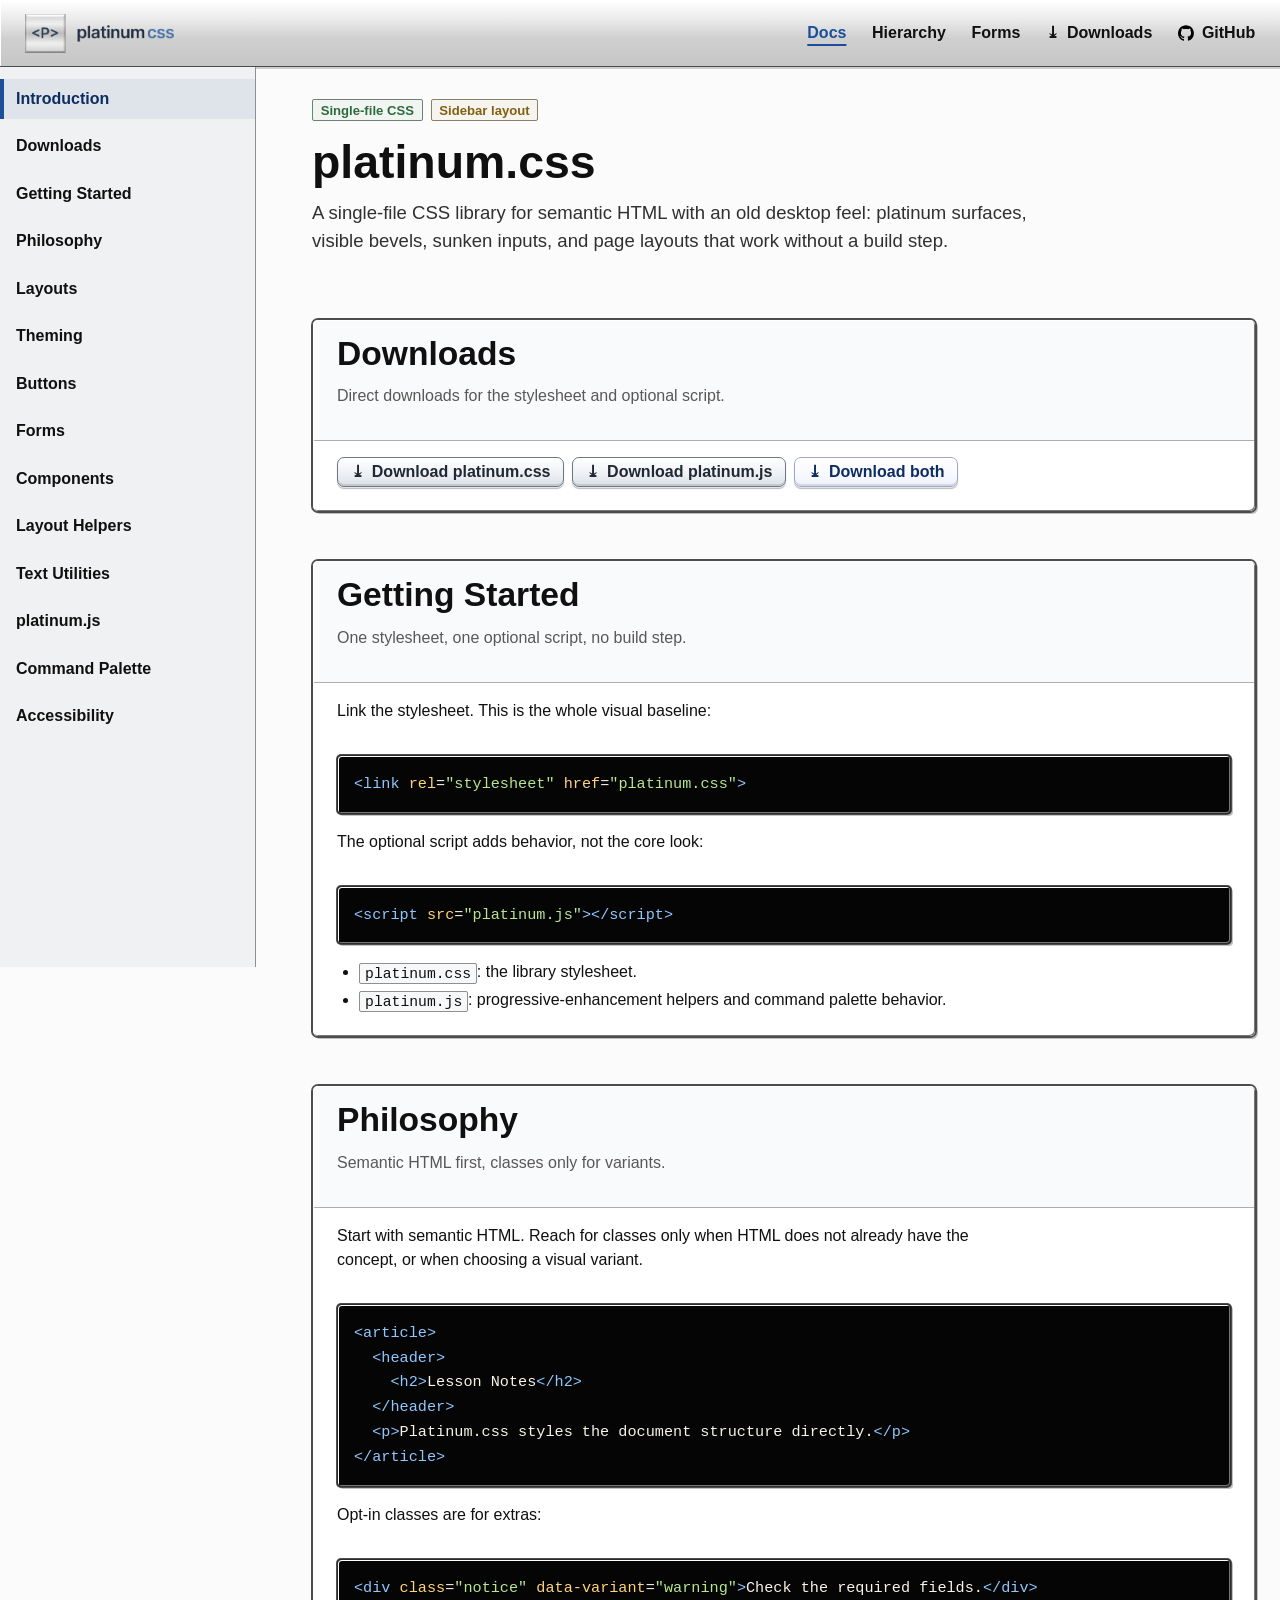
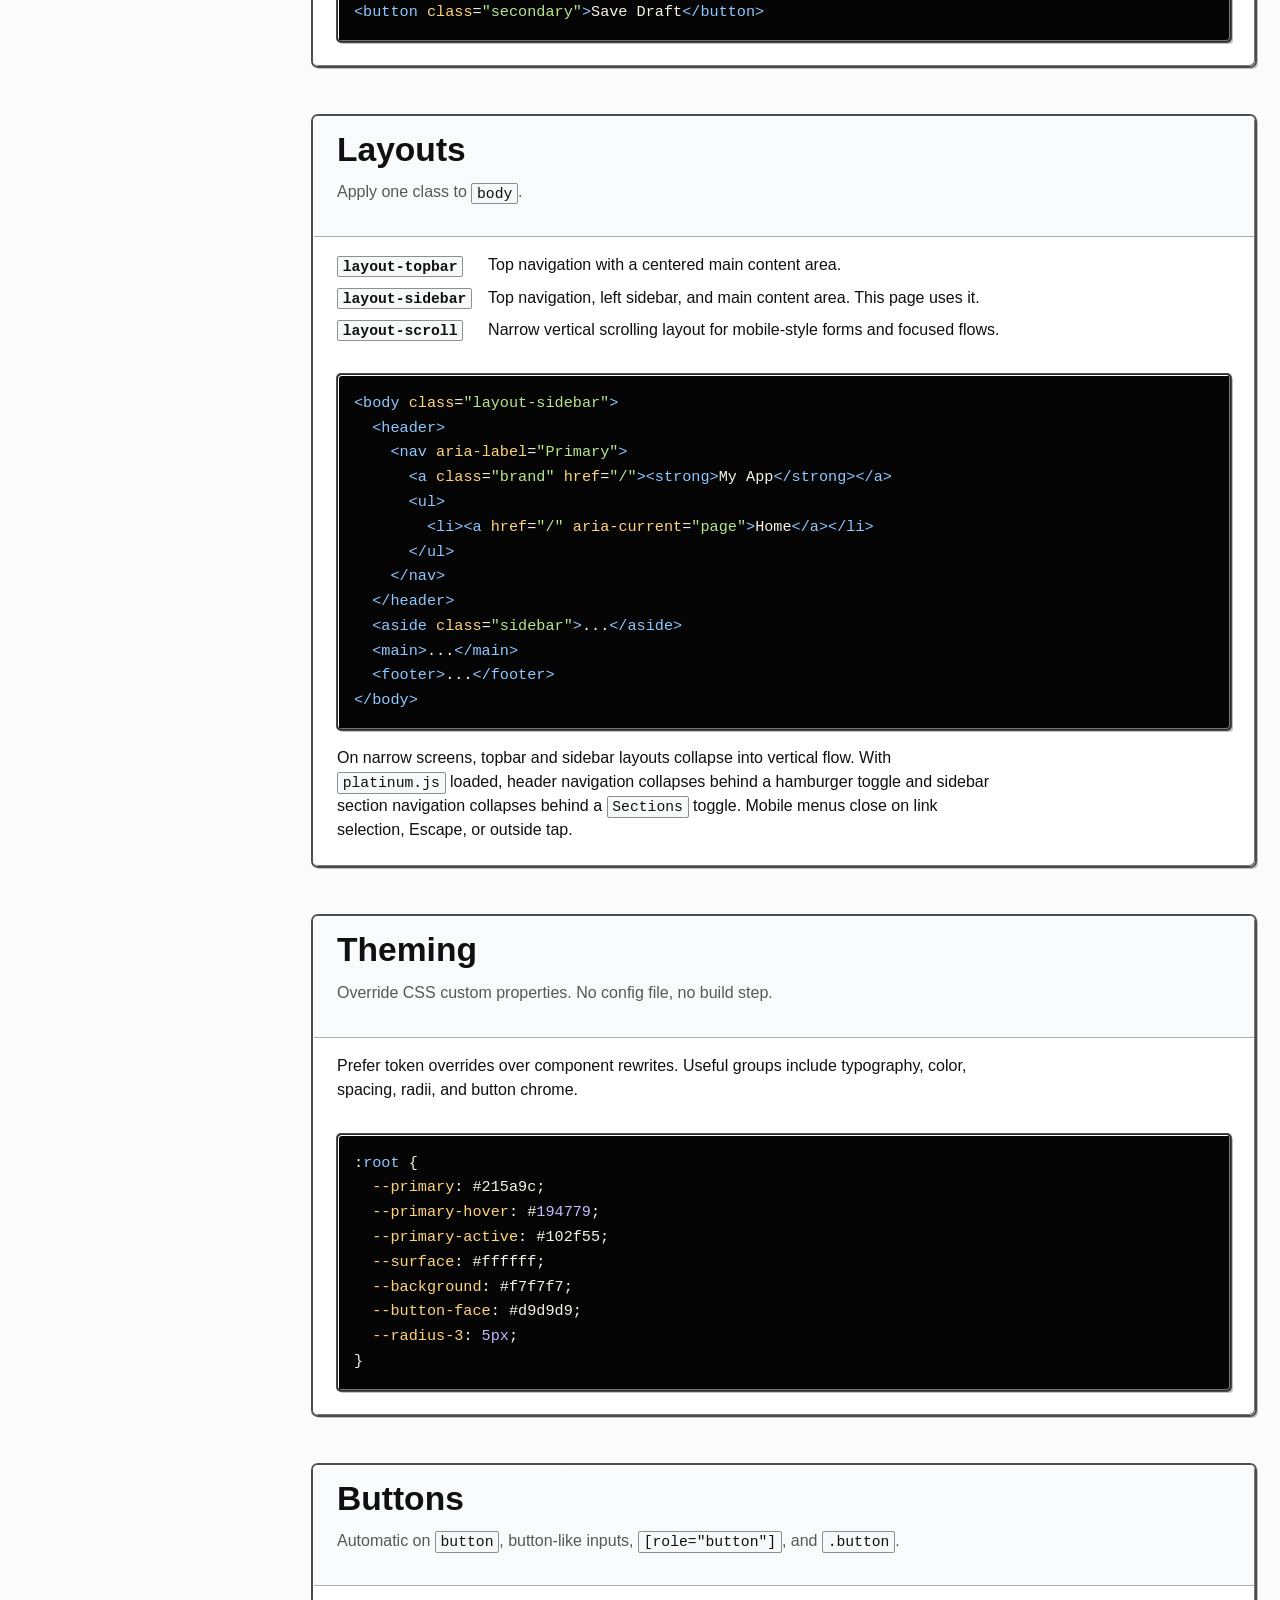
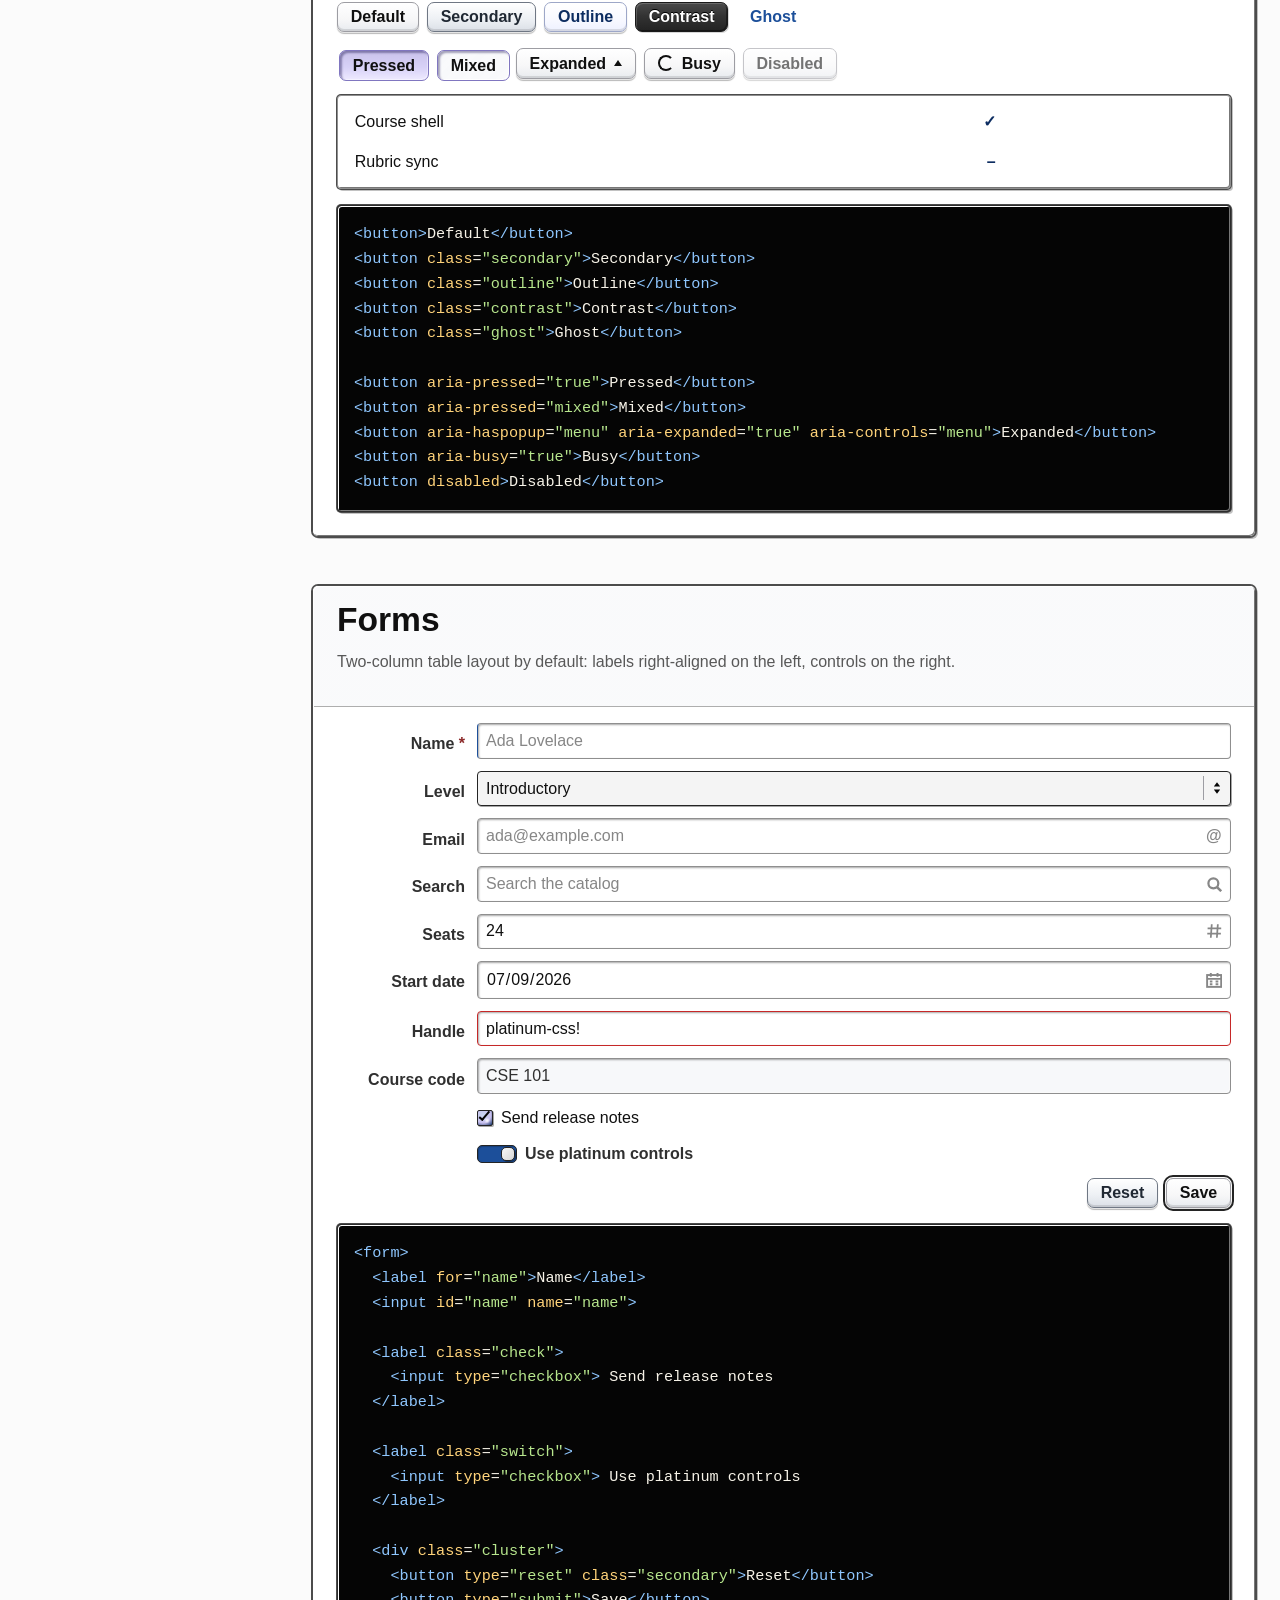
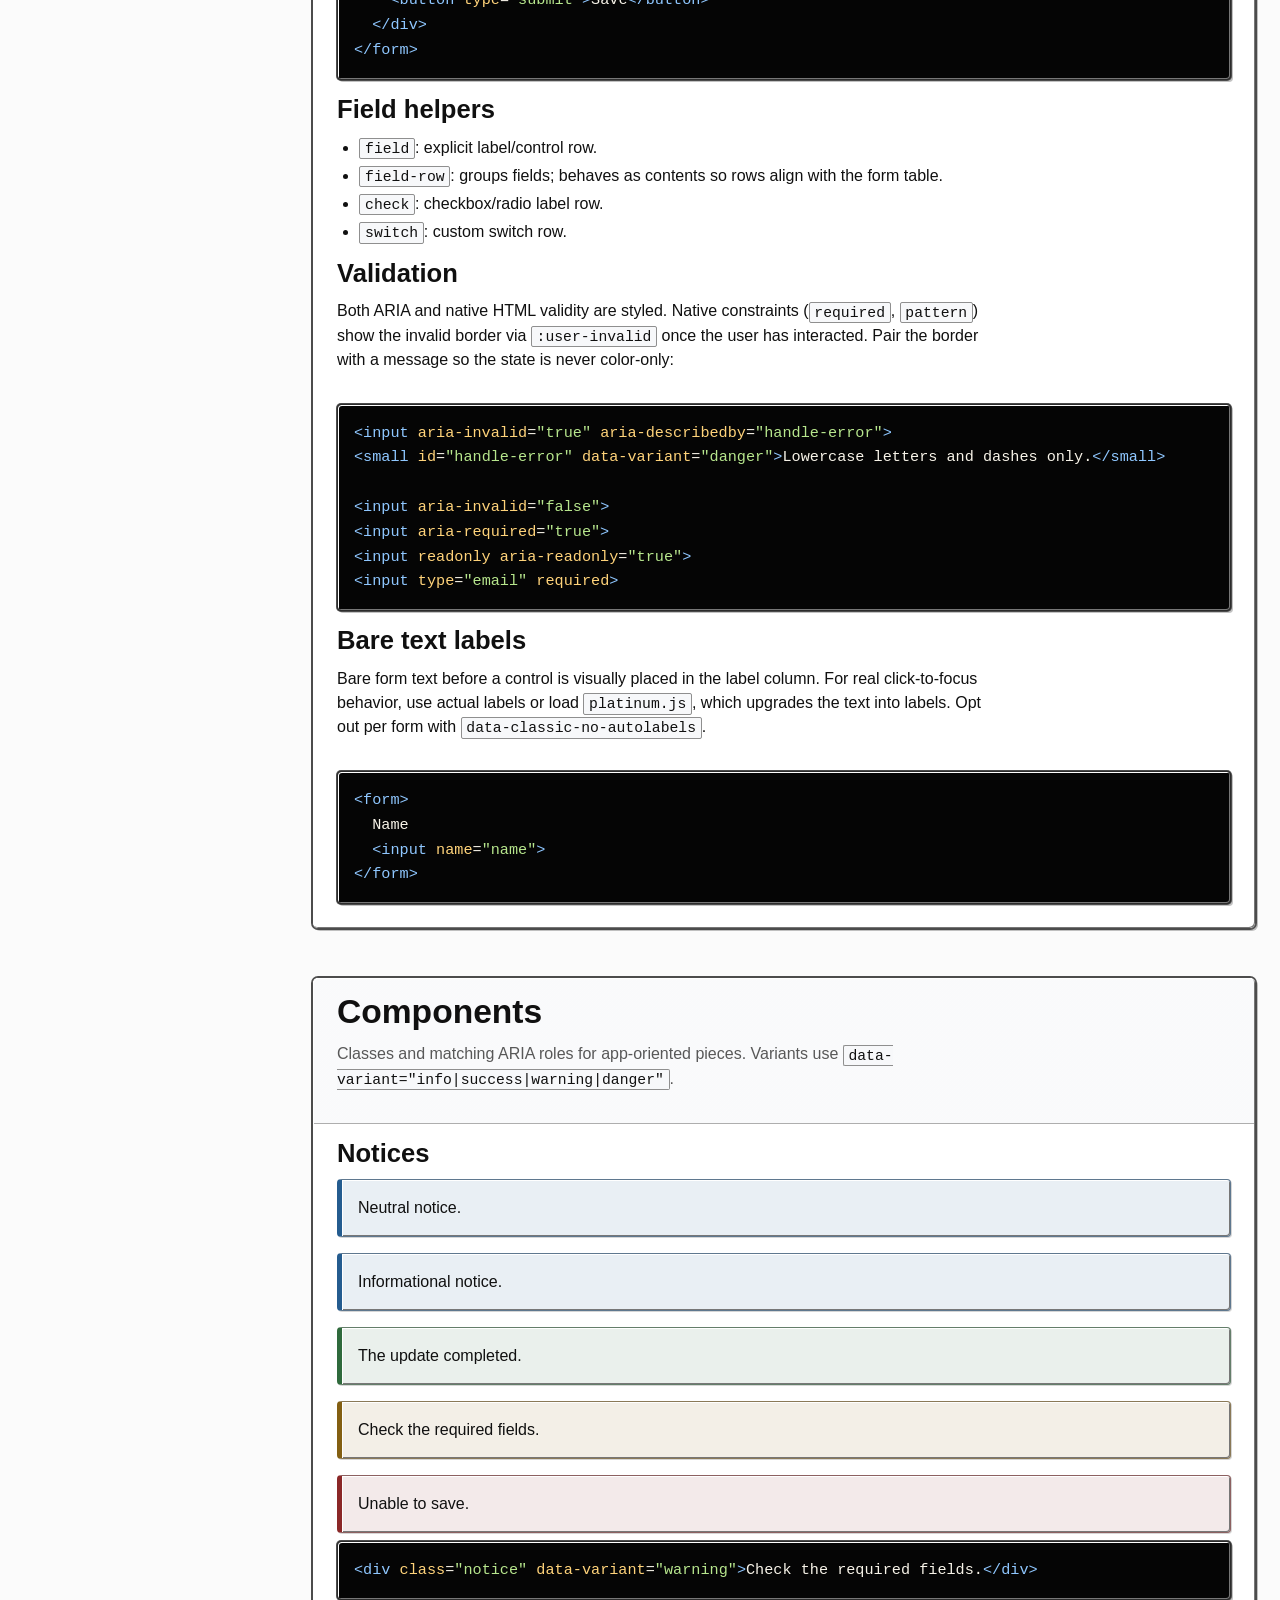
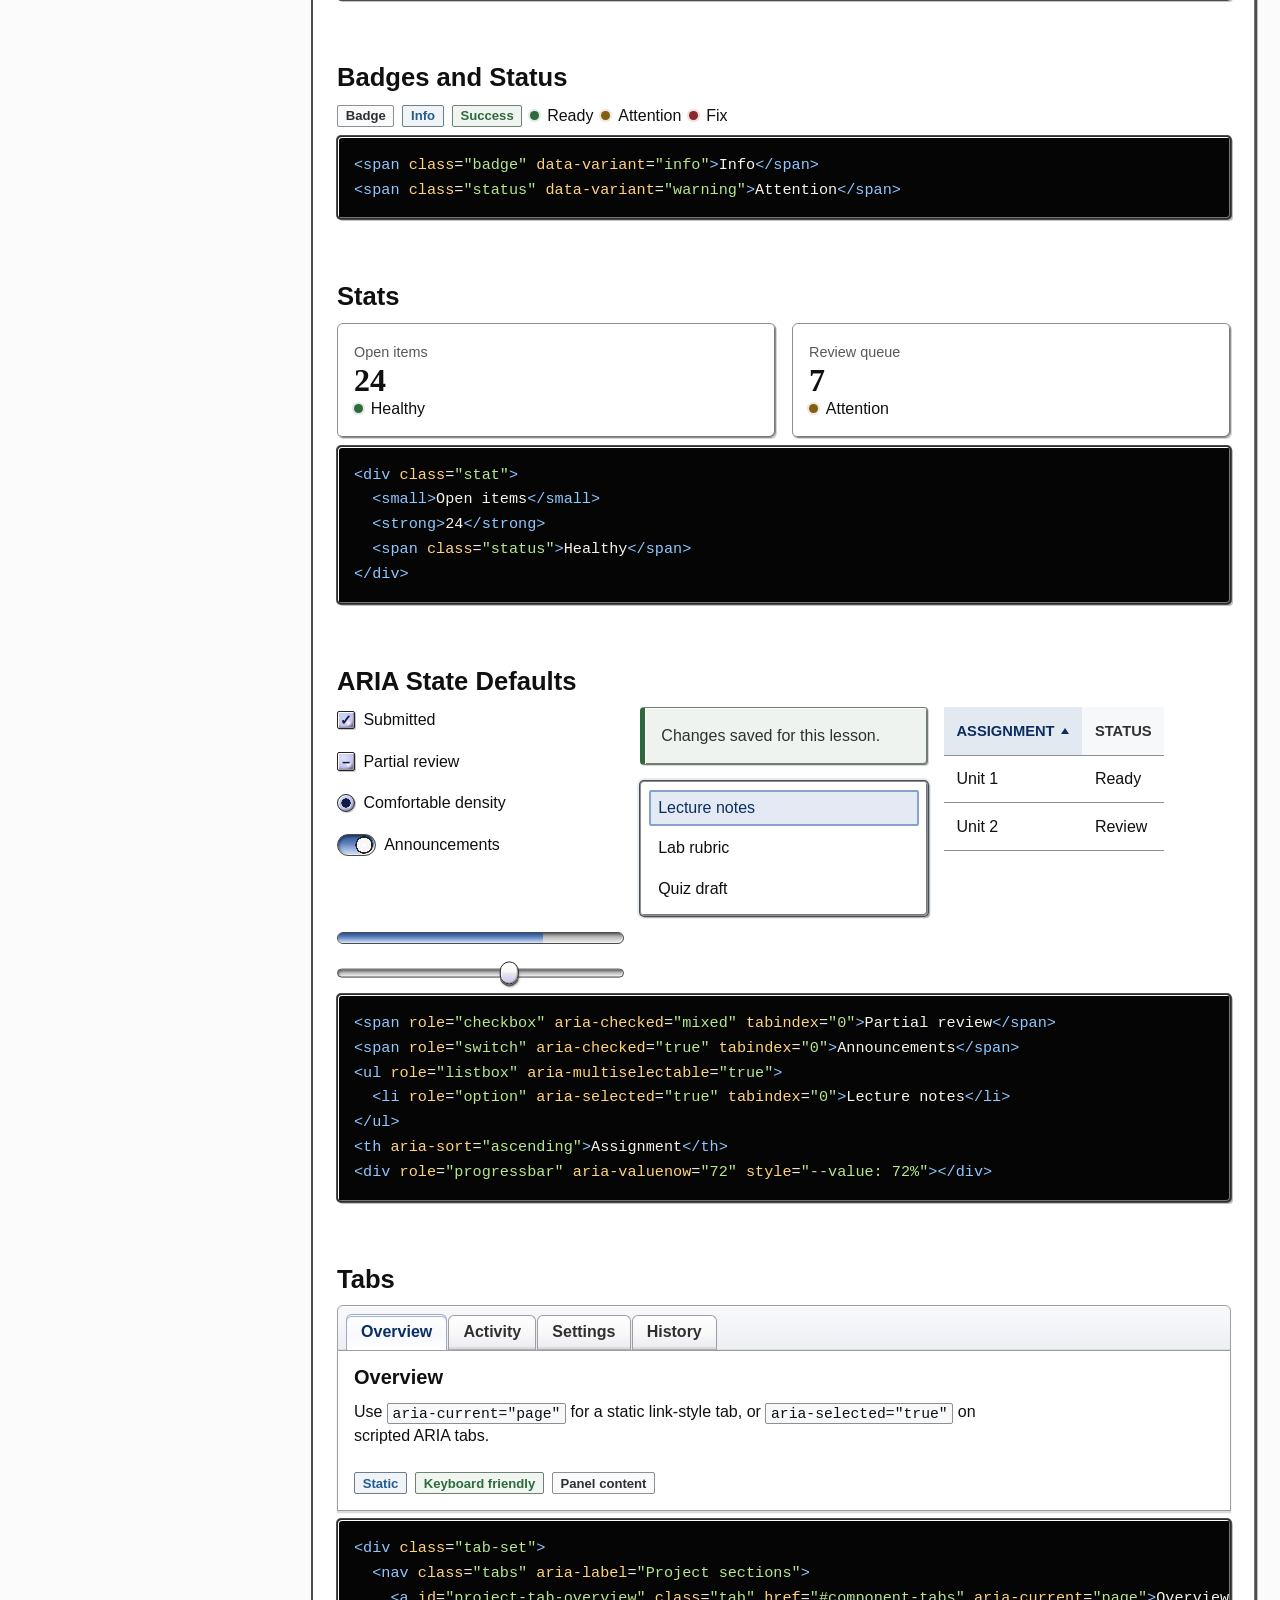
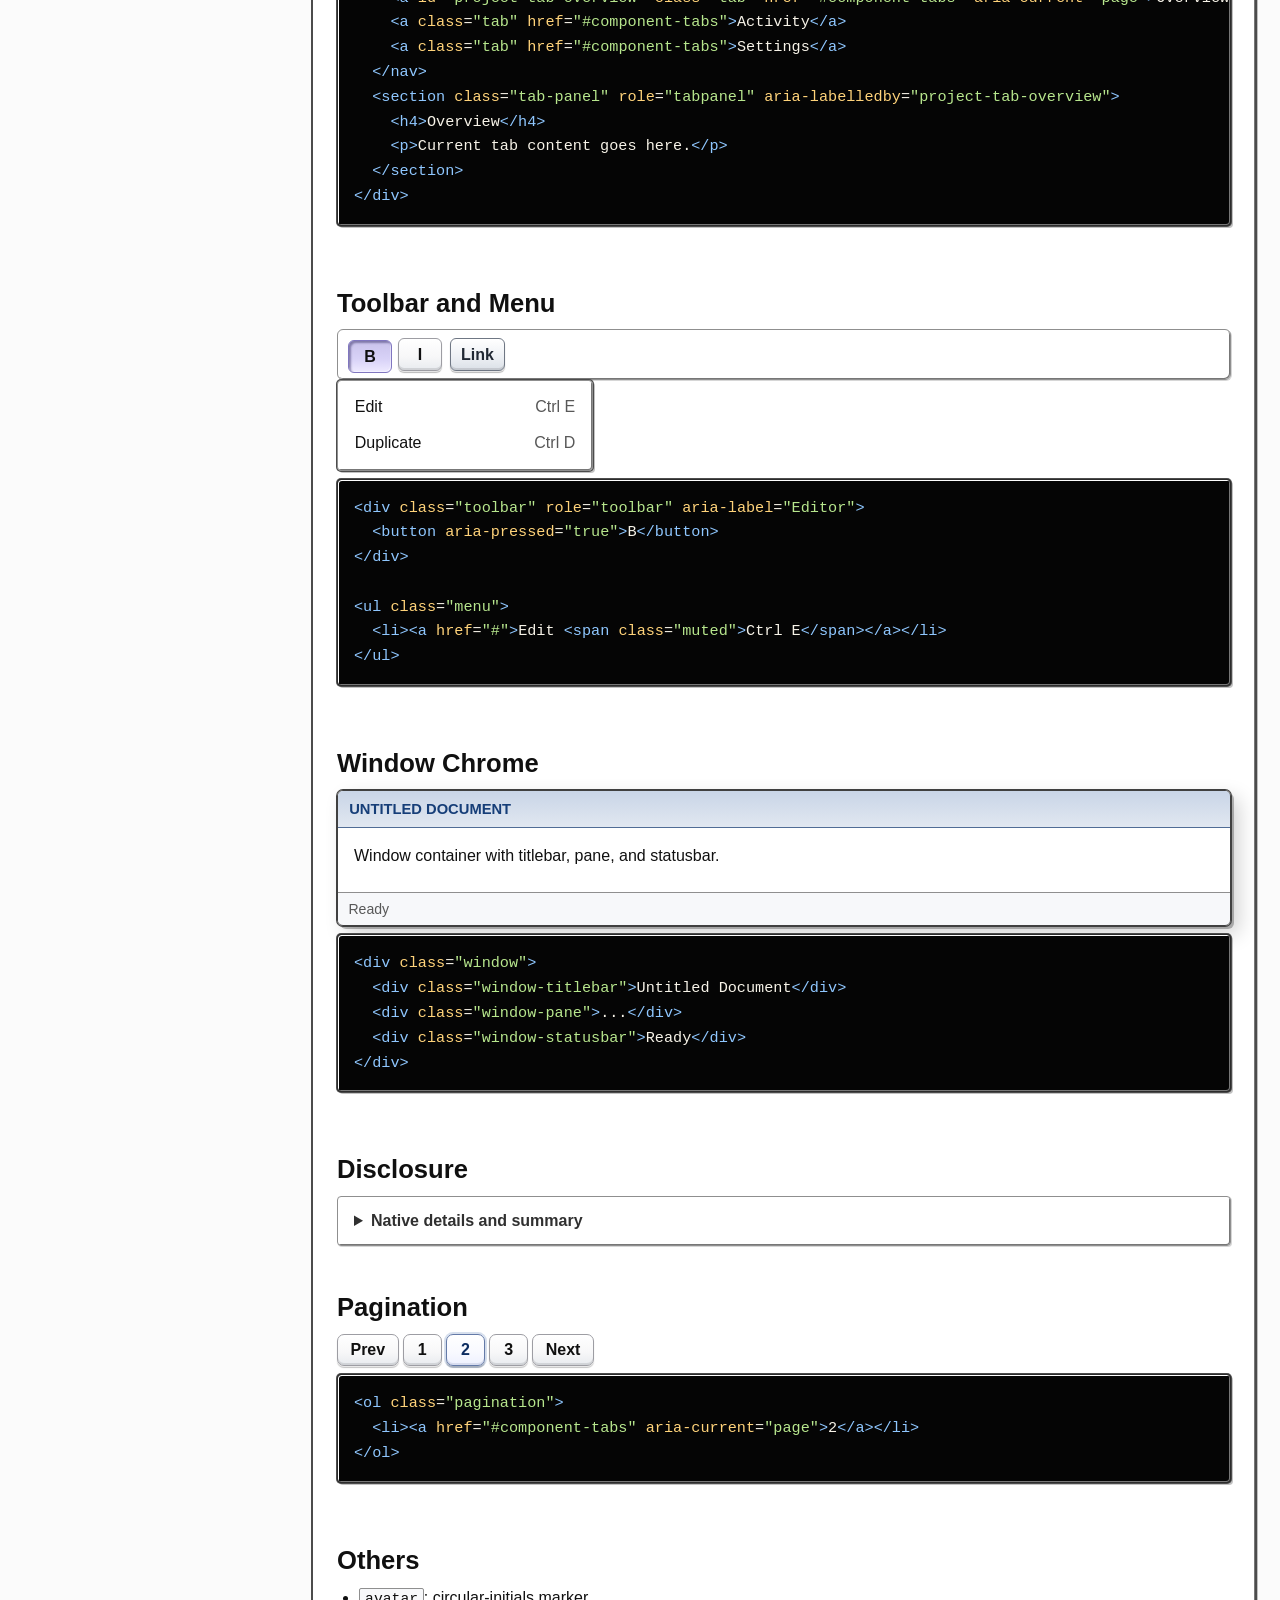
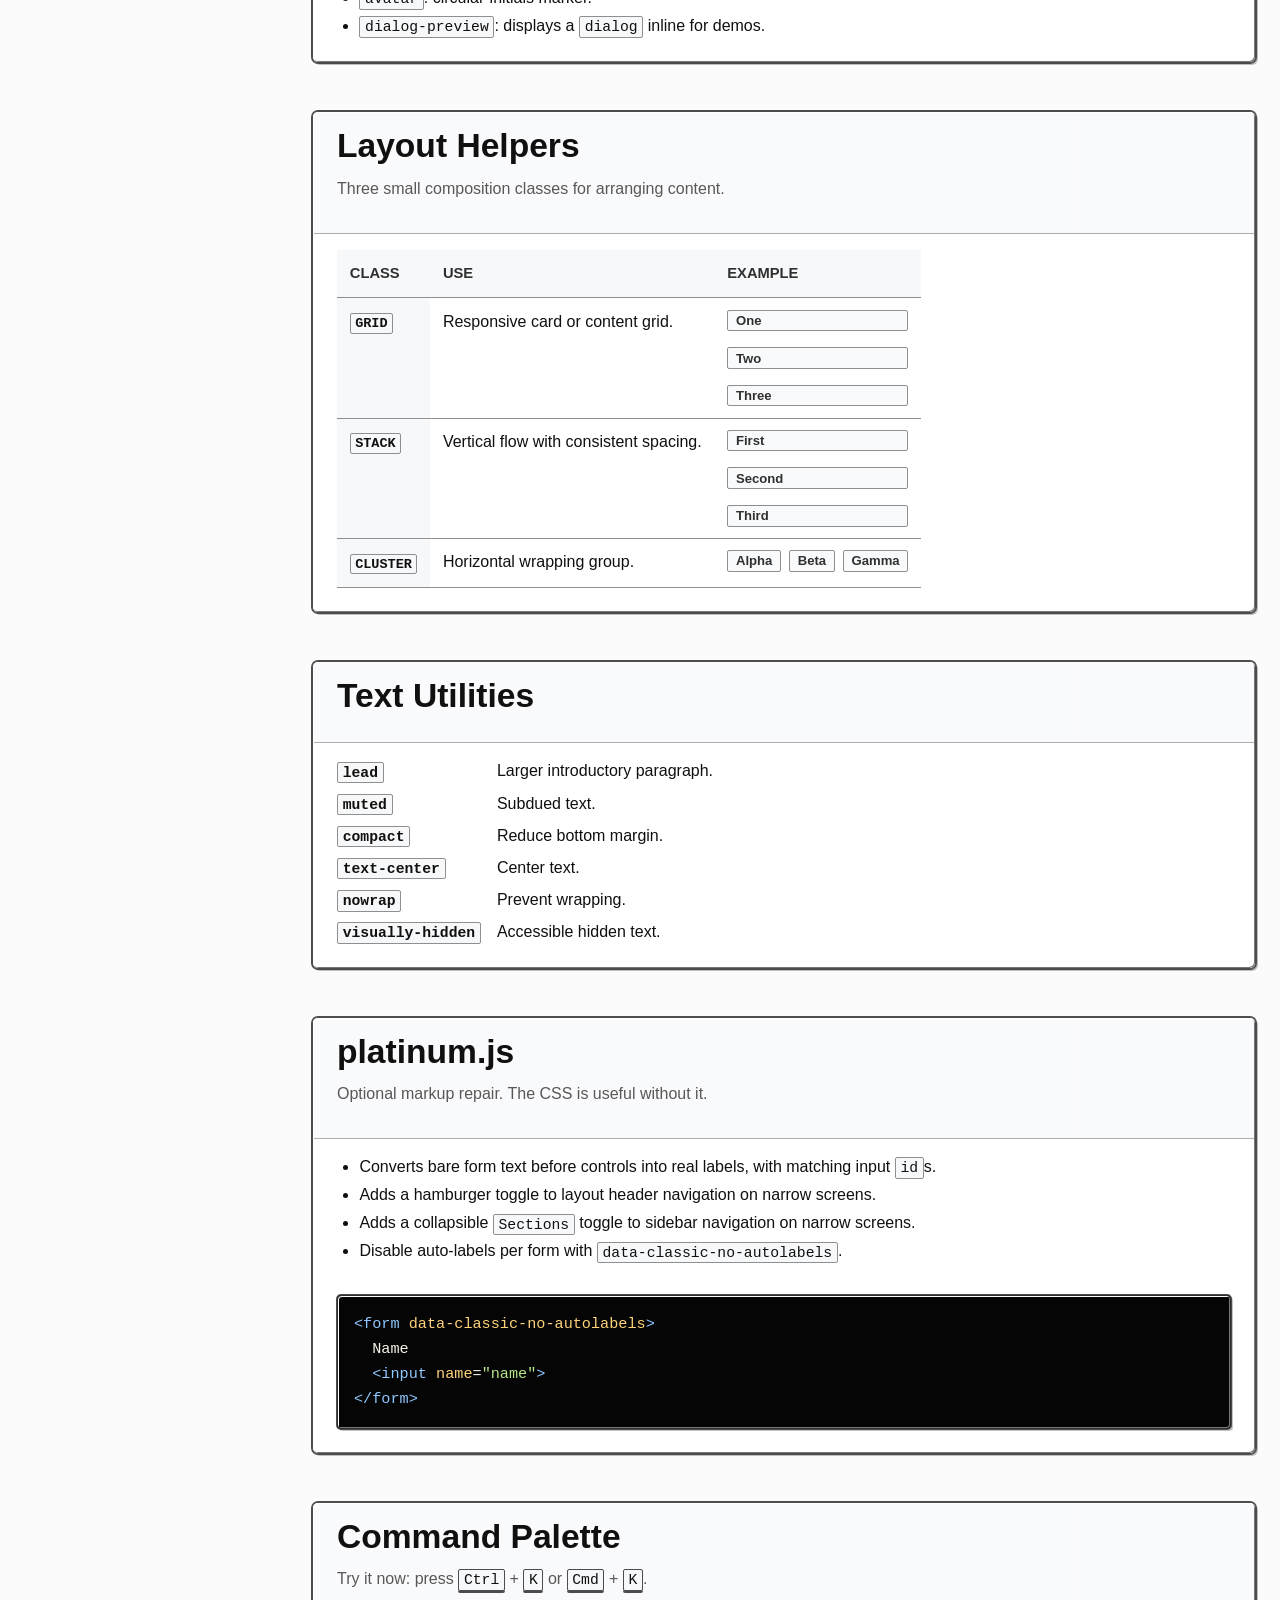
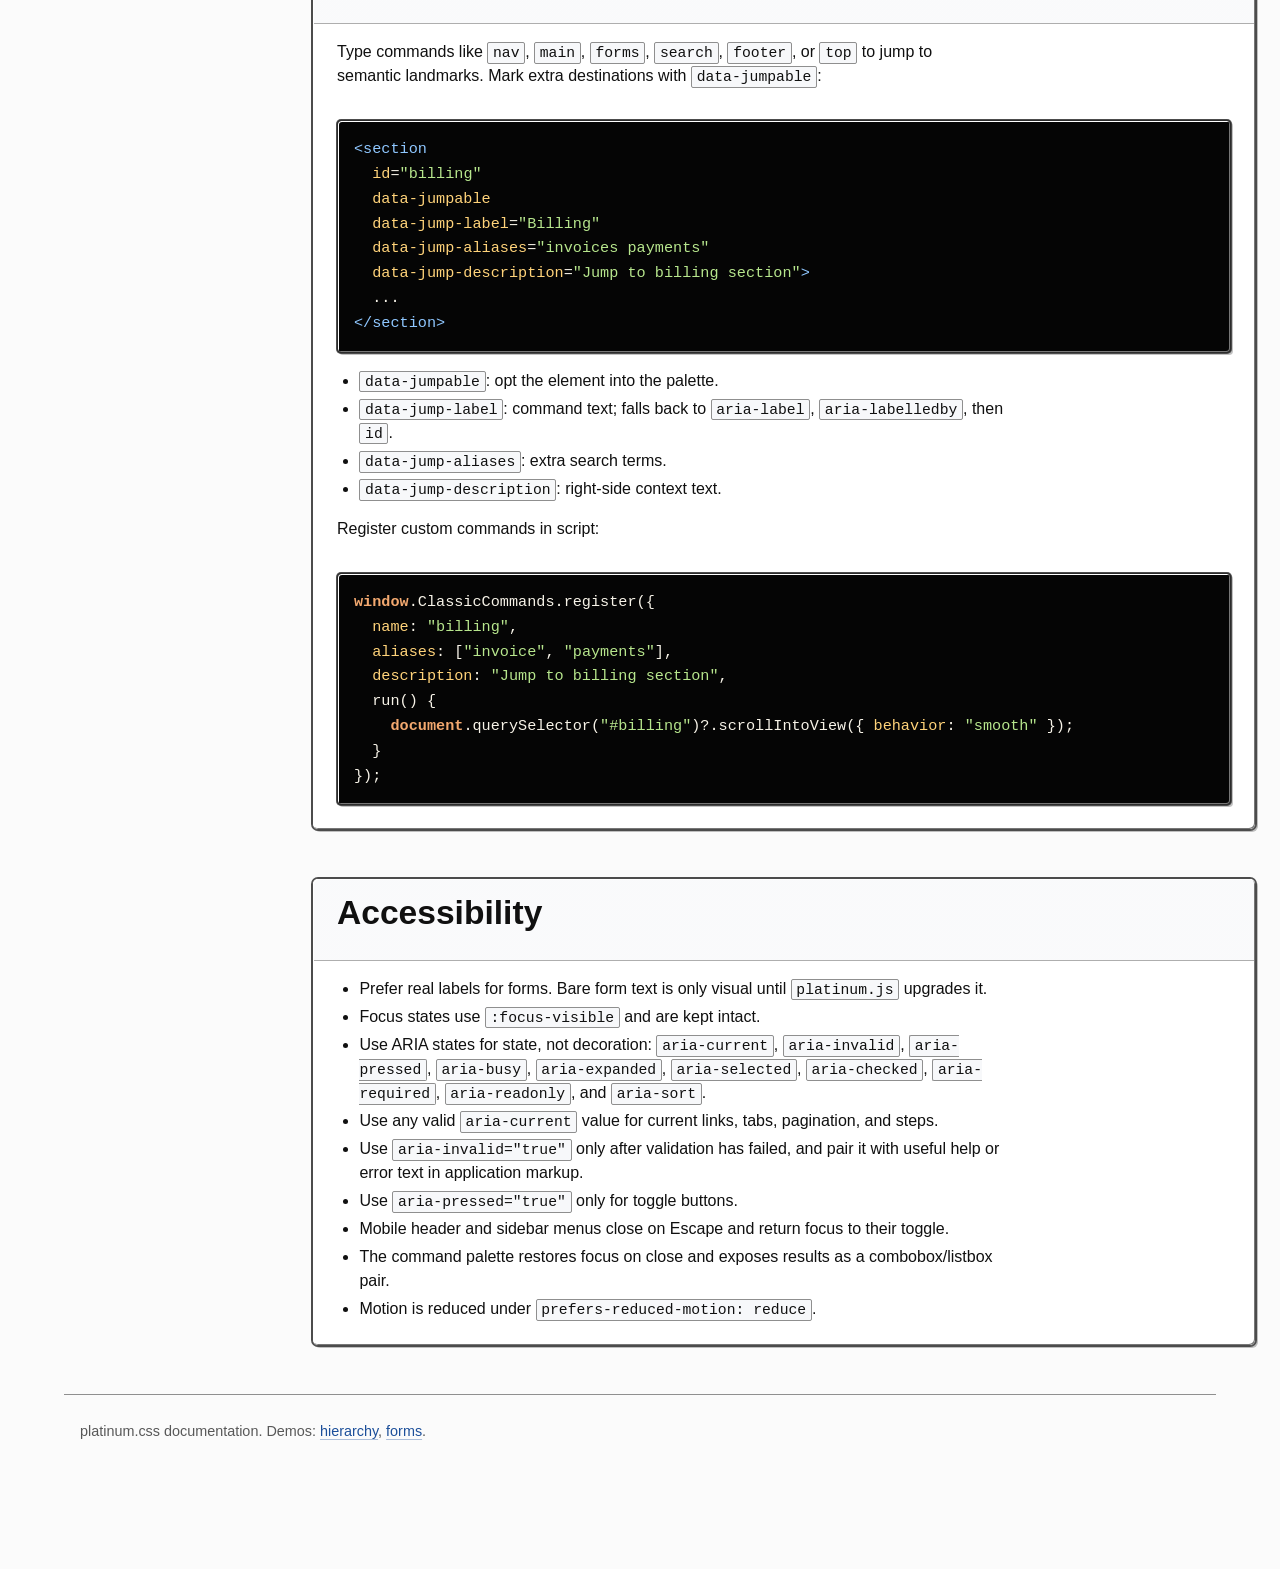
<file: index.html>
<!DOCTYPE html>
<html lang="en">
  <head>
    <meta charset="utf-8">
    <meta name="viewport" content="width=device-width, initial-scale=1">
    <title>platinum.css - Documentation</title>
    <link rel="icon" href="data:image/svg+xml,<svg xmlns=%22http://www.w3.org/2000/svg%22 viewBox=%220 0 100 100%22><text y=%22.9em%22 font-size=%2290%22>🏛️</text></svg>">
    <link rel="stylesheet" href="platinum.css">
  </head>
  <body class="layout-sidebar">
    <header>
      <nav aria-label="Primary">
        <a class="brand" href="index.html"><img class="brand-logo" src="assets/logo.svg" width="1432" height="391" alt="platinum.css"></a>
        <ul>
          <li><a href="index.html" aria-current="page">Docs</a></li>
          <li><a href="demo/base.html">Hierarchy</a></li>
          <li><a href="demo/forms.html">Forms</a></li>
          <li><a class="cluster" href="#downloads"><span aria-hidden="true">&#x2913;</span><span>Downloads</span></a></li>
          <li>
            <a class="cluster" href="https://github.com/msu/classic-css" aria-label="GitHub repository">
              <img src="assets/github-mark.svg" width="16" height="16" alt="">
              <span>GitHub</span>
            </a>
          </li>
        </ul>
      </nav>
    </header>

    <aside class="sidebar">
      <nav aria-label="Documentation sections">
        <ul>
          <li><a href="#intro-title" aria-current="page">Introduction</a></li>
          <li><a href="#downloads">Downloads</a></li>
          <li><a href="#getting-started">Getting Started</a></li>
          <li><a href="#philosophy">Philosophy</a></li>
          <li><a href="#layouts">Layouts</a></li>
          <li><a href="#theming">Theming</a></li>
          <li><a href="#buttons">Buttons</a></li>
          <li><a href="#forms">Forms</a></li>
          <li><a href="#components">Components</a></li>
          <li><a href="#helpers">Layout Helpers</a></li>
          <li><a href="#utilities">Text Utilities</a></li>
          <li><a href="#enhance">platinum.js</a></li>
          <li><a href="#commands">Command Palette</a></li>
          <li><a href="#accessibility">Accessibility</a></li>
        </ul>
      </nav>
    </aside>

    <main>
      <section class="cluster" aria-labelledby="intro-title" data-jumpable data-jump-label="Introduction" data-jump-aliases="intro overview">
        <div>
          <p class="cluster">
            <span class="badge" data-variant="success">Single-file CSS</span>
            <span class="badge" data-variant="warning">Sidebar layout</span>
          </p>
          <h1 id="intro-title">platinum.css</h1>
          <p class="lead">A single-file CSS library for semantic HTML with an old desktop feel: platinum surfaces, visible bevels, sunken inputs, and page layouts that work without a build step.</p>
        </div>
      </section>

      <article id="downloads" data-jumpable data-jump-label="Downloads" data-jump-aliases="download css js scripts files">
        <header>
          <h2>Downloads</h2>
          <p class="muted">Direct downloads for the stylesheet and optional script.</p>
        </header>
        <div class="cluster" role="group" aria-label="Download files">
          <a href="platinum.css" class="button secondary" download><span aria-hidden="true">&#x2913;</span><span>Download platinum.css</span></a>
          <a href="platinum.js" class="button secondary" download><span aria-hidden="true">&#x2913;</span><span>Download platinum.js</span></a>
          <button type="button" class="outline" data-download-all><span aria-hidden="true">&#x2913;</span><span>Download both</span></button>
        </div>
      </article>

      <article id="getting-started" data-jumpable data-jump-label="Getting started" data-jump-aliases="install usage setup">
        <header>
          <h2>Getting Started</h2>
          <p class="muted">One stylesheet, one optional script, no build step.</p>
        </header>
        <p>Link the stylesheet. This is the whole visual baseline:</p>
        <pre><code>&lt;link rel="stylesheet" href="platinum.css"&gt;</code></pre>
        <p>The optional script adds behavior, not the core look:</p>
        <pre><code>&lt;script src="platinum.js"&gt;&lt;/script&gt;</code></pre>
        <ul>
          <li><code>platinum.css</code>: the library stylesheet.</li>
          <li><code>platinum.js</code>: progressive-enhancement helpers and command palette behavior.</li>
        </ul>
      </article>

      <article id="philosophy" data-jumpable data-jump-label="Philosophy" data-jump-aliases="semantic markup goals">
        <header>
          <h2>Philosophy</h2>
          <p class="muted">Semantic HTML first, classes only for variants.</p>
        </header>
        <p>Start with semantic HTML. Reach for classes only when HTML does not already have the concept, or when choosing a visual variant.</p>
        <pre><code>&lt;article&gt;
  &lt;header&gt;
    &lt;h2&gt;Lesson Notes&lt;/h2&gt;
  &lt;/header&gt;
  &lt;p&gt;Platinum.css styles the document structure directly.&lt;/p&gt;
&lt;/article&gt;</code></pre>
        <p>Opt-in classes are for extras:</p>
        <pre><code>&lt;div class="notice" data-variant="warning"&gt;Check the required fields.&lt;/div&gt;
&lt;button class="secondary"&gt;Save Draft&lt;/button&gt;</code></pre>
      </article>

      <article id="layouts" data-jumpable data-jump-label="Layouts" data-jump-aliases="topbar sidebar scroll shells">
        <header>
          <h2>Layouts</h2>
          <p class="muted">Apply one class to <code>body</code>.</p>
        </header>
        <dl>
          <dt><code>layout-topbar</code></dt>
          <dd>Top navigation with a centered main content area.</dd>
          <dt><code>layout-sidebar</code></dt>
          <dd>Top navigation, left sidebar, and main content area. This page uses it.</dd>
          <dt><code>layout-scroll</code></dt>
          <dd>Narrow vertical scrolling layout for mobile-style forms and focused flows.</dd>
        </dl>
        <pre><code>&lt;body class="layout-sidebar"&gt;
  &lt;header&gt;
    &lt;nav aria-label="Primary"&gt;
      &lt;a class="brand" href="/"&gt;&lt;strong&gt;My App&lt;/strong&gt;&lt;/a&gt;
      &lt;ul&gt;
        &lt;li&gt;&lt;a href="/" aria-current="page"&gt;Home&lt;/a&gt;&lt;/li&gt;
      &lt;/ul&gt;
    &lt;/nav&gt;
  &lt;/header&gt;
  &lt;aside class="sidebar"&gt;...&lt;/aside&gt;
  &lt;main&gt;...&lt;/main&gt;
  &lt;footer&gt;...&lt;/footer&gt;
&lt;/body&gt;</code></pre>
        <p>On narrow screens, topbar and sidebar layouts collapse into vertical flow. With <code>platinum.js</code> loaded, header navigation collapses behind a hamburger toggle and sidebar section navigation collapses behind a <code>Sections</code> toggle. Mobile menus close on link selection, Escape, or outside tap.</p>
      </article>

      <article id="theming" data-jumpable data-jump-label="Theming" data-jump-aliases="variables custom properties tokens colors">
        <header>
          <h2>Theming</h2>
          <p class="muted">Override CSS custom properties. No config file, no build step.</p>
        </header>
        <p>Prefer token overrides over component rewrites. Useful groups include typography, color, spacing, radii, and button chrome.</p>
        <pre><code>:root {
  --primary: #215a9c;
  --primary-hover: #194779;
  --primary-active: #102f55;
  --surface: #ffffff;
  --background: #f7f7f7;
  --button-face: #d9d9d9;
  --radius-3: 5px;
}</code></pre>
      </article>

      <article id="buttons" data-jumpable data-jump-label="Buttons" data-jump-aliases="button variants states">
        <header>
          <h2>Buttons</h2>
          <p class="muted">Automatic on <code>button</code>, button-like inputs, <code>[role="button"]</code>, and <code>.button</code>.</p>
        </header>
        <div class="stack">
          <div class="cluster">
            <button type="button">Default</button>
            <button type="button" class="secondary">Secondary</button>
            <button type="button" class="outline">Outline</button>
            <button type="button" class="contrast">Contrast</button>
            <button type="button" class="ghost">Ghost</button>
          </div>
          <div class="cluster">
            <button type="button" aria-pressed="true">Pressed</button>
            <button type="button" aria-pressed="mixed">Mixed</button>
            <button type="button" aria-haspopup="menu" aria-expanded="true" aria-controls="button-menu-example">Expanded</button>
            <button type="button" aria-busy="true">Busy</button>
            <button type="button" disabled>Disabled</button>
          </div>
          <ul id="button-menu-example" role="menu" aria-label="Button menu example">
            <li role="menuitemcheckbox" aria-checked="true">Course shell</li>
            <li role="menuitemcheckbox" aria-checked="mixed">Rubric sync</li>
          </ul>
        </div>
        <pre><code>&lt;button&gt;Default&lt;/button&gt;
&lt;button class="secondary"&gt;Secondary&lt;/button&gt;
&lt;button class="outline"&gt;Outline&lt;/button&gt;
&lt;button class="contrast"&gt;Contrast&lt;/button&gt;
&lt;button class="ghost"&gt;Ghost&lt;/button&gt;

&lt;button aria-pressed="true"&gt;Pressed&lt;/button&gt;
&lt;button aria-pressed="mixed"&gt;Mixed&lt;/button&gt;
&lt;button aria-haspopup="menu" aria-expanded="true" aria-controls="menu"&gt;Expanded&lt;/button&gt;
&lt;button aria-busy="true"&gt;Busy&lt;/button&gt;
&lt;button disabled&gt;Disabled&lt;/button&gt;</code></pre>
      </article>

      <article id="forms" data-jumpable data-jump-label="Forms" data-jump-aliases="inputs labels validation">
        <header>
          <h2>Forms</h2>
          <p class="muted">Two-column table layout by default: labels right-aligned on the left, controls on the right.</p>
        </header>
        <form action="#" method="get">
          <label for="doc-name">Name</label>
          <input id="doc-name" name="doc-name" type="text" placeholder="Ada Lovelace" aria-required="true">

          <label for="doc-level">Level</label>
          <select id="doc-level" name="doc-level">
            <option>Introductory</option>
            <option>Advanced</option>
          </select>

          <label for="doc-email">Email</label>
          <input id="doc-email" name="doc-email" type="email" placeholder="ada@example.com">

          <label for="doc-search">Search</label>
          <input id="doc-search" name="doc-search" type="search" placeholder="Search the catalog">

          <label for="doc-seats">Seats</label>
          <input id="doc-seats" name="doc-seats" type="number" min="1" max="120" value="24">

          <label for="doc-start">Start date</label>
          <input id="doc-start" name="doc-start" type="date" value="2026-07-09">

          <label for="doc-handle">Handle</label>
          <input id="doc-handle" name="doc-handle" type="text" value="platinum-css!" aria-invalid="true">

          <label for="doc-code">Course code</label>
          <input id="doc-code" name="doc-code" type="text" value="CSE 101" readonly aria-readonly="true">

          <label class="check">
            <input type="checkbox" checked>
            Send release notes
          </label>

          <label class="switch">
            <input type="checkbox" checked>
            Use platinum controls
          </label>

          <div class="cluster">
            <button type="reset" class="secondary">Reset</button>
            <button type="submit">Save</button>
          </div>
        </form>
        <pre><code>&lt;form&gt;
  &lt;label for="name"&gt;Name&lt;/label&gt;
  &lt;input id="name" name="name"&gt;

  &lt;label class="check"&gt;
    &lt;input type="checkbox"&gt; Send release notes
  &lt;/label&gt;

  &lt;label class="switch"&gt;
    &lt;input type="checkbox"&gt; Use platinum controls
  &lt;/label&gt;

  &lt;div class="cluster"&gt;
    &lt;button type="reset" class="secondary"&gt;Reset&lt;/button&gt;
    &lt;button type="submit"&gt;Save&lt;/button&gt;
  &lt;/div&gt;
&lt;/form&gt;</code></pre>
        <h3>Field helpers</h3>
        <ul>
          <li><code>field</code>: explicit label/control row.</li>
          <li><code>field-row</code>: groups fields; behaves as contents so rows align with the form table.</li>
          <li><code>check</code>: checkbox/radio label row.</li>
          <li><code>switch</code>: custom switch row.</li>
        </ul>
        <h3>Validation</h3>
        <p>Both ARIA and native HTML validity are styled. Native constraints (<code>required</code>, <code>pattern</code>) show the invalid border via <code>:user-invalid</code> once the user has interacted. Pair the border with a message so the state is never color-only:</p>
        <pre><code>&lt;input aria-invalid="true" aria-describedby="handle-error"&gt;
&lt;small id="handle-error" data-variant="danger"&gt;Lowercase letters and dashes only.&lt;/small&gt;

&lt;input aria-invalid="false"&gt;
&lt;input aria-required="true"&gt;
&lt;input readonly aria-readonly="true"&gt;
&lt;input type="email" required&gt;</code></pre>
        <h3>Bare text labels</h3>
        <p>Bare form text before a control is visually placed in the label column. For real click-to-focus behavior, use actual labels or load <code>platinum.js</code>, which upgrades the text into labels. Opt out per form with <code>data-classic-no-autolabels</code>.</p>
        <pre><code>&lt;form&gt;
  Name
  &lt;input name="name"&gt;
&lt;/form&gt;</code></pre>
      </article>

      <article id="components" class="docs-sectioned" data-jumpable data-jump-label="Components" data-jump-aliases="notices badges tabs menus windows">
        <header>
          <h2>Components</h2>
          <p class="muted">Classes and matching ARIA roles for app-oriented pieces. Variants use <code>data-variant="info|success|warning|danger"</code>.</p>
        </header>

        <h3>Notices</h3>
        <div class="stack">
          <div class="notice">Neutral notice.</div>
          <div class="notice" data-variant="info">Informational notice.</div>
          <div class="notice" data-variant="success">The update completed.</div>
          <div class="notice" data-variant="warning">Check the required fields.</div>
          <div class="notice" data-variant="danger">Unable to save.</div>
        </div>
        <pre><code>&lt;div class="notice" data-variant="warning"&gt;Check the required fields.&lt;/div&gt;</code></pre>

        <h3>Badges and Status</h3>
        <div class="cluster">
          <span class="badge">Badge</span>
          <span class="badge" data-variant="info">Info</span>
          <span class="badge" data-variant="success">Success</span>
          <span class="status">Ready</span>
          <span class="status" data-variant="warning">Attention</span>
          <span class="status" data-variant="danger">Fix</span>
        </div>
        <pre><code>&lt;span class="badge" data-variant="info"&gt;Info&lt;/span&gt;
&lt;span class="status" data-variant="warning"&gt;Attention&lt;/span&gt;</code></pre>

        <h3>Stats</h3>
        <div class="grid">
          <div class="stat">
            <small>Open items</small>
            <strong>24</strong>
            <span class="status">Healthy</span>
          </div>
          <div class="stat">
            <small>Review queue</small>
            <strong>7</strong>
            <span class="status" data-variant="warning">Attention</span>
          </div>
        </div>
        <pre><code>&lt;div class="stat"&gt;
  &lt;small&gt;Open items&lt;/small&gt;
  &lt;strong&gt;24&lt;/strong&gt;
  &lt;span class="status"&gt;Healthy&lt;/span&gt;
&lt;/div&gt;</code></pre>

        <h3>ARIA State Defaults</h3>
        <div class="grid">
          <div class="stack">
            <span role="checkbox" aria-checked="true" tabindex="0">Submitted</span>
            <span role="checkbox" aria-checked="mixed" tabindex="0">Partial review</span>
            <span role="radio" aria-checked="true" tabindex="0">Comfortable density</span>
            <span role="switch" aria-checked="true" tabindex="0">Announcements</span>
          </div>
          <div class="stack">
            <div role="status">Changes saved for this lesson.</div>
            <ul role="listbox" aria-label="Review queue" aria-multiselectable="true">
              <li role="option" aria-selected="true" tabindex="0">Lecture notes</li>
              <li role="option" tabindex="-1">Lab rubric</li>
              <li role="option" tabindex="-1">Quiz draft</li>
            </ul>
          </div>
          <table>
            <thead>
              <tr>
                <th scope="col" aria-sort="ascending">Assignment</th>
                <th scope="col">Status</th>
              </tr>
            </thead>
            <tbody>
              <tr>
                <td>Unit 1</td>
                <td>Ready</td>
              </tr>
              <tr>
                <td>Unit 2</td>
                <td>Review</td>
              </tr>
            </tbody>
          </table>
          <div class="stack">
            <div role="progressbar" aria-valuemin="0" aria-valuemax="100" aria-valuenow="72" style="--value: 72%"></div>
            <div role="slider" aria-valuemin="0" aria-valuemax="10" aria-valuenow="6" style="--value: 60%" tabindex="0"></div>
          </div>
        </div>
        <pre><code>&lt;span role="checkbox" aria-checked="mixed" tabindex="0"&gt;Partial review&lt;/span&gt;
&lt;span role="switch" aria-checked="true" tabindex="0"&gt;Announcements&lt;/span&gt;
&lt;ul role="listbox" aria-multiselectable="true"&gt;
  &lt;li role="option" aria-selected="true" tabindex="0"&gt;Lecture notes&lt;/li&gt;
&lt;/ul&gt;
&lt;th aria-sort="ascending"&gt;Assignment&lt;/th&gt;
&lt;div role="progressbar" aria-valuenow="72" style="--value: 72%"&gt;&lt;/div&gt;</code></pre>

        <h3 id="component-tabs">Tabs</h3>
        <div class="tab-set">
          <nav class="tabs" aria-label="Project sections">
            <a id="project-tab-overview" class="tab" href="#component-tabs" aria-current="page">Overview</a>
            <a class="tab" href="#component-tabs">Activity</a>
            <a class="tab" href="#component-tabs">Settings</a>
            <a class="tab" href="#component-tabs">History</a>
          </nav>
          <section class="tab-panel stack" role="tabpanel" aria-labelledby="project-tab-overview">
            <div>
              <h4>Overview</h4>
              <p class="compact">Use <code>aria-current="page"</code> for a static link-style tab, or <code>aria-selected="true"</code> on scripted ARIA tabs.</p>
            </div>
            <div class="cluster">
              <span class="badge" data-variant="info">Static</span>
              <span class="badge" data-variant="success">Keyboard friendly</span>
              <span class="badge">Panel content</span>
            </div>
          </section>
        </div>
        <pre><code>&lt;div class="tab-set"&gt;
  &lt;nav class="tabs" aria-label="Project sections"&gt;
    &lt;a id="project-tab-overview" class="tab" href="#component-tabs" aria-current="page"&gt;Overview&lt;/a&gt;
    &lt;a class="tab" href="#component-tabs"&gt;Activity&lt;/a&gt;
    &lt;a class="tab" href="#component-tabs"&gt;Settings&lt;/a&gt;
  &lt;/nav&gt;
  &lt;section class="tab-panel" role="tabpanel" aria-labelledby="project-tab-overview"&gt;
    &lt;h4&gt;Overview&lt;/h4&gt;
    &lt;p&gt;Current tab content goes here.&lt;/p&gt;
  &lt;/section&gt;
&lt;/div&gt;</code></pre>

        <h3>Toolbar and Menu</h3>
        <div class="toolbar" role="toolbar" aria-label="Example toolbar">
          <button type="button" aria-pressed="true">B</button>
          <button type="button">I</button>
          <button type="button" class="secondary">Link</button>
        </div>
        <ul class="menu docs-menu-example">
          <li><a href="#components">Edit <span class="muted">Ctrl E</span></a></li>
          <li><a href="#components">Duplicate <span class="muted">Ctrl D</span></a></li>
        </ul>
        <pre><code>&lt;div class="toolbar" role="toolbar" aria-label="Editor"&gt;
  &lt;button aria-pressed="true"&gt;B&lt;/button&gt;
&lt;/div&gt;

&lt;ul class="menu"&gt;
  &lt;li&gt;&lt;a href="#"&gt;Edit &lt;span class="muted"&gt;Ctrl E&lt;/span&gt;&lt;/a&gt;&lt;/li&gt;
&lt;/ul&gt;</code></pre>

        <h3>Window Chrome</h3>
        <div class="window">
          <div class="window-titlebar">Untitled Document</div>
          <div class="window-pane">
            <p class="compact">Window container with titlebar, pane, and statusbar.</p>
          </div>
          <div class="window-statusbar">Ready</div>
        </div>
        <pre><code>&lt;div class="window"&gt;
  &lt;div class="window-titlebar"&gt;Untitled Document&lt;/div&gt;
  &lt;div class="window-pane"&gt;...&lt;/div&gt;
  &lt;div class="window-statusbar"&gt;Ready&lt;/div&gt;
&lt;/div&gt;</code></pre>

        <h3>Disclosure</h3>
        <details>
          <summary>Native details and summary</summary>
          <p>No classes needed.</p>
        </details>

        <h3>Pagination</h3>
        <nav aria-label="Pagination example">
          <ol class="pagination">
            <li><a href="#component-tabs" aria-label="Previous page">Prev</a></li>
            <li><a href="#component-tabs">1</a></li>
            <li><a href="#component-tabs" aria-current="page">2</a></li>
            <li><a href="#component-tabs">3</a></li>
            <li><a href="#component-tabs" aria-label="Next page">Next</a></li>
          </ol>
        </nav>
        <pre><code>&lt;ol class="pagination"&gt;
  &lt;li&gt;&lt;a href="#component-tabs" aria-current="page"&gt;2&lt;/a&gt;&lt;/li&gt;
&lt;/ol&gt;</code></pre>

        <h3>Others</h3>
        <ul>
          <li><code>avatar</code>: circular-initials marker.</li>
          <li><code>dialog-preview</code>: displays a <code>dialog</code> inline for demos.</li>
        </ul>
      </article>

      <article id="helpers" data-jumpable data-jump-label="Layout helpers" data-jump-aliases="grid stack cluster">
        <header>
          <h2>Layout Helpers</h2>
          <p class="muted">Three small composition classes for arranging content.</p>
        </header>
        <table>
          <thead>
            <tr>
              <th scope="col">Class</th>
              <th scope="col">Use</th>
              <th scope="col">Example</th>
            </tr>
          </thead>
          <tbody>
            <tr>
              <th scope="row"><code>grid</code></th>
              <td>Responsive card or content grid.</td>
              <td>
                <div class="grid" aria-label="Grid helper example">
                  <span class="badge">One</span>
                  <span class="badge">Two</span>
                  <span class="badge">Three</span>
                </div>
              </td>
            </tr>
            <tr>
              <th scope="row"><code>stack</code></th>
              <td>Vertical flow with consistent spacing.</td>
              <td>
                <div class="stack" aria-label="Stack helper example">
                  <span class="badge">First</span>
                  <span class="badge">Second</span>
                  <span class="badge">Third</span>
                </div>
              </td>
            </tr>
            <tr>
              <th scope="row"><code>cluster</code></th>
              <td>Horizontal wrapping group.</td>
              <td>
                <div class="cluster" aria-label="Cluster helper example">
                  <span class="badge">Alpha</span>
                  <span class="badge">Beta</span>
                  <span class="badge">Gamma</span>
                </div>
              </td>
            </tr>
          </tbody>
        </table>
      </article>

      <article id="utilities" data-jumpable data-jump-label="Text utilities" data-jump-aliases="lead muted compact hidden">
        <header>
          <h2>Text Utilities</h2>
        </header>
        <dl>
          <dt><code>lead</code></dt>
          <dd>Larger introductory paragraph.</dd>
          <dt><code>muted</code></dt>
          <dd>Subdued text.</dd>
          <dt><code>compact</code></dt>
          <dd>Reduce bottom margin.</dd>
          <dt><code>text-center</code></dt>
          <dd>Center text.</dd>
          <dt><code>nowrap</code></dt>
          <dd>Prevent wrapping.</dd>
          <dt><code>visually-hidden</code></dt>
          <dd>Accessible hidden text.</dd>
        </dl>
      </article>

      <article id="enhance" data-jumpable data-jump-label="Enhance script" data-jump-aliases="autolabels hamburger enhance">
        <header>
          <h2>platinum.js</h2>
          <p class="muted">Optional markup repair. The CSS is useful without it.</p>
        </header>
        <ul>
          <li>Converts bare form text before controls into real labels, with matching input <code>id</code>s.</li>
          <li>Adds a hamburger toggle to layout header navigation on narrow screens.</li>
          <li>Adds a collapsible <code>Sections</code> toggle to sidebar navigation on narrow screens.</li>
          <li>Disable auto-labels per form with <code>data-classic-no-autolabels</code>.</li>
        </ul>
        <pre><code>&lt;form data-classic-no-autolabels&gt;
  Name
  &lt;input name="name"&gt;
&lt;/form&gt;</code></pre>
      </article>

      <article id="commands" data-jumpable data-jump-label="Command palette" data-jump-aliases="ctrl+k jump commands">
        <header>
          <h2>Command Palette</h2>
          <p class="muted">Try it now: press <kbd>Ctrl</kbd> + <kbd>K</kbd> or <kbd>Cmd</kbd> + <kbd>K</kbd>.</p>
        </header>
        <p>Type commands like <code>nav</code>, <code>main</code>, <code>forms</code>, <code>search</code>, <code>footer</code>, or <code>top</code> to jump to semantic landmarks. Mark extra destinations with <code>data-jumpable</code>:</p>
        <pre><code>&lt;section
  id="billing"
  data-jumpable
  data-jump-label="Billing"
  data-jump-aliases="invoices payments"
  data-jump-description="Jump to billing section"&gt;
  ...
&lt;/section&gt;</code></pre>
        <ul>
          <li><code>data-jumpable</code>: opt the element into the palette.</li>
          <li><code>data-jump-label</code>: command text; falls back to <code>aria-label</code>, <code>aria-labelledby</code>, then <code>id</code>.</li>
          <li><code>data-jump-aliases</code>: extra search terms.</li>
          <li><code>data-jump-description</code>: right-side context text.</li>
        </ul>
        <p>Register custom commands in script:</p>
        <pre><code>window.ClassicCommands.register({
  name: "billing",
  aliases: ["invoice", "payments"],
  description: "Jump to billing section",
  run() {
    document.querySelector("#billing")?.scrollIntoView({ behavior: "smooth" });
  }
});</code></pre>
      </article>

      <article id="accessibility" data-jumpable data-jump-label="Accessibility" data-jump-aliases="aria focus motion">
        <header>
          <h2>Accessibility</h2>
        </header>
        <ul>
          <li>Prefer real labels for forms. Bare form text is only visual until <code>platinum.js</code> upgrades it.</li>
          <li>Focus states use <code>:focus-visible</code> and are kept intact.</li>
          <li>Use ARIA states for state, not decoration: <code>aria-current</code>, <code>aria-invalid</code>, <code>aria-pressed</code>, <code>aria-busy</code>, <code>aria-expanded</code>, <code>aria-selected</code>, <code>aria-checked</code>, <code>aria-required</code>, <code>aria-readonly</code>, and <code>aria-sort</code>.</li>
          <li>Use any valid <code>aria-current</code> value for current links, tabs, pagination, and steps.</li>
          <li>Use <code>aria-invalid="true"</code> only after validation has failed, and pair it with useful help or error text in application markup.</li>
          <li>Use <code>aria-pressed="true"</code> only for toggle buttons.</li>
          <li>Mobile header and sidebar menus close on Escape and return focus to their toggle.</li>
          <li>The command palette restores focus on close and exposes results as a combobox/listbox pair.</li>
          <li>Motion is reduced under <code>prefers-reduced-motion: reduce</code>.</li>
        </ul>
      </article>
    </main>

    <footer>
      <small>platinum.css documentation. Demos: <a href="demo/base.html">hierarchy</a>, <a href="demo/forms.html">forms</a>.</small>
    </footer>

    <script>
      (function () {
        const button = document.querySelector('[data-download-all]');
        const files = ['platinum.css', 'platinum.js'];

        if (!button) return;

        button.addEventListener('click', function () {
          files.forEach(function (file) {
            const link = document.createElement('a');
            link.href = file;
            link.download = file;
            link.hidden = true;
            document.body.appendChild(link);
            link.click();
            link.remove();
          });
        });
      }());
    </script>
    <script src="platinum.js"></script>
  </body>
</html>
</file>
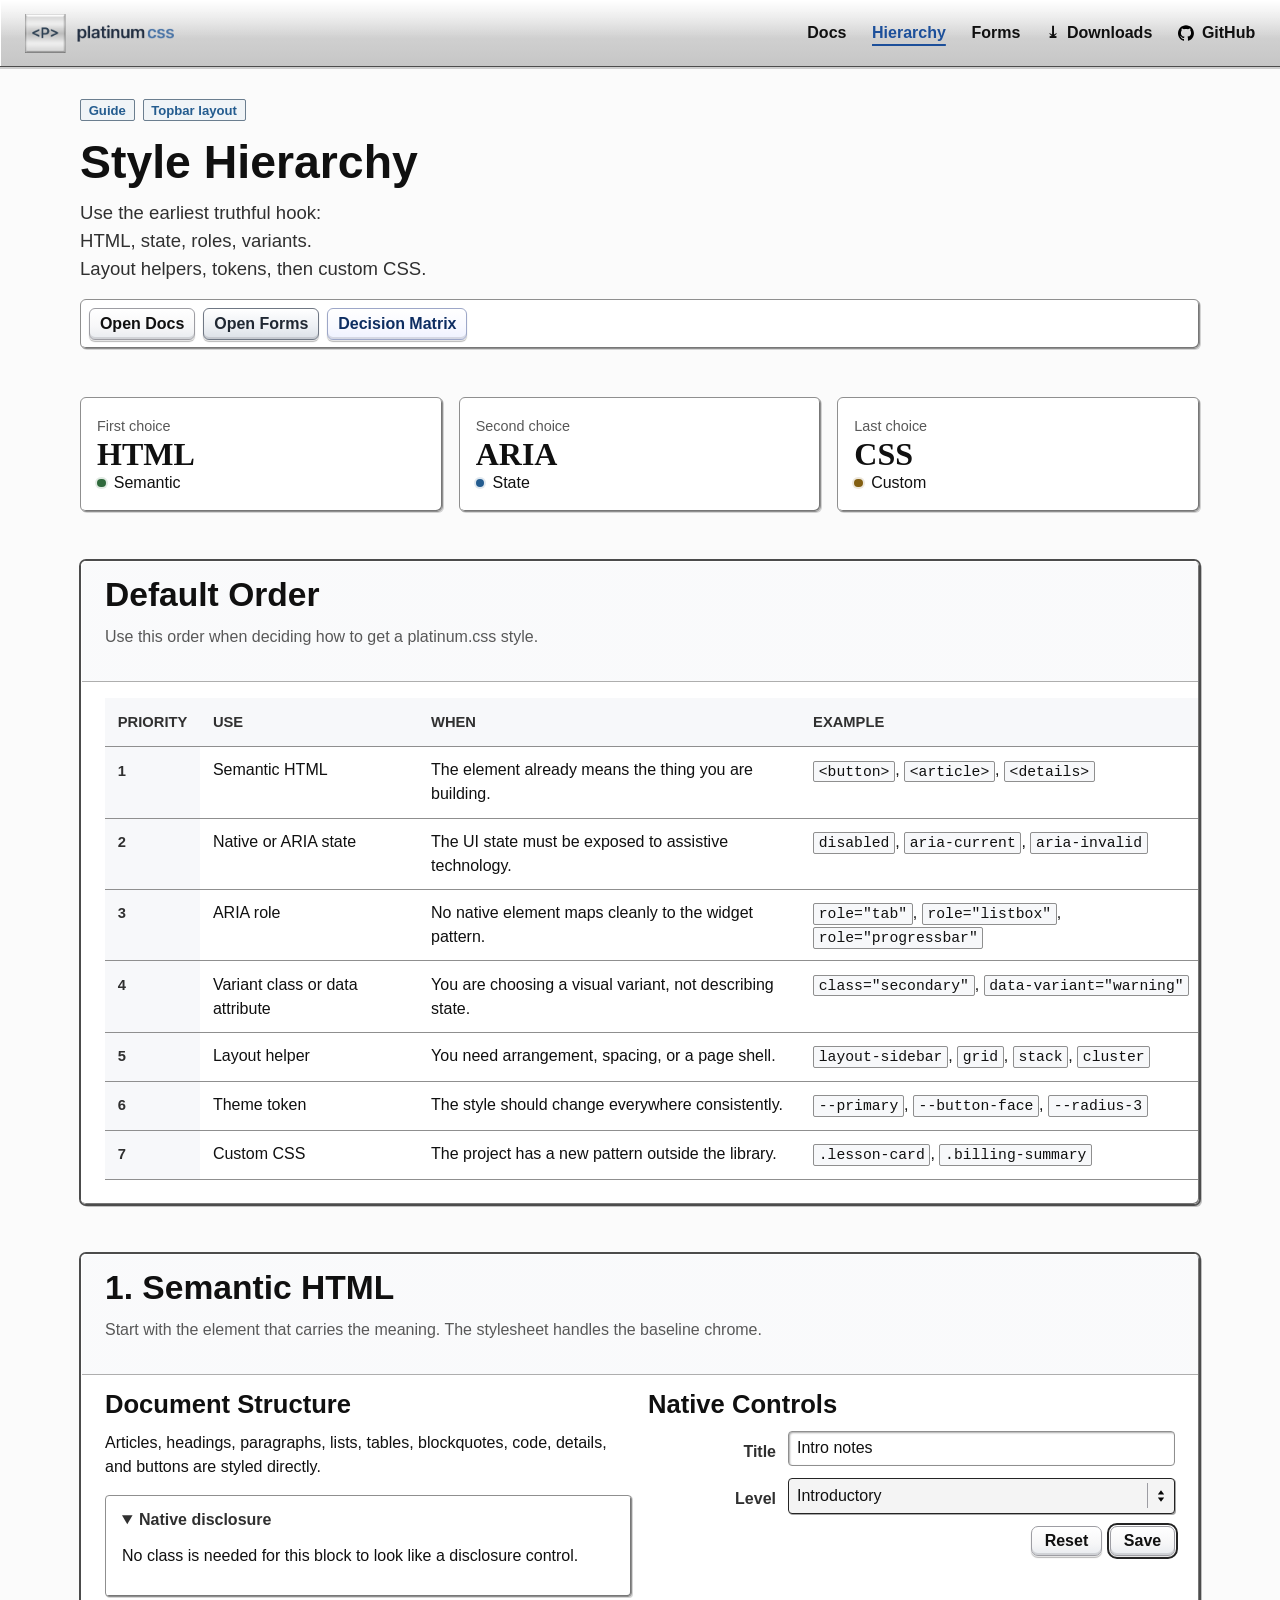
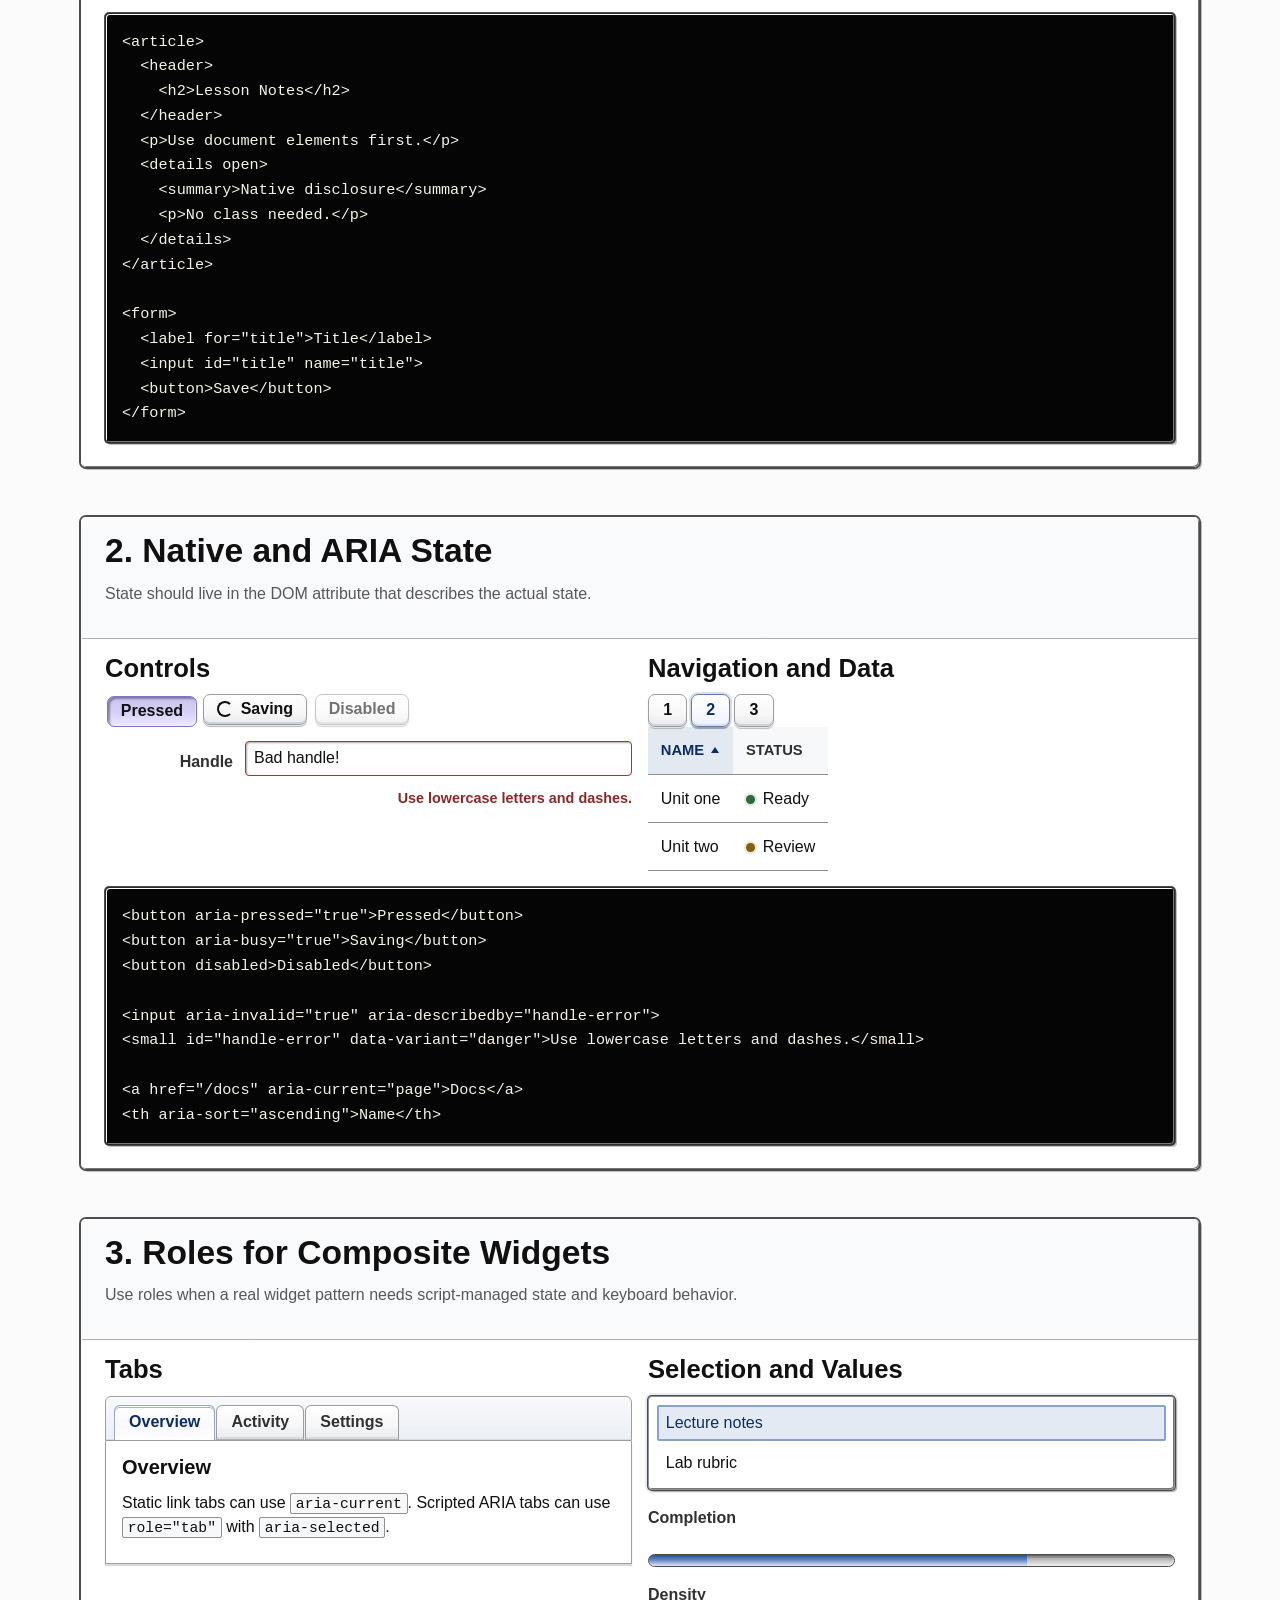
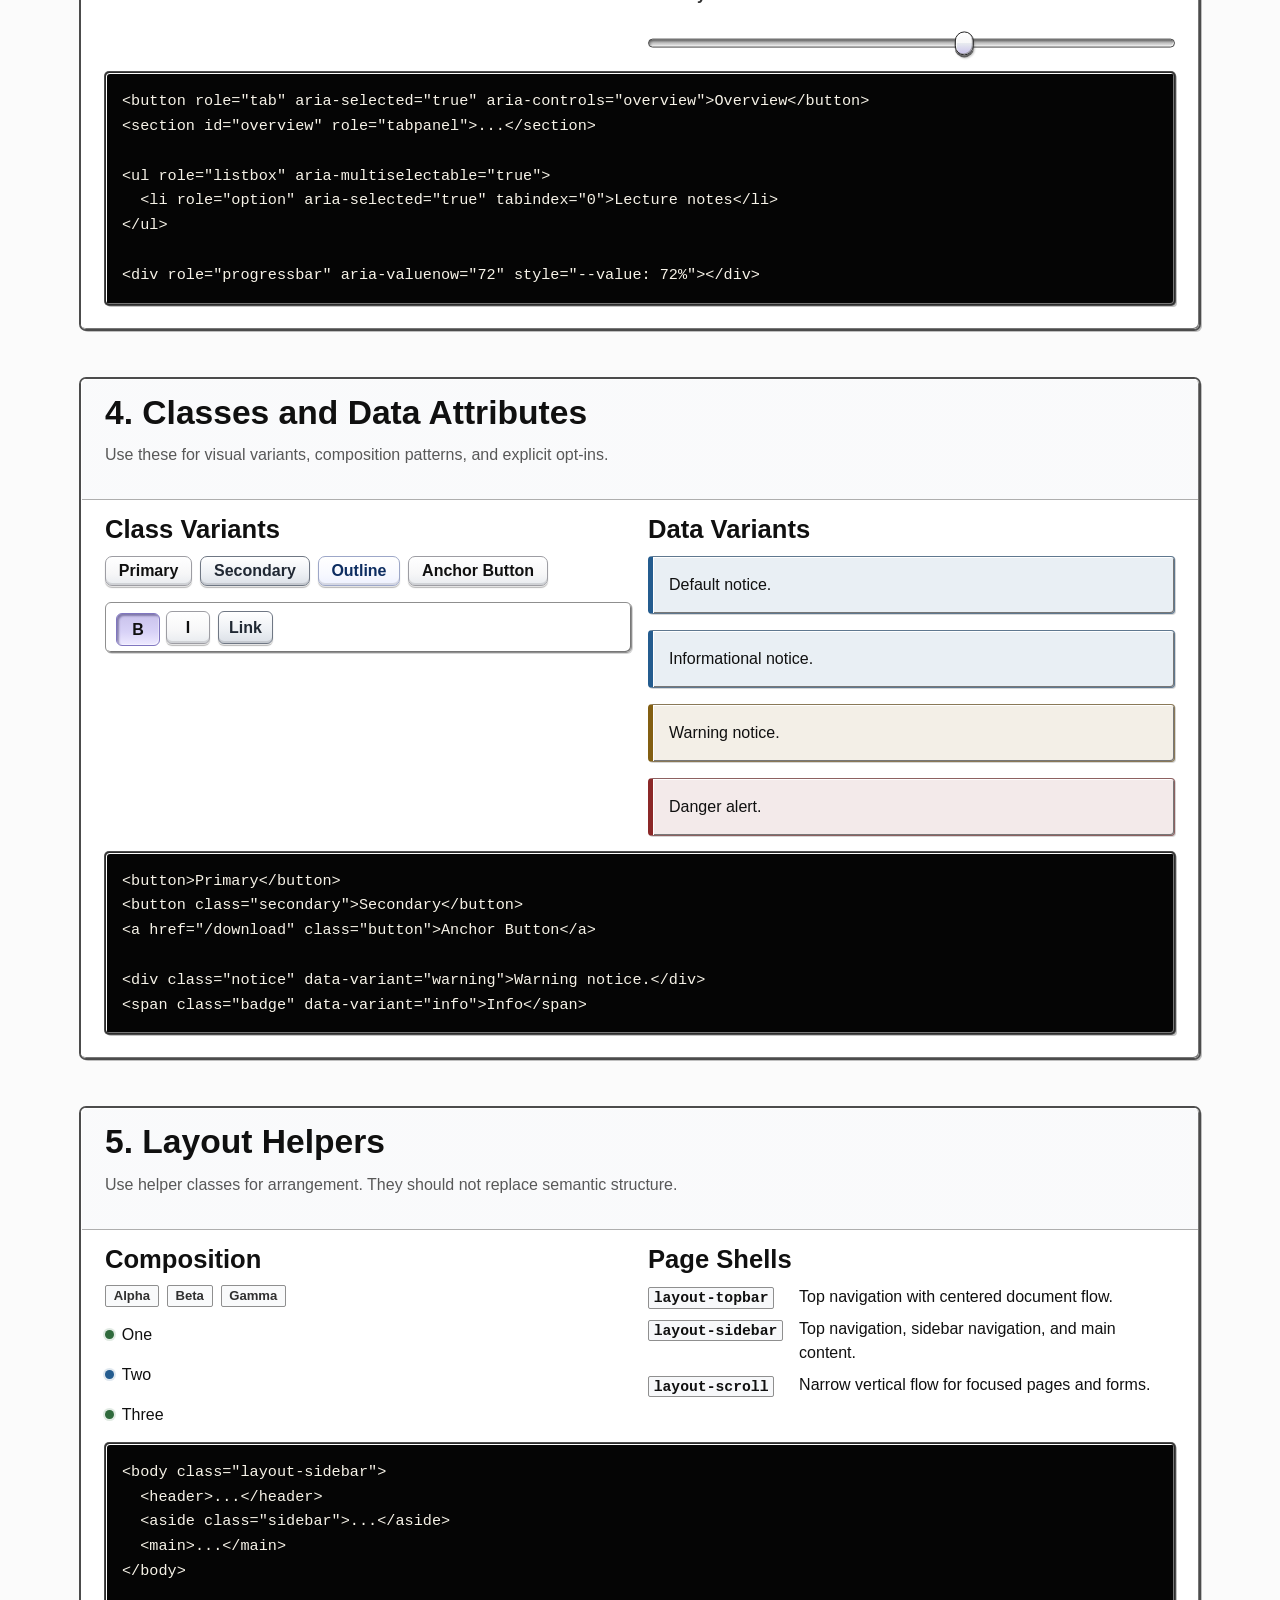
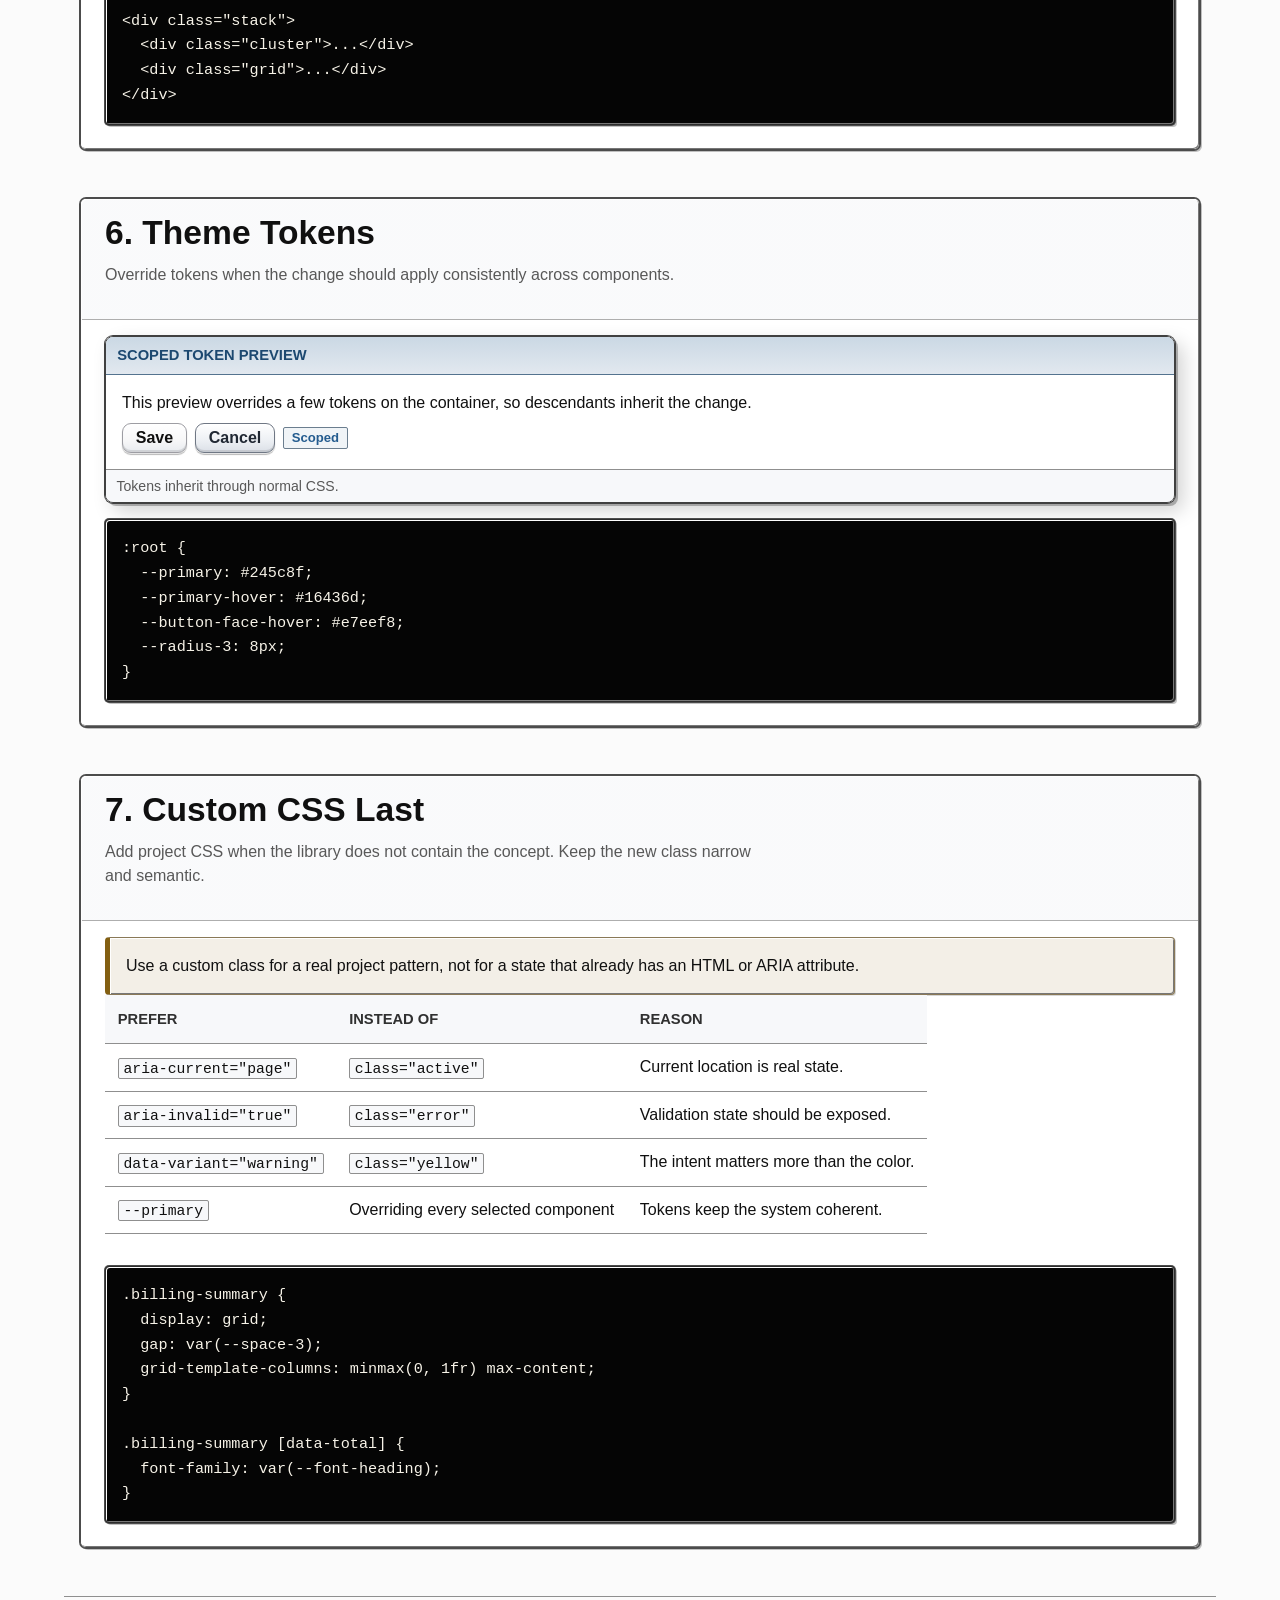
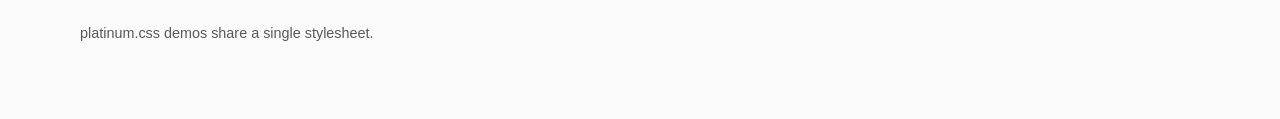
<file: demo/base.html>
<!DOCTYPE html>
<html lang="en">
  <head>
    <meta charset="utf-8">
    <meta name="viewport" content="width=device-width, initial-scale=1">
    <title>platinum.css - Style Hierarchy</title>
    <link rel="stylesheet" href="../platinum.css">
  </head>
  <body class="layout-topbar">
    <header>
      <nav aria-label="Primary">
        <a class="brand" href="../index.html"><img class="brand-logo" src="../assets/logo.svg" width="1432" height="391" alt="platinum.css"></a>
        <ul>
          <li><a href="../index.html">Docs</a></li>
          <li><a href="base.html" aria-current="page">Hierarchy</a></li>
          <li><a href="forms.html">Forms</a></li>
          <li><a class="cluster" href="../index.html#downloads"><span aria-hidden="true">&#x2913;</span><span>Downloads</span></a></li>
          <li>
            <a class="cluster" href="https://github.com/msu/classic-css" aria-label="GitHub repository">
              <img src="../assets/github-mark.svg" width="16" height="16" alt="">
              <span>GitHub</span>
            </a>
          </li>
        </ul>
      </nav>
    </header>

    <main>
      <section aria-labelledby="intro-title" data-jumpable data-jump-label="Style hierarchy" data-jump-aliases="intro overview base">
        <div>
          <p class="cluster">
            <span class="badge" data-variant="info">Guide</span>
            <span class="badge" data-variant="info">Topbar layout</span>
          </p>
          <h1 id="intro-title">Style Hierarchy</h1>
          <p class="lead">Use the earliest truthful hook:<br>HTML, state, roles, variants.<br>Layout helpers, tokens, then custom CSS.</p>
        </div>
        <div class="toolbar" role="group" aria-label="Style hierarchy actions">
          <a href="../index.html" class="button">Open Docs</a>
          <a href="forms.html" class="button secondary">Open Forms</a>
          <a href="#decision-matrix" class="button outline">Decision Matrix</a>
        </div>
      </section>

      <section class="grid" aria-label="Hierarchy summary">
        <div class="stat">
          <small>First choice</small>
          <strong>HTML</strong>
          <span class="status" data-variant="success">Semantic</span>
        </div>
        <div class="stat">
          <small>Second choice</small>
          <strong>ARIA</strong>
          <span class="status" data-variant="info">State</span>
        </div>
        <div class="stat">
          <small>Last choice</small>
          <strong>CSS</strong>
          <span class="status" data-variant="warning">Custom</span>
        </div>
      </section>

      <article id="decision-matrix" data-jumpable data-jump-label="Decision matrix" data-jump-aliases="order rules priority">
        <header>
          <h2>Default Order</h2>
          <p class="muted">Use this order when deciding how to get a platinum.css style.</p>
        </header>
        <table>
          <thead>
            <tr>
              <th scope="col">Priority</th>
              <th scope="col">Use</th>
              <th scope="col">When</th>
              <th scope="col">Example</th>
            </tr>
          </thead>
          <tbody>
            <tr>
              <th scope="row">1</th>
              <td>Semantic HTML</td>
              <td>The element already means the thing you are building.</td>
              <td><code>&lt;button&gt;</code>, <code>&lt;article&gt;</code>, <code>&lt;details&gt;</code></td>
            </tr>
            <tr>
              <th scope="row">2</th>
              <td>Native or ARIA state</td>
              <td>The UI state must be exposed to assistive technology.</td>
              <td><code>disabled</code>, <code>aria-current</code>, <code>aria-invalid</code></td>
            </tr>
            <tr>
              <th scope="row">3</th>
              <td>ARIA role</td>
              <td>No native element maps cleanly to the widget pattern.</td>
              <td><code>role="tab"</code>, <code>role="listbox"</code>, <code>role="progressbar"</code></td>
            </tr>
            <tr>
              <th scope="row">4</th>
              <td>Variant class or data attribute</td>
              <td>You are choosing a visual variant, not describing state.</td>
              <td><code>class="secondary"</code>, <code>data-variant="warning"</code></td>
            </tr>
            <tr>
              <th scope="row">5</th>
              <td>Layout helper</td>
              <td>You need arrangement, spacing, or a page shell.</td>
              <td><code>layout-sidebar</code>, <code>grid</code>, <code>stack</code>, <code>cluster</code></td>
            </tr>
            <tr>
              <th scope="row">6</th>
              <td>Theme token</td>
              <td>The style should change everywhere consistently.</td>
              <td><code>--primary</code>, <code>--button-face</code>, <code>--radius-3</code></td>
            </tr>
            <tr>
              <th scope="row">7</th>
              <td>Custom CSS</td>
              <td>The project has a new pattern outside the library.</td>
              <td><code>.lesson-card</code>, <code>.billing-summary</code></td>
            </tr>
          </tbody>
        </table>
      </article>

      <article id="semantic-html" data-jumpable data-jump-label="Semantic HTML" data-jump-aliases="elements native defaults">
        <header>
          <h2>1. Semantic HTML</h2>
          <p class="muted">Start with the element that carries the meaning. The stylesheet handles the baseline chrome.</p>
        </header>
        <div class="grid">
          <section>
            <h3>Document Structure</h3>
            <p>Articles, headings, paragraphs, lists, tables, blockquotes, code, details, and buttons are styled directly.</p>
            <details open>
              <summary>Native disclosure</summary>
              <p>No class is needed for this block to look like a disclosure control.</p>
            </details>
          </section>
          <section>
            <h3>Native Controls</h3>
            <form action="#" method="get">
              <label for="semantic-title">Title</label>
              <input id="semantic-title" name="semantic-title" value="Intro notes">

              <label for="semantic-level">Level</label>
              <select id="semantic-level" name="semantic-level">
                <option>Introductory</option>
                <option>Advanced</option>
              </select>

              <div class="cluster">
                <button type="reset">Reset</button>
                <button type="submit">Save</button>
              </div>
            </form>
          </section>
        </div>
        <pre><code>&lt;article&gt;
  &lt;header&gt;
    &lt;h2&gt;Lesson Notes&lt;/h2&gt;
  &lt;/header&gt;
  &lt;p&gt;Use document elements first.&lt;/p&gt;
  &lt;details open&gt;
    &lt;summary&gt;Native disclosure&lt;/summary&gt;
    &lt;p&gt;No class needed.&lt;/p&gt;
  &lt;/details&gt;
&lt;/article&gt;

&lt;form&gt;
  &lt;label for="title"&gt;Title&lt;/label&gt;
  &lt;input id="title" name="title"&gt;
  &lt;button&gt;Save&lt;/button&gt;
&lt;/form&gt;</code></pre>
      </article>

      <article id="state-hooks" data-jumpable data-jump-label="State hooks" data-jump-aliases="aria state attributes current invalid disabled">
        <header>
          <h2>2. Native and ARIA State</h2>
          <p class="muted">State should live in the DOM attribute that describes the actual state.</p>
        </header>
        <div class="grid">
          <section>
            <h3>Controls</h3>
            <div class="stack">
              <div class="cluster">
                <button type="button" aria-pressed="true">Pressed</button>
                <button type="button" aria-busy="true">Saving</button>
                <button type="button" disabled>Disabled</button>
              </div>
              <form action="#" method="get">
                <label for="state-handle">Handle</label>
                <input id="state-handle" name="state-handle" value="Bad handle!" aria-invalid="true" aria-describedby="state-handle-error">
                <small id="state-handle-error" data-variant="danger">Use lowercase letters and dashes.</small>
              </form>
            </div>
          </section>
          <section>
            <h3>Navigation and Data</h3>
            <nav aria-label="Page state example">
              <ol class="pagination">
                <li><a href="#state-hooks">1</a></li>
                <li><a href="#state-hooks" aria-current="page">2</a></li>
                <li><a href="#state-hooks">3</a></li>
              </ol>
            </nav>
            <table>
              <thead>
                <tr>
                  <th scope="col" aria-sort="ascending">Name</th>
                  <th scope="col">Status</th>
                </tr>
              </thead>
              <tbody>
                <tr>
                  <td>Unit one</td>
                  <td><span class="status" data-variant="success">Ready</span></td>
                </tr>
                <tr>
                  <td>Unit two</td>
                  <td><span class="status" data-variant="warning">Review</span></td>
                </tr>
              </tbody>
            </table>
          </section>
        </div>
        <pre><code>&lt;button aria-pressed="true"&gt;Pressed&lt;/button&gt;
&lt;button aria-busy="true"&gt;Saving&lt;/button&gt;
&lt;button disabled&gt;Disabled&lt;/button&gt;

&lt;input aria-invalid="true" aria-describedby="handle-error"&gt;
&lt;small id="handle-error" data-variant="danger"&gt;Use lowercase letters and dashes.&lt;/small&gt;

&lt;a href="/docs" aria-current="page"&gt;Docs&lt;/a&gt;
&lt;th aria-sort="ascending"&gt;Name&lt;/th&gt;</code></pre>
      </article>

      <article id="roles" data-jumpable data-jump-label="ARIA roles" data-jump-aliases="roles widgets tab listbox progressbar">
        <header>
          <h2>3. Roles for Composite Widgets</h2>
          <p class="muted">Use roles when a real widget pattern needs script-managed state and keyboard behavior.</p>
        </header>
        <div class="grid">
          <section>
            <h3>Tabs</h3>
            <div class="tab-set">
              <nav class="tabs" aria-label="Project sections">
                <a id="role-tab-overview" class="tab" href="#roles" aria-current="page">Overview</a>
                <a class="tab" href="#roles">Activity</a>
                <a class="tab" href="#roles">Settings</a>
              </nav>
              <section class="tab-panel" role="tabpanel" aria-labelledby="role-tab-overview">
                <h4>Overview</h4>
                <p class="compact">Static link tabs can use <code>aria-current</code>. Scripted ARIA tabs can use <code>role="tab"</code> with <code>aria-selected</code>.</p>
              </section>
            </div>
          </section>
          <section>
            <h3>Selection and Values</h3>
            <div class="stack">
              <ul role="listbox" aria-label="Review queue" aria-multiselectable="true">
                <li role="option" aria-selected="true" tabindex="0">Lecture notes</li>
                <li role="option" tabindex="-1">Lab rubric</li>
              </ul>
              <label id="role-progress-label">Completion</label>
              <div role="progressbar" aria-labelledby="role-progress-label" aria-valuemin="0" aria-valuemax="100" aria-valuenow="72" style="--value: 72%"></div>
              <label id="role-slider-label">Density</label>
              <div role="slider" aria-labelledby="role-slider-label" aria-valuemin="0" aria-valuemax="10" aria-valuenow="6" style="--value: 60%" tabindex="0"></div>
            </div>
          </section>
        </div>
        <pre><code>&lt;button role="tab" aria-selected="true" aria-controls="overview"&gt;Overview&lt;/button&gt;
&lt;section id="overview" role="tabpanel"&gt;...&lt;/section&gt;

&lt;ul role="listbox" aria-multiselectable="true"&gt;
  &lt;li role="option" aria-selected="true" tabindex="0"&gt;Lecture notes&lt;/li&gt;
&lt;/ul&gt;

&lt;div role="progressbar" aria-valuenow="72" style="--value: 72%"&gt;&lt;/div&gt;</code></pre>
      </article>

      <article id="variant-hooks" data-jumpable data-jump-label="Variant hooks" data-jump-aliases="classes variants data">
        <header>
          <h2>4. Classes and Data Attributes</h2>
          <p class="muted">Use these for visual variants, composition patterns, and explicit opt-ins.</p>
        </header>
        <div class="grid">
          <section>
            <h3>Class Variants</h3>
            <div class="stack">
              <div class="cluster">
                <button type="button">Primary</button>
                <button type="button" class="secondary">Secondary</button>
                <button type="button" class="outline">Outline</button>
                <a href="#variant-hooks" class="button">Anchor Button</a>
              </div>
              <div class="toolbar" role="toolbar" aria-label="Example toolbar">
                <button type="button" aria-label="Bold" aria-pressed="true">B</button>
                <button type="button" aria-label="Italic">I</button>
                <button type="button" class="secondary">Link</button>
              </div>
            </div>
          </section>
          <section>
            <h3>Data Variants</h3>
            <div class="stack">
              <div class="notice">Default notice.</div>
              <div class="notice" data-variant="info">Informational notice.</div>
              <div class="notice" data-variant="warning">Warning notice.</div>
              <div role="alert" data-variant="danger">Danger alert.</div>
            </div>
          </section>
        </div>
        <pre><code>&lt;button&gt;Primary&lt;/button&gt;
&lt;button class="secondary"&gt;Secondary&lt;/button&gt;
&lt;a href="/download" class="button"&gt;Anchor Button&lt;/a&gt;

&lt;div class="notice" data-variant="warning"&gt;Warning notice.&lt;/div&gt;
&lt;span class="badge" data-variant="info"&gt;Info&lt;/span&gt;</code></pre>
      </article>

      <article id="layout-helpers" data-jumpable data-jump-label="Layout helpers" data-jump-aliases="layout grid stack cluster shells">
        <header>
          <h2>5. Layout Helpers</h2>
          <p class="muted">Use helper classes for arrangement. They should not replace semantic structure.</p>
        </header>
        <div class="grid">
          <section>
            <h3>Composition</h3>
            <div class="stack">
              <div class="cluster" aria-label="Cluster example">
                <span class="badge">Alpha</span>
                <span class="badge">Beta</span>
                <span class="badge">Gamma</span>
              </div>
              <div class="grid" aria-label="Grid example">
                <span class="status">One</span>
                <span class="status" data-variant="info">Two</span>
                <span class="status" data-variant="success">Three</span>
              </div>
            </div>
          </section>
          <section>
            <h3>Page Shells</h3>
            <dl>
              <dt><code>layout-topbar</code></dt>
              <dd>Top navigation with centered document flow.</dd>
              <dt><code>layout-sidebar</code></dt>
              <dd>Top navigation, sidebar navigation, and main content.</dd>
              <dt><code>layout-scroll</code></dt>
              <dd>Narrow vertical flow for focused pages and forms.</dd>
            </dl>
          </section>
        </div>
        <pre><code>&lt;body class="layout-sidebar"&gt;
  &lt;header&gt;...&lt;/header&gt;
  &lt;aside class="sidebar"&gt;...&lt;/aside&gt;
  &lt;main&gt;...&lt;/main&gt;
&lt;/body&gt;

&lt;div class="stack"&gt;
  &lt;div class="cluster"&gt;...&lt;/div&gt;
  &lt;div class="grid"&gt;...&lt;/div&gt;
&lt;/div&gt;</code></pre>
      </article>

      <article id="tokens" data-jumpable data-jump-label="Theme tokens" data-jump-aliases="css variables custom properties theming">
        <header>
          <h2>6. Theme Tokens</h2>
          <p class="muted">Override tokens when the change should apply consistently across components.</p>
        </header>
        <div class="window" style="--primary: #245c8f; --button-face-hover: #e7eef8; --radius-3: 8px;">
          <div class="window-titlebar">Scoped Token Preview</div>
          <div class="window-pane">
            <p class="compact">This preview overrides a few tokens on the container, so descendants inherit the change.</p>
            <div class="cluster">
              <button type="button">Save</button>
              <button type="button" class="secondary">Cancel</button>
              <span class="badge" data-variant="info">Scoped</span>
            </div>
          </div>
          <div class="window-statusbar">Tokens inherit through normal CSS.</div>
        </div>
        <pre><code>:root {
  --primary: #245c8f;
  --primary-hover: #16436d;
  --button-face-hover: #e7eef8;
  --radius-3: 8px;
}</code></pre>
      </article>

      <article id="custom-css" data-jumpable data-jump-label="Custom CSS" data-jump-aliases="escape hatch project css">
        <header>
          <h2>7. Custom CSS Last</h2>
          <p class="muted">Add project CSS when the library does not contain the concept. Keep the new class narrow and semantic.</p>
        </header>
        <div class="notice" data-variant="warning">
          Use a custom class for a real project pattern, not for a state that already has an HTML or ARIA attribute.
        </div>
        <table>
          <thead>
            <tr>
              <th scope="col">Prefer</th>
              <th scope="col">Instead of</th>
              <th scope="col">Reason</th>
            </tr>
          </thead>
          <tbody>
            <tr>
              <td><code>aria-current="page"</code></td>
              <td><code>class="active"</code></td>
              <td>Current location is real state.</td>
            </tr>
            <tr>
              <td><code>aria-invalid="true"</code></td>
              <td><code>class="error"</code></td>
              <td>Validation state should be exposed.</td>
            </tr>
            <tr>
              <td><code>data-variant="warning"</code></td>
              <td><code>class="yellow"</code></td>
              <td>The intent matters more than the color.</td>
            </tr>
            <tr>
              <td><code>--primary</code></td>
              <td>Overriding every selected component</td>
              <td>Tokens keep the system coherent.</td>
            </tr>
          </tbody>
        </table>
        <pre><code>.billing-summary {
  display: grid;
  gap: var(--space-3);
  grid-template-columns: minmax(0, 1fr) max-content;
}

.billing-summary [data-total] {
  font-family: var(--font-heading);
}</code></pre>
      </article>
    </main>

    <footer>
      <small>platinum.css demos share a single stylesheet.</small>
    </footer>

    <script src="../platinum.js"></script>
  </body>
</html>
</file>
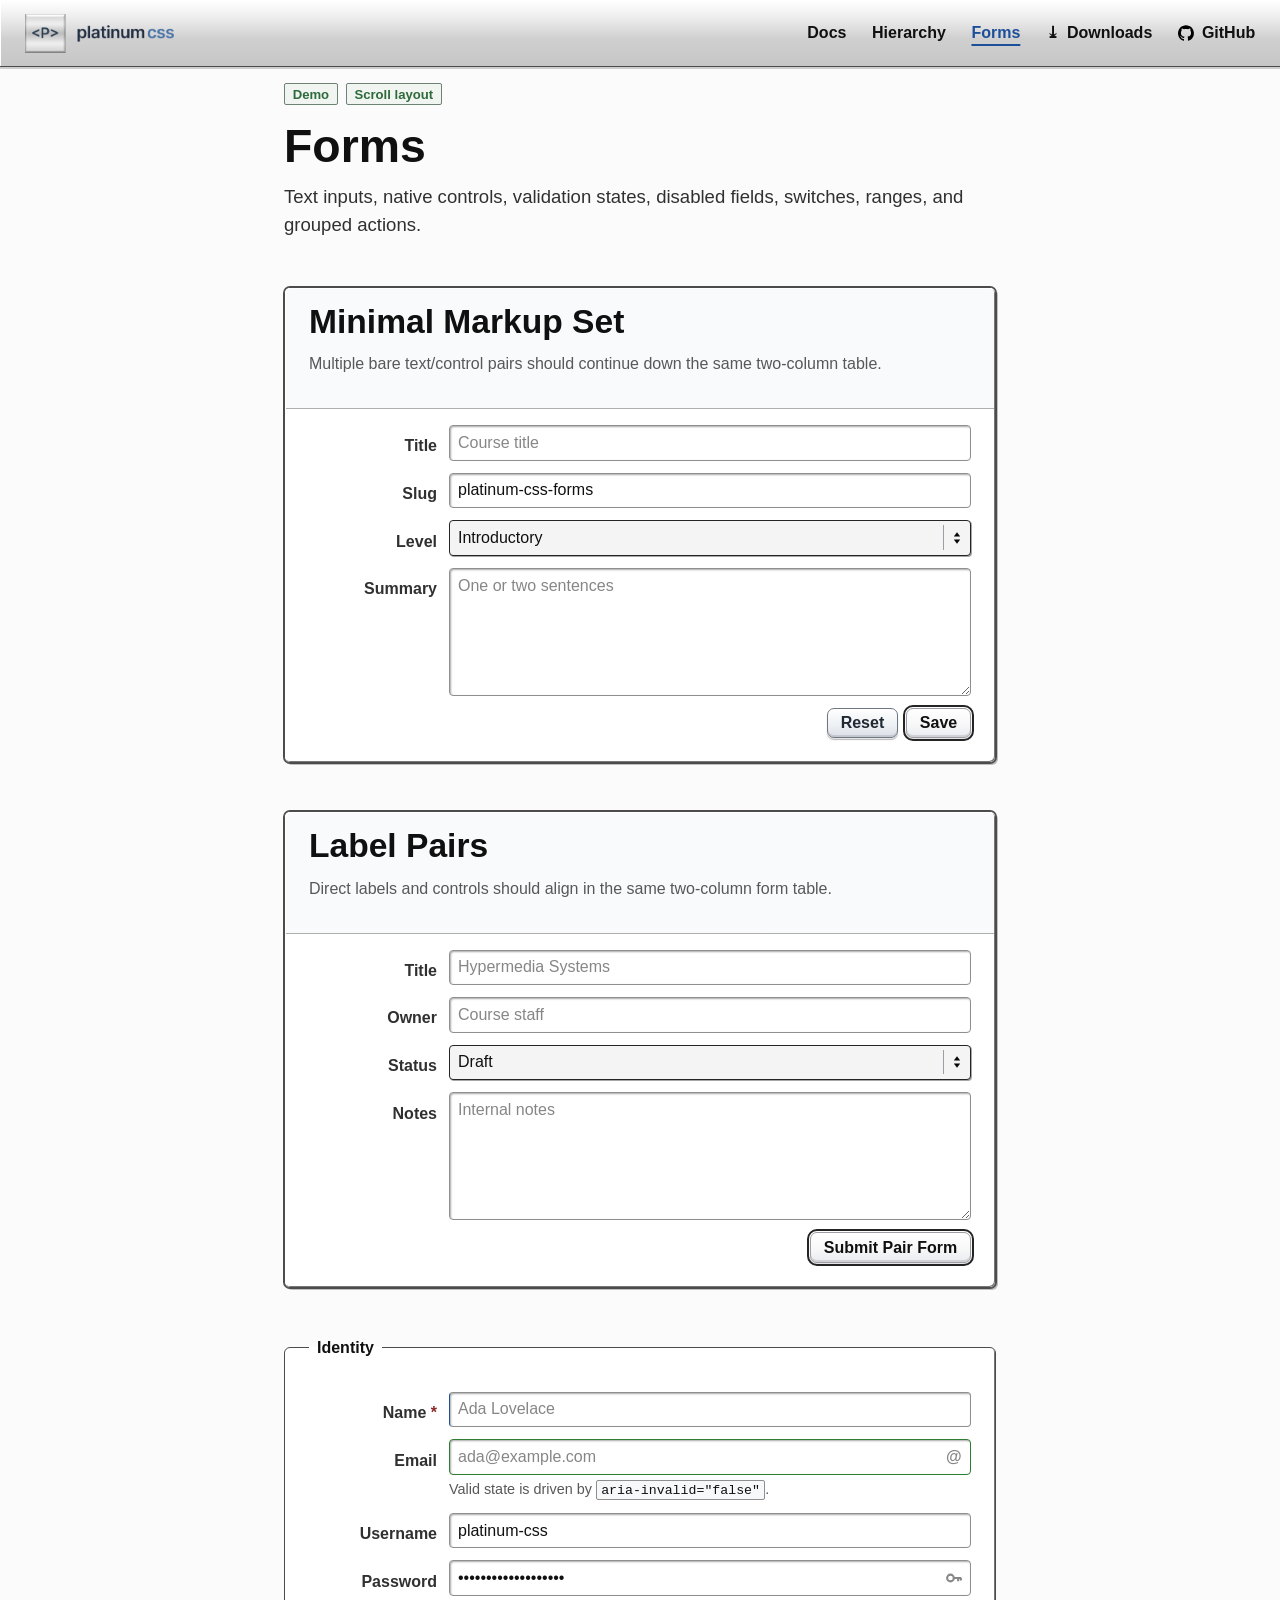
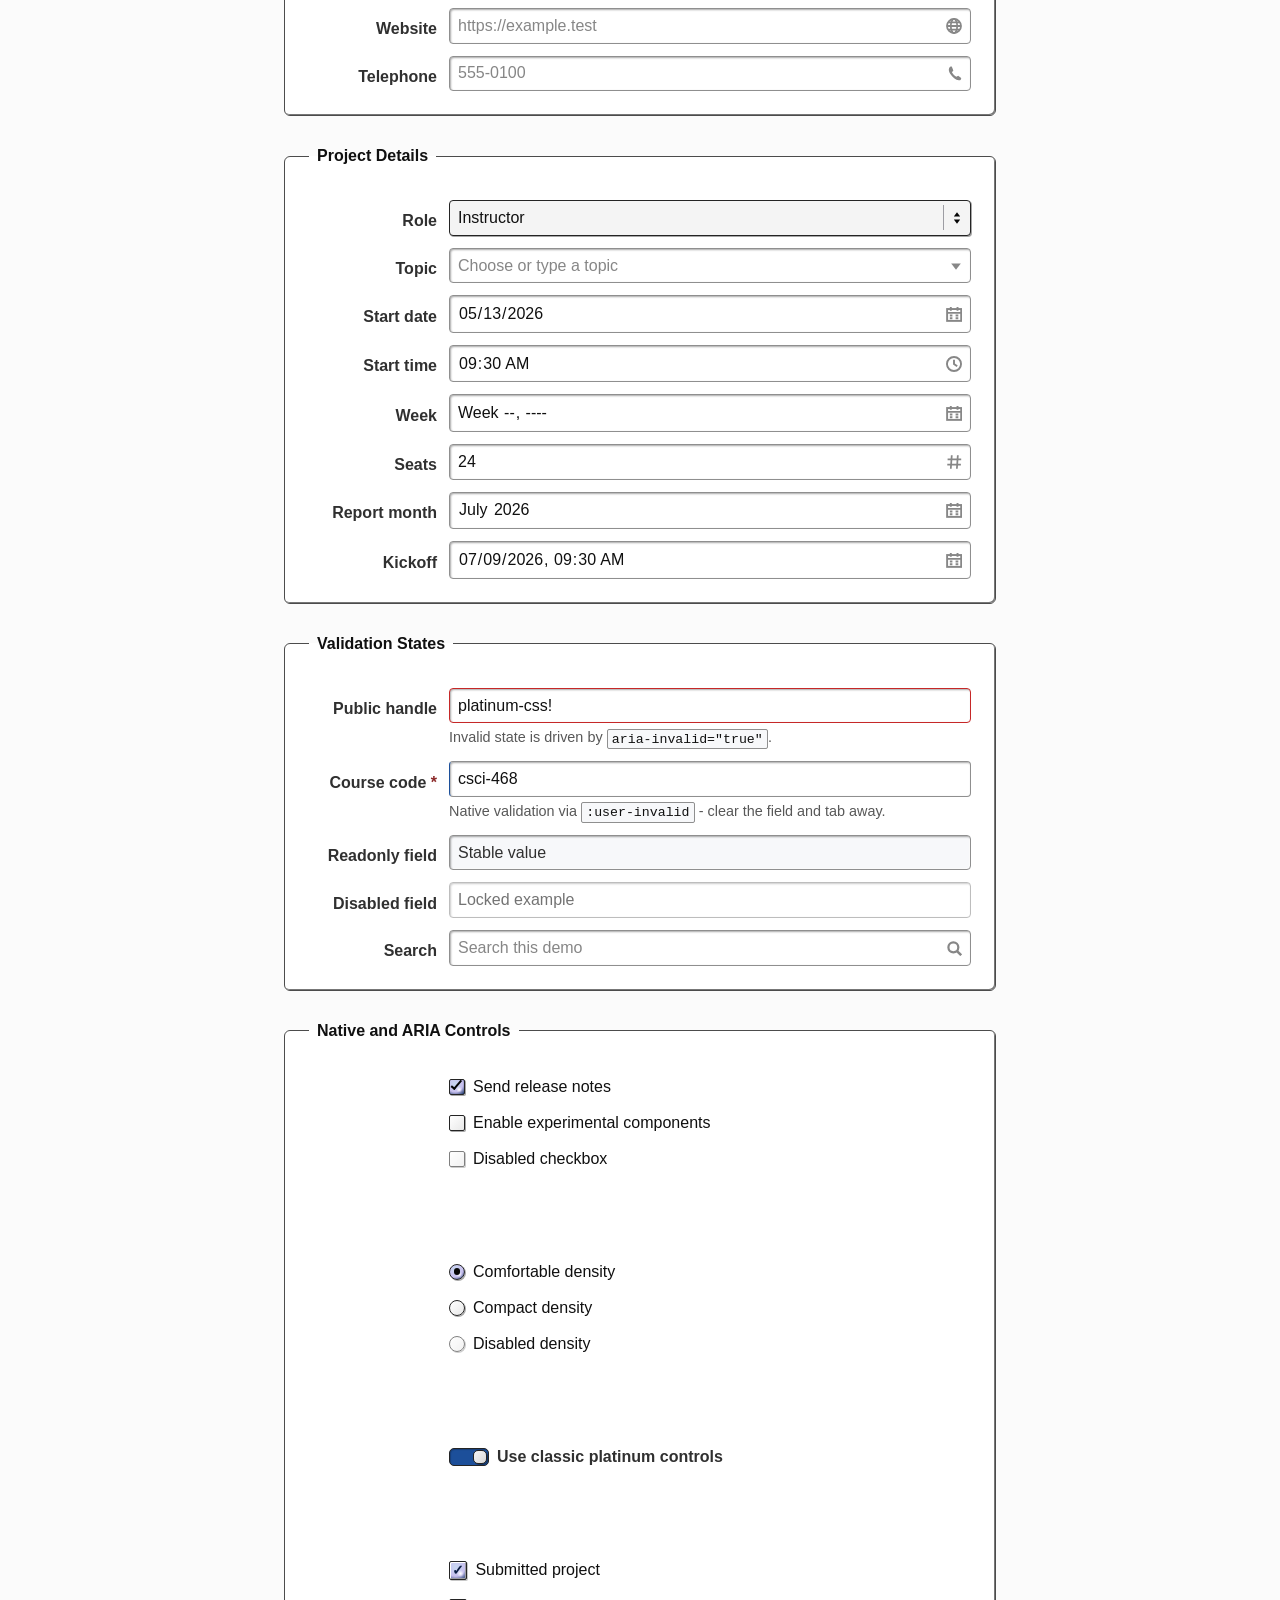
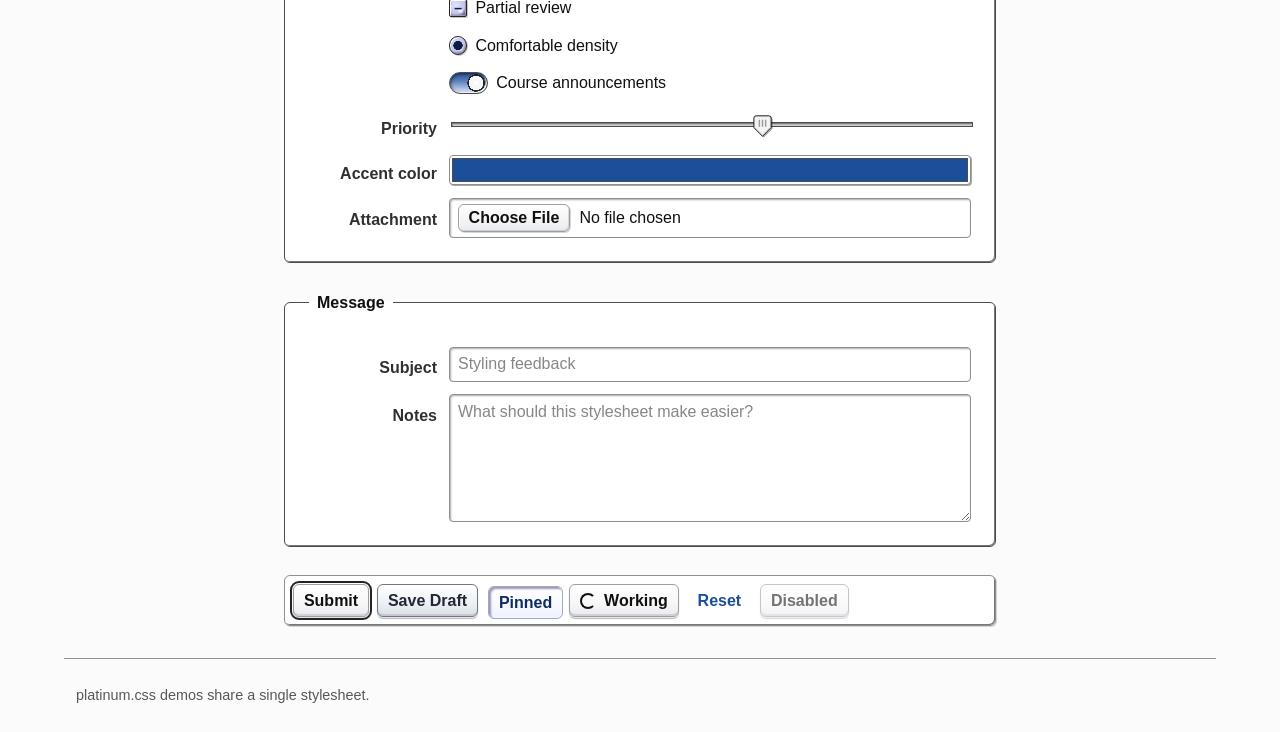
<file: demo/forms.html>
<!DOCTYPE html>
<html lang="en">
  <head>
    <meta charset="utf-8">
    <meta name="viewport" content="width=device-width, initial-scale=1">
    <title>platinum.css - Forms</title>
    <link rel="stylesheet" href="../platinum.css">
  </head>
  <body class="layout-scroll">
    <header>
      <nav aria-label="Primary">
        <a class="brand" href="../index.html"><img class="brand-logo" src="../assets/logo.svg" width="1432" height="391" alt="platinum.css"></a>
        <ul>
          <li><a href="../index.html">Docs</a></li>
          <li><a href="base.html">Hierarchy</a></li>
          <li><a href="forms.html" aria-current="page">Forms</a></li>
          <li><a class="cluster" href="../index.html#downloads"><span aria-hidden="true">&#x2913;</span><span>Downloads</span></a></li>
          <li>
            <a class="cluster" href="https://github.com/msu/classic-css" aria-label="GitHub repository">
              <img src="../assets/github-mark.svg" width="16" height="16" alt="">
              <span>GitHub</span>
            </a>
          </li>
        </ul>
      </nav>
    </header>

    <main>
      <section aria-labelledby="forms-title" data-jumpable data-jump-label="Forms overview" data-jump-aliases="forms controls inputs">
        <p class="cluster">
          <span class="badge" data-variant="success">Demo</span>
          <span class="badge" data-variant="success">Scroll layout</span>
        </p>
        <h1 id="forms-title">Forms</h1>
        <p class="lead">Text inputs, native controls, validation states, disabled fields, switches, ranges, and grouped actions.</p>
      </section>

      <article data-jumpable data-jump-label="Minimal markup" data-jump-aliases="bare text input">
        <header>
          <h2>Minimal Markup Set</h2>
          <p class="muted">Multiple bare text/control pairs should continue down the same two-column table.</p>
        </header>
        <form action="#" method="get">
          Title
          <input name="bare-title" type="text" placeholder="Course title">

          Slug
          <input name="bare-slug" type="text" value="platinum-css-forms">

          Level
          <select name="bare-level">
            <option>Introductory</option>
            <option>Intermediate</option>
            <option>Advanced</option>
          </select>

          Summary
          <textarea name="bare-summary" placeholder="One or two sentences"></textarea>

          <div class="cluster">
            <button type="reset" class="secondary">Reset</button>
            <button type="submit">Save</button>
          </div>
        </form>
      </article>

      <article data-jumpable data-jump-label="Label pairs" data-jump-aliases="labels explicit form">
        <header>
          <h2>Label Pairs</h2>
          <p class="muted">Direct labels and controls should align in the same two-column form table.</p>
        </header>
        <form action="#" method="get">
          <label for="pair-title">Title</label>
          <input id="pair-title" name="pair-title" type="text" placeholder="Hypermedia Systems">

          <label for="pair-owner">Owner</label>
          <input id="pair-owner" name="pair-owner" type="text" placeholder="Course staff">

          <label for="pair-status">Status</label>
          <select id="pair-status" name="pair-status">
            <option>Draft</option>
            <option>Ready</option>
            <option>Archived</option>
          </select>

          <label for="pair-notes">Notes</label>
          <textarea id="pair-notes" name="pair-notes" placeholder="Internal notes"></textarea>

          <div class="cluster">
            <button type="submit">Submit Pair Form</button>
          </div>
        </form>
      </article>

      <form action="#" method="get">
        <fieldset data-jumpable data-jump-label="Identity fields" data-jump-aliases="identity name email">
          <legend>Identity</legend>
          <div class="field-row">
            <div class="field">
              <label for="name">Name</label>
              <input id="name" name="name" type="text" autocomplete="name" placeholder="Ada Lovelace" required aria-required="true">
            </div>
            <div class="field">
              <label for="email">Email</label>
              <input id="email" name="email" type="email" autocomplete="email" placeholder="ada@example.com" aria-invalid="false">
              <small>Valid state is driven by <code>aria-invalid="false"</code>.</small>
            </div>
          </div>

          <div class="field-row">
            <div class="field">
              <label for="username">Username</label>
              <input id="username" name="username" type="text" value="platinum-css" autocomplete="username">
            </div>
            <div class="field">
              <label for="password">Password</label>
              <input id="password" name="password" type="password" value="not-a-real-password" autocomplete="new-password">
            </div>
          </div>

          <div class="field-row">
            <div class="field">
              <label for="site">Website</label>
              <input id="site" name="site" type="url" placeholder="https://example.test">
            </div>
            <div class="field">
              <label for="phone">Telephone</label>
              <input id="phone" name="phone" type="tel" placeholder="555-0100">
            </div>
          </div>
        </fieldset>

        <fieldset data-jumpable data-jump-label="Project details" data-jump-aliases="project details role date">
          <legend>Project Details</legend>
          <div class="field">
            <label for="role">Role</label>
            <select id="role" name="role">
              <option>Instructor</option>
              <option>Student</option>
              <option>Administrator</option>
              <option>Maintainer</option>
            </select>
          </div>

          <div class="field">
            <label for="topic">Topic</label>
            <input id="topic" name="topic" type="text" list="topics" placeholder="Choose or type a topic">
            <datalist id="topics">
              <option value="Hypermedia"></option>
              <option value="CSS Library"></option>
              <option value="Accessibility"></option>
              <option value="Courseware"></option>
            </datalist>
          </div>

          <div class="field-row">
            <div class="field">
              <label for="start-date">Start date</label>
              <input id="start-date" name="start-date" type="date" value="2026-05-13">
            </div>
            <div class="field">
              <label for="start-time">Start time</label>
              <input id="start-time" name="start-time" type="time" value="09:30">
            </div>
          </div>

          <div class="field-row">
            <div class="field">
              <label for="week">Week</label>
              <input id="week" name="week" type="week">
            </div>
            <div class="field">
              <label for="quantity">Seats</label>
              <input id="quantity" name="quantity" type="number" min="1" max="120" value="24">
            </div>
          </div>

          <div class="field-row">
            <div class="field">
              <label for="report-month">Report month</label>
              <input id="report-month" name="report-month" type="month" value="2026-07">
            </div>
            <div class="field">
              <label for="kickoff">Kickoff</label>
              <input id="kickoff" name="kickoff" type="datetime-local" value="2026-07-09T09:30">
            </div>
          </div>
        </fieldset>

        <fieldset data-jumpable data-jump-label="Validation states" data-jump-aliases="validation invalid readonly disabled">
          <legend>Validation States</legend>
          <div class="field">
            <label for="handle">Public handle</label>
            <input id="handle" name="handle" type="text" value="platinum-css!" aria-invalid="true">
            <small>Invalid state is driven by <code>aria-invalid="true"</code>.</small>
          </div>
          <div class="field">
            <label for="course-code">Course code</label>
            <input id="course-code" name="course-code" type="text" pattern="[a-z]{2,4}-[0-9]{3}" value="csci-468" required>
            <small>Native validation via <code>:user-invalid</code> - clear the field and tab away.</small>
          </div>
          <div class="field-row">
            <div class="field">
              <label for="readonly">Readonly field</label>
              <input id="readonly" name="readonly" type="text" value="Stable value" readonly aria-readonly="true">
            </div>
            <div class="field">
              <label for="disabled">Disabled field</label>
              <input id="disabled" name="disabled" type="text" value="Locked example" disabled>
            </div>
          </div>
          <div class="field">
            <label for="search">Search</label>
            <input id="search" name="search" type="search" placeholder="Search this demo">
          </div>
        </fieldset>

        <fieldset data-jumpable data-jump-label="Native and ARIA controls" data-jump-aliases="checkbox radio switch range aria checked">
          <legend>Native and ARIA Controls</legend>
          <label class="check">
            <input type="checkbox" name="updates" checked>
            Send release notes
          </label>
          <label class="check">
            <input type="checkbox" name="experiments">
            Enable experimental components
          </label>
          <label class="check">
            <input type="checkbox" name="disabled-check" disabled>
            Disabled checkbox
          </label>

          <hr>

          <label class="check">
            <input type="radio" name="density" checked>
            Comfortable density
          </label>
          <label class="check">
            <input type="radio" name="density">
            Compact density
          </label>
          <label class="check">
            <input type="radio" name="density" disabled>
            Disabled density
          </label>

          <hr>

          <label class="switch">
            <input type="checkbox" name="classic-platinum" checked>
            Use classic platinum controls
          </label>

          <hr>

          <span role="checkbox" aria-checked="true" tabindex="0">Submitted project</span>
          <span role="checkbox" aria-checked="mixed" tabindex="0">Partial review</span>
          <span role="radio" aria-checked="true" tabindex="0">Comfortable density</span>
          <span role="switch" aria-checked="true" tabindex="0">Course announcements</span>

          <div class="field">
            <label for="priority">Priority</label>
            <input id="priority" name="priority" type="range" min="0" max="10" value="6">
          </div>

          <div class="field-row">
            <div class="field">
              <label for="color">Accent color</label>
              <input id="color" name="color" type="color" value="#1c4f9a">
            </div>
            <div class="field">
              <label for="attachment">Attachment</label>
              <input id="attachment" name="attachment" type="file">
            </div>
          </div>
        </fieldset>

        <fieldset data-jumpable data-jump-label="Message fields" data-jump-aliases="message notes textarea">
          <legend>Message</legend>
          <div class="field">
            <label for="subject">Subject</label>
            <input id="subject" name="subject" type="text" placeholder="Styling feedback">
          </div>
          <div class="field">
            <label for="message">Notes</label>
            <textarea id="message" name="message" placeholder="What should this stylesheet make easier?"></textarea>
          </div>
        </fieldset>

        <div class="toolbar" role="group" aria-label="Form actions">
          <button type="submit">Submit</button>
          <button type="button" class="secondary">Save Draft</button>
          <button type="button" class="outline" aria-pressed="true">Pinned</button>
          <button type="button" aria-busy="true">Working</button>
          <button type="reset" class="ghost">Reset</button>
          <button type="button" disabled>Disabled</button>
        </div>
      </form>
    </main>

    <footer>
      <small>platinum.css demos share a single stylesheet.</small>
    </footer>

    <script src="../platinum.js"></script>
  </body>
</html>
</file>
<file: platinum.css>
/* Cascade order: browser cleanup, design tokens, semantic defaults, layout shells, components, utilities. */
@layer reset, theme, base, layout, components, utilities;

@layer reset {

    /* Box model and media defaults */
    *,
    *::before,
    *::after {
        box-sizing: border-box;
    }

    html {
        min-height: 100%;
        text-size-adjust: 100%;
    }

    body {
        min-height: 100vh;
        margin: 0;
    }

    img,
    picture,
    svg,
    video,
    canvas {
        display: block;
        max-width: 100%;
    }

    input,
    button,
    textarea,
    select {
        font: inherit;
    }

    button,
    summary,
    select,
    input[type="checkbox"],
    input[type="radio"],
    input[type="range"] {
        cursor: pointer;
    }

    /* Jump targets leave room around classic page chrome. */
    :target {
        scroll-margin-block: 6rem;
    }

    [data-jumpable] {
        scroll-margin-block: 6rem;
    }
}

@layer theme {
    :root {
        color-scheme: light;

        /* Typography */
        --font-sans: Helvetica, Arial, sans-serif;
        --font-heading: Chicago, "ChicagoFLF", Charcoal, Helvetica, Arial, sans-serif;
        --font-serif: "Palatino Linotype", Palatino, "Book Antiqua", serif;
        --font-mono: "SFMono-Regular", Consolas, "Liberation Mono", Menlo, monospace;

        /* Core surfaces and text */
        --background: #fbfbfb;
        --background-accent: #f0f1f2;
        --surface: #ffffff;
        --surface-2: #f7f8fa;
        --surface-3: #eef1f4;
        --text: #101010;
        --muted: #585858;
        --muted-strong: #303030;
        --border: #8f8f8f;
        --border-strong: #4c4c4c;

        /* Semantic accents */
        --primary: #1c4f9a;
        --primary-hover: #143f80;
        --primary-active: #0d2d61;
        --primary-text: #ffffff;
        --accent: #8a3a24;
        --accent-soft: #ece0d8;
        --success: #2f6a3c;
        --warning: #835f12;
        --danger: #8b2828;
        --info: #245c8f;

        /* Classic bevel chrome */
        --highlight: #ffffff;
        --lowlight: #777777;
        --button-face: #f7f7f8;
        --button-face-light: #ffffff;
        --button-face-hover: #e9e5ff;
        --button-face-mid: #e8ebef;
        --button-face-dark: #c9c2eb;
        --button-edge: #242424;
        --button-groove: #9d9da3;
        --button-secondary-face: #edf0f4;
        --button-secondary-face-hover: #f8f9fb;
        --button-secondary-face-pressed: #c4cad3;
        --button-secondary-edge: #6f7784;
        --button-secondary-highlight: #ffffff;
        --button-blue-face: #e9e5ff;
        --button-blue-mid: #c8c0ee;
        --button-blue-dark: #877dca;
        --terminal-bg: #050505;
        --terminal-border: #2c2c2c;
        --terminal-text: #f7f3e8;

        /* Interaction and elevation */
        --focus: #1c4f9a;
        --visited: #551a8b;
        --invalid: #c62828;
        --valid: #2e7d32;
        --selection: rgba(28, 79, 154, 0.18);
        --shadow-color: rgba(0, 0, 0, 0.28);
        --shadow-tight:
            1px 1px 0 var(--highlight) inset,
            -1px -1px 0 var(--lowlight) inset,
            1px 1px 0 rgba(0, 0, 0, 0.16);
        --bevel-inset:
            1px 1px 0 var(--highlight) inset,
            -1px -1px 0 var(--lowlight) inset;
        --shadow-raised-outer:
            0 0 0 1px var(--border-strong),
            2px 2px 0 rgba(0, 0, 0, 0.24);
        --shadow-raised: var(--bevel-inset), var(--shadow-raised-outer);
        --shadow-pressed:
            1px 1px 2px rgba(0, 0, 0, 0.44) inset,
            -1px -1px 0 var(--highlight) inset;

        /* Radii */
        --radius-1: 2px;
        --radius-2: 4px;
        --radius-3: 6px;
        --radius-4: 10px;

        /* Spacing scale */
        --space-1: 0.25rem;
        --space-2: 0.5rem;
        --space-3: 0.75rem;
        --space-4: 1rem;
        --space-5: 1.5rem;
        --space-6: 2rem;
        --space-7: 3rem;
        --space-8: 4rem;

        /* Layout and control dimensions */
        --container: 72rem;
        --container-narrow: 46rem;
        --container-wide: 88rem;
        --measure: 74ch;
        --control-height: 2.55rem;
        --line-height: 1.55;

        /* Elevation aliases for window chrome */
        --surface-elev-3: linear-gradient(180deg, color-mix(in srgb, var(--surface) 78%, var(--highlight)), var(--surface-2));
        --elev-border-3: color-mix(in srgb, var(--border-strong) 84%, #000000);
        --elev-shadow-3:
            1px 1px 0 var(--highlight) inset,
            -1px -1px 0 var(--lowlight) inset,
            0 0 0 1px var(--elev-border-3),
            3px 3px 0 rgba(0, 0, 0, 0.26),
            8px 8px 20px rgba(0, 0, 0, 0.18);
    }

}

@layer base {

    /* Page canvas */
    body {
        background: var(--background);
        color: var(--text);
        font-family: var(--font-sans);
        font-size: 1rem;
        line-height: var(--line-height);
        text-rendering: optimizeLegibility;
    }

    ::selection {
        background: var(--selection);
    }

    body>header,
    body>main,
    body>footer {
        width: min(100% - 2rem, var(--container));
        margin-inline: auto;
    }

    body>header {
        padding-block: var(--space-5) var(--space-4);
    }

    body>main {
        line-height: 1.5;
        padding-block: var(--space-5) var(--space-7);
    }

    body>footer {
        border-top: 1px solid var(--border);
        color: var(--muted);
        padding-block: var(--space-5);
    }

    main>*+* {
        margin-top: var(--space-7);
    }

    main :where(p, ul, ol, dl) {
        margin-block: var(--space-3);
    }

    /* Typography */
    h1,
    h2,
    h3,
    h4,
    h5,
    h6 {
        color: var(--text);
        font-family: var(--font-heading);
        font-weight: 700;
        letter-spacing: 0;
        line-height: 1.08;
        margin: 0 0 var(--space-3);
        text-wrap: pretty;
    }

    /* Headings breathe above; collapsing keeps prose rhythm, guards keep
       container tops tight */
    :is(h1, h2, h3, h4, h5, h6):first-child {
        margin-top: 0;
    }

    h1 {
        font-size: 2.9rem;
    }

    h2 {
        font-size: 2.1rem;
    }

    h3 {
        font-size: 1.6rem;
    }

    h4 {
        font-size: 1.25rem;
    }

    h5,
    h6 {
        font-family: var(--font-heading);
        font-size: 1rem;
        text-transform: uppercase;
    }

    p,
    ol,
    ul,
    dl,
    blockquote,
    pre,
    table,
    figure {
        margin-block: 0 var(--space-4);
    }

    p,
    li,
    dd {
        max-width: var(--measure);
    }

    /* Inline text */
    a {
        color: var(--primary);
        text-decoration-color: color-mix(in srgb, var(--primary) 35%, transparent);
        text-decoration-thickness: 0.08em;
        text-underline-offset: 0.18em;
    }

    a:visited {
        color: var(--visited);
        text-decoration-color: color-mix(in srgb, var(--visited) 40%, transparent);
    }

    a:hover {
        color: var(--primary-hover);
        text-decoration-color: currentColor;
    }

    :where(a, [role="link"])[aria-current]:not([aria-current="false"]) {
        color: var(--primary-active);
        font-weight: 700;
        text-decoration-color: currentColor;
        text-decoration-thickness: 0.12em;
    }

    strong {
        color: var(--text);
        font-weight: 700;
    }

    small,
    figcaption {
        color: var(--muted);
        font-size: 0.9rem;
    }

    mark {
        background: var(--accent-soft);
        border-radius: var(--radius-1);
        color: var(--text);
        padding: 0.08em 0.22em;
    }

    hr {
        border: 0;
        border-top: 1px solid var(--border);
        margin-block: var(--space-6);
    }

    /* Blocks and code */
    blockquote {
        background: color-mix(in srgb, var(--surface) 84%, var(--accent-soft));
        border: 1px solid var(--border);
        border-left: 0.35rem solid var(--accent);
        border-radius: var(--radius-2);
        box-shadow: var(--shadow-tight);
        color: var(--muted-strong);
        padding: var(--space-4) var(--space-5);
    }

    blockquote :last-child {
        margin-bottom: 0;
    }

    code,
    kbd,
    samp {
        background: var(--surface-2);
        border: 1px solid var(--border);
        border-radius: var(--radius-1);
        color: var(--text);
        font-family: var(--font-mono);
        font-size: 0.92em;
        padding: 0.12em 0.32em;
    }

    kbd {
        border-color: var(--border-strong);
        box-shadow: 0 2px 0 var(--border-strong);
    }

    /* Top margin so samples clear margin-less demo blocks; sibling margin
       collapsing keeps prose rhythm unchanged */
    pre {
        margin-top: var(--space-4);
    }

    pre:first-child {
        margin-top: 0;
    }

    pre {
        background: var(--terminal-bg);
        border: 1px solid var(--terminal-border);
        border-radius: var(--radius-2);
        box-shadow: var(--shadow-raised);
        color: var(--terminal-text);
        line-height: 1.55;
        overflow: auto;
        padding: var(--space-4);
    }

    pre code {
        background: transparent;
        border: 0;
        color: inherit;
        font-size: 0.95em;
        padding: 0;
    }

    /* Light sunken listing as the opt-in; terminal stays the default */
    pre.light {
        background: #fdfdfd;
        border: 1px solid var(--border);
        border-radius: 0;
        box-shadow: 1px 1px 1px rgba(0, 0, 0, 0.18) inset;
        color: var(--text);
    }

    pre code .token-comment {
        color: #9a9a9a;
        font-style: italic;
    }

    pre code .token-tag,
    pre code .token-selector {
        color: #8fc7ff;
    }

    pre code .token-attr,
    pre code .token-property {
        color: #ffd37a;
    }

    pre code .token-string {
        color: #b7e68d;
    }

    pre code .token-keyword {
        color: #f2a86f;
        font-weight: 700;
    }

    pre code .token-number {
        color: #c7b8ff;
    }

    ul,
    ol {
        padding-left: 1.4rem;
    }

    /* Lists and data */
    li+li {
        margin-top: var(--space-1);
    }

    dl {
        display: grid;
        gap: var(--space-2) var(--space-4);
        grid-template-columns: max-content 1fr;
    }

    dt {
        color: var(--muted-strong);
        font-weight: 700;
    }

    dd {
        margin: 0;
    }

    table {
        border-collapse: collapse;
        display: block;
        overflow-x: auto;
        width: 100%;
    }

    th,
    td {
        border-bottom: 1px solid var(--border);
        padding: 0.7rem 0.8rem;
        text-align: left;
        vertical-align: top;
    }

    th {
        background: var(--surface-2);
        color: var(--muted-strong);
        font-size: 0.92rem;
        line-height: 1.3;
        padding-block: 0.9rem;
        text-transform: uppercase;
    }

    th[aria-sort]:not([aria-sort="none"]) {
        background: color-mix(in srgb, var(--primary) 9%, var(--surface-2));
        color: var(--primary-active);
        white-space: nowrap;
    }

    th[aria-sort]:not([aria-sort="none"])::after {
        content: "";
        display: inline-block;
        margin-left: 0.42rem;
        vertical-align: 0.12em;
    }

    th[aria-sort="ascending"]::after {
        border-color: transparent transparent currentColor;
        border-style: solid;
        border-width: 0 0.28rem 0.4rem;
    }

    th[aria-sort="descending"]::after {
        border-color: currentColor transparent transparent;
        border-style: solid;
        border-width: 0.4rem 0.28rem 0;
    }

    th[aria-sort="other"]::after {
        border: 2px solid currentColor;
        border-radius: 50%;
        height: 0.52rem;
        opacity: 0.78;
        width: 0.52rem;
    }

    tbody tr:hover {
        background: color-mix(in srgb, var(--primary) 7%, transparent);
    }

    figure {
        margin-inline: 0;
    }

    figcaption {
        margin-top: var(--space-2);
    }
}

@layer layout {

    /* Page shells */
    body.layout-topbar,
    body.layout-sidebar,
    body.layout-scroll {
        min-height: 100vh;
        overflow-x: hidden;
    }

    body.layout-topbar {
        display: grid;
        grid-template-rows: auto 1fr auto;
    }

    /* Topbar shell */
    body.layout-topbar>header,
    body.layout-topbar>main,
    body.layout-topbar>footer,
    body.layout-sidebar>header,
    body.layout-sidebar>main,
    body.layout-sidebar>footer,
    body.layout-scroll>header,
    body.layout-scroll>main,
    body.layout-scroll>footer {
        margin-inline: 0;
        width: 100%;
    }

    body.layout-topbar>header,
    body.layout-sidebar>header,
    body.layout-scroll>header {
        background:
            linear-gradient(180deg, var(--highlight), transparent 58%),
            linear-gradient(180deg, #dddddd, #c6c6c6);
        border-bottom: 1px solid var(--border-strong);
        box-shadow:
            1px 1px 0 var(--highlight) inset,
            0 2px 0 rgba(0, 0, 0, 0.18);
        padding: var(--space-2) max(1rem, calc((100vw - var(--container-wide)) / 2));
        position: static;
        top: auto;
        z-index: auto;
    }

    body.layout-topbar>header>nav,
    body.layout-sidebar>header>nav,
    body.layout-scroll>header>nav {
        margin-inline: auto;
        width: min(100%, var(--container-wide));
    }

    body.layout-topbar>main {
        margin-inline: auto;
        padding: var(--space-6) 1rem var(--space-7);
        width: min(100%, var(--container));
    }

    body.layout-topbar>footer,
    body.layout-sidebar>footer,
    body.layout-scroll>footer {
        margin-inline: auto;
        padding-inline: 1rem;
        width: min(100%, var(--container));
    }

    /* Sidebar shell */
    body.layout-sidebar {
        display: grid;
        grid-template-areas:
            "header header"
            "sidebar main"
            "footer footer";
        grid-template-columns: 16rem minmax(0, 1fr);
        grid-template-rows: auto 1fr auto;
    }

    body.layout-sidebar>header {
        grid-area: header;
    }

    body.layout-sidebar>.sidebar {
        align-self: stretch;
        background: var(--background-accent);
        border-right: 1px solid var(--border);
        box-shadow: none;
        grid-area: sidebar;
        height: 100vh;
        max-height: 100vh;
        overflow: auto;
        padding: var(--space-3) 0;
        position: sticky;
        top: 0;
    }

    body.layout-sidebar>.sidebar nav,
    body.layout-sidebar>.sidebar nav ul,
    body.layout-sidebar>.sidebar nav ol {
        align-items: stretch;
        display: flex;
        flex-direction: column;
    }

    body.layout-sidebar>.sidebar nav ul,
    body.layout-sidebar>.sidebar nav ol {
        gap: var(--space-1);
    }

    body.layout-sidebar>.sidebar nav a {
        display: block;
        padding: 0.52rem var(--space-4);
    }

    body.layout-sidebar>main {
        grid-area: main;
        margin-inline: var(--space-5) auto;
        padding: var(--space-6) var(--space-5) var(--space-7) var(--space-6);
        width: min(calc(100% - var(--space-5)), var(--container));
    }

    body.layout-sidebar>footer {
        grid-area: footer;
    }

    /* Mobile-first scroll shell */
    body.layout-scroll {
        display: block;
    }

    body.layout-scroll>main,
    body.layout-scroll>footer {
        padding-inline: 0.75rem;
    }

    body.layout-scroll>main {
        margin-inline: auto;
        padding-block: var(--space-4) var(--space-6);
        width: min(100%, var(--container-narrow));
    }

    .stack {
        display: flex;
        flex-direction: column;
        gap: var(--space-4);
    }

    .cluster {
        align-items: center;
        display: flex;
        flex-wrap: wrap;
        gap: var(--space-2);
    }

    .grid {
        display: grid;
        gap: var(--space-4);
        grid-template-columns: repeat(auto-fit, minmax(min(17rem, 100%), 1fr));
    }

    /* Responsive shell collapse */
    @media (max-width: 48rem) {

        body.layout-topbar,
        body.layout-sidebar {
            display: block;
        }

        body.layout-topbar>header,
        body.layout-sidebar>header,
        body.layout-scroll>header {
            padding: var(--space-3) 0.75rem;
            position: static;
            width: auto;
        }

        body.layout-topbar>main,
        body.layout-sidebar>main {
            margin-inline: 0;
            padding: var(--space-4) 0.75rem var(--space-6);
            width: auto;
        }

        body.layout-topbar>footer,
        body.layout-sidebar>footer,
        body.layout-scroll>main,
        body.layout-scroll>footer {
            width: auto;
        }

        body.layout-sidebar>.sidebar {
            border-bottom: 1px solid var(--border-strong);
            border-right: 0;
            height: auto;
            max-height: none;
            overflow: visible;
            padding: var(--space-2) 0.75rem;
            position: sticky;
            top: 0;
            z-index: 2;
        }

    }

}

@layer components {

    /* Navigation */
    nav {
        align-items: center;
        display: flex;
        flex-wrap: wrap;
        gap: var(--space-3);
        justify-content: space-between;
    }

    nav a {
        border-radius: var(--radius-2);
        color: var(--text);
        text-decoration: none;
    }

    nav a:visited {
        color: var(--text);
    }

    nav a:hover {
        color: var(--primary);
    }

    nav ul,
    nav ol {
        align-items: center;
        display: flex;
        flex-wrap: wrap;
        gap: var(--space-2);
        list-style: none;
        margin: 0;
        padding: 0;
    }

    nav li {
        margin: 0;
        max-width: none;
    }

    body.layout-sidebar>.sidebar nav a:not([role="button"]):not(.brand) {
        align-items: center;
        background: transparent;
        border: 0;
        border-left: 0.25rem solid transparent;
        border-radius: 0;
        box-shadow: none;
        display: flex;
        font-weight: 700;
        min-height: 2.15rem;
        min-width: 0;
        padding: 0.46rem var(--space-4) 0.46rem calc(var(--space-4) - 0.25rem);
        user-select: none;
    }

    body.layout-sidebar>.sidebar nav a:not([role="button"]):not(.brand) {
        justify-content: flex-start;
        text-align: left;
    }

    body.layout-sidebar>.sidebar nav a[aria-current]:not([aria-current="false"]):not([role="button"]):not(.brand) {
        background: color-mix(in srgb, var(--primary) 8%, transparent);
        border-left-color: var(--primary);
        color: var(--primary-active);
    }

    body.layout-sidebar>.sidebar nav a[aria-current]:not([aria-current="false"]):not([role="button"]):not(.brand) {
        box-shadow: none;
    }

    body.layout-sidebar>.sidebar nav a:not([role="button"]):not(.brand):hover {
        background: color-mix(in srgb, var(--primary) 7%, var(--surface));
        color: var(--primary);
    }

    body.layout-topbar>header nav a:not([role="button"]),
    body.layout-sidebar>header nav a:not([role="button"]),
    body.layout-scroll>header nav a:not([role="button"]) {
        align-items: center;
        background: transparent;
        border: 0;
        border-radius: var(--radius-1);
        box-shadow: none;
        display: inline-flex;
        font-weight: 700;
        min-height: 2rem;
        min-width: 0;
        padding: 0.35rem 0.55rem;
        text-align: left;
    }

    body.layout-topbar>header nav a:not([role="button"]):hover,
    body.layout-sidebar>header nav a:not([role="button"]):hover,
    body.layout-scroll>header nav a:not([role="button"]):hover {
        background: color-mix(in srgb, var(--primary) 10%, transparent);
        color: var(--primary);
    }

    body.layout-topbar>header nav a[aria-current]:not([aria-current="false"]),
    body.layout-sidebar>header nav a[aria-current]:not([aria-current="false"]),
    body.layout-scroll>header nav a[aria-current]:not([aria-current="false"]) {
        background: transparent;
        color: var(--primary);
        text-decoration: underline;
        text-decoration-thickness: 2px;
        text-underline-offset: 0.38rem;
    }

    body.layout-topbar>header nav .brand,
    body.layout-sidebar>header nav .brand,
    body.layout-scroll>header nav .brand {
        flex: 0 0 auto;
        letter-spacing: 0;
        padding-left: 0;
    }

    body.layout-topbar>header nav .brand-logo,
    body.layout-sidebar>header nav .brand-logo,
    body.layout-scroll>header nav .brand-logo {
        display: block;
        height: 2.45rem;
        max-width: min(13rem, 56vw);
        object-fit: contain;
        width: auto;
    }

    body.layout-topbar>header nav .brand:hover,
    body.layout-sidebar>header nav .brand:hover,
    body.layout-scroll>header nav .brand:hover {
        background: transparent;
    }

    body.layout-topbar>header nav .brand strong,
    body.layout-sidebar>header nav .brand strong,
    body.layout-scroll>header nav .brand strong {
        color: inherit;
    }

    body.layout-sidebar>.sidebar nav,
    body.layout-sidebar>.sidebar nav ul,
    body.layout-sidebar>.sidebar nav ol {
        align-items: stretch;
        flex-direction: column;
        justify-content: flex-start;
        width: 100%;
    }

    body.layout-sidebar>.sidebar nav a {
        width: 100%;
    }

    button.classic-nav-toggle {
        display: none;
    }

    button.classic-nav-toggle::before {
        background:
            linear-gradient(currentColor, currentColor) 0 0 / 100% 2px no-repeat,
            linear-gradient(currentColor, currentColor) 0 50% / 100% 2px no-repeat,
            linear-gradient(currentColor, currentColor) 0 100% / 100% 2px no-repeat;
        content: "";
        display: block;
        height: 0.8rem;
        width: 1.1rem;
    }

    button.classic-nav-toggle[aria-expanded="true"] {
        background: linear-gradient(180deg, var(--button-face-dark), #d8d2f7 58%, #eeeaff);
        border-color: #8076c0;
        box-shadow:
            1px 2px 2px rgba(44, 35, 92, 0.38) inset,
            -1px -1px 0 rgba(255, 255, 255, 0.45) inset,
            0 1px 0 rgba(255, 255, 255, 0.42),
            0 2px 1px rgba(0, 0, 0, 0.2);
    }

    @media (min-width: 48.001rem) {

        body.layout-topbar>header nav.classic-nav-enhanced button.classic-nav-toggle,
        body.layout-sidebar>header nav.classic-nav-enhanced button.classic-nav-toggle,
        body.layout-scroll>header nav.classic-nav-enhanced button.classic-nav-toggle {
            display: none;
        }
    }

    [aria-label="breadcrumb"] ol {
        color: var(--muted);
        display: flex;
        flex-wrap: wrap;
        gap: var(--space-2);
        list-style: none;
        padding-left: 0;
    }

    [aria-label="breadcrumb"] li {
        margin: 0;
    }

    [aria-label="breadcrumb"] li+li::before {
        color: var(--border-strong);
        content: "/";
        margin-right: var(--space-2);
    }

    /* Article panels */
    article {
        background: var(--surface);
        border: 1px solid var(--border-strong);
        border-radius: var(--radius-3);
        box-shadow: var(--shadow-raised-outer);
        display: flex;
        flex-direction: column;
        overflow: clip;
        position: relative;
    }

    article::after {
        border-radius: calc(var(--radius-3) - 1px);
        box-shadow: var(--bevel-inset);
        content: "";
        inset: 0;
        pointer-events: none;
        position: absolute;
    }

    article>header,
    article>footer {
        background: linear-gradient(180deg, color-mix(in srgb, var(--surface-2) 70%, var(--highlight)), color-mix(in srgb, var(--surface-2) 70%, var(--surface)));
        border-color: color-mix(in srgb, var(--border) 72%, var(--surface));
        padding-inline: var(--space-5);
    }

    article>header {
        border-bottom: 1px solid color-mix(in srgb, var(--border) 72%, var(--surface));
        margin-bottom: var(--space-4);
        padding-block: var(--space-4);
    }

    article>footer {
        border-top: 1px solid color-mix(in srgb, var(--border) 72%, var(--surface));
        margin-top: auto;
        padding-block: var(--space-4);
    }

    article> :has(+ footer) {
        margin-block-end: var(--space-5);
    }

    article> :last-child,
    section> :last-child,
    aside> :last-child {
        margin-bottom: 0;
    }

    article> :not(header, footer) {
        margin-inline: var(--space-5);
    }

    article> :first-child:not(header) {
        margin-block-start: var(--space-5);
    }

    article> :last-child:not(footer) {
        margin-block-end: var(--space-5);
    }

    article.docs-sectioned>h3:not(:first-of-type) {
        margin-block-start: var(--space-7);
    }

    article.docs-sectioned> :is(.cluster, .grid, .menu, .tab-set, .toolbar, .window, details, nav, .stack)+pre {
        margin-block-start: var(--space-2);
    }

    article.docs-sectioned>.docs-menu-example {
        margin-inline: var(--space-5);
        width: min(calc(100% - var(--space-5) - var(--space-5)), 16rem);
    }

    /* Buttons */
    /* CleanShot-style glossy button: soft face, lavender hover, tight shadow. */
    :is(button, input[type="button"], input[type="submit"], input[type="reset"], [role="button"], .button) {
        align-items: center;
        appearance: none;
        background: linear-gradient(180deg, var(--button-face-light), var(--button-face) 58%, var(--button-face-mid));
        border: 1px solid var(--button-groove);
        border-radius: calc(var(--radius-3) + 1px);
        box-shadow:
            0 1px 0 rgba(255, 255, 255, 0.95) inset,
            0 -2px 0 rgba(0, 0, 0, 0.11) inset,
            0 1px 0 rgba(255, 255, 255, 0.64),
            0 2px 1px rgba(0, 0, 0, 0.28);
        color: var(--text);
        display: inline-flex;
        font-weight: 700;
        gap: var(--space-2);
        justify-content: center;
        line-height: 1.2;
        min-height: 1.9rem;
        min-width: 2.75rem;
        padding: 0.18rem 0.8rem 0.22rem;
        text-align: center;
        text-decoration: none;
        user-select: none;
        --press-offset: 2px;
    }

    body.layout-sidebar>.sidebar button.classic-sidebar-toggle {
        display: none;
    }

    :is(a[role="button"], a.button):visited {
        color: var(--text);
    }

    :is(button, input[type="button"], input[type="submit"], input[type="reset"], [role="button"], .button):hover {
        background: linear-gradient(180deg, #f8f6ff, var(--button-face-hover) 58%, #d8d1fb);
        border-color: #958bd6;
        box-shadow:
            0 0 0 2px rgba(139, 125, 202, 0.16),
            0 1px 0 rgba(255, 255, 255, 0.9) inset,
            0 -3px 0 rgba(76, 61, 160, 0.18) inset,
            0 1px 0 rgba(255, 255, 255, 0.7),
            0 3px 2px rgba(0, 0, 0, 0.23);
        color: var(--text);
        text-decoration: none;
    }

    :is(button, input[type="button"], input[type="submit"], input[type="reset"], [role="button"], .button):active {
        background: linear-gradient(180deg, var(--button-face-dark), #d8d2f7 58%, #eeeaff);
        border-color: #8076c0;
        box-shadow:
            2px 2px 2px rgba(44, 35, 92, 0.46) inset,
            -1px -1px 0 rgba(255, 255, 255, 0.38) inset,
            0 1px 0 rgba(255, 255, 255, 0.32);
        transform: translate(var(--press-offset), var(--press-offset));
    }

    :is(button, input[type="button"], input[type="submit"], input[type="reset"], [role="button"], .button)[aria-pressed="true"] {
        background: linear-gradient(180deg, var(--button-face-dark), #d8d2f7 58%, #eeeaff);
        border-color: #8076c0;
        box-shadow:
            2px 2px 2px rgba(44, 35, 92, 0.46) inset,
            -1px -1px 0 rgba(255, 255, 255, 0.38) inset,
            0 1px 0 rgba(255, 255, 255, 0.32);
        transform: translate(var(--press-offset), var(--press-offset));
    }

    :is(button, input[type="button"], input[type="submit"], input[type="reset"], [role="button"], .button)[aria-pressed="mixed"] {
        background:
            repeating-linear-gradient(135deg, color-mix(in srgb, var(--button-secondary-face-hover) 84%, var(--surface)) 0 0.38rem, var(--button-secondary-face-hover) 0.38rem 0.76rem);
        border-color: #8076c0;
        box-shadow:
            2px 2px 2px rgba(44, 35, 92, 0.42) inset,
            -1px -1px 0 var(--button-face-light) inset;
        transform: translate(var(--press-offset), var(--press-offset));
    }

    :is(button, [role="button"], .button)[aria-expanded]:not(.classic-nav-toggle):not(.classic-sidebar-toggle)::after,
    :is(button, [role="button"], .button)[aria-haspopup]:not([aria-haspopup="false"]):not(.classic-nav-toggle):not(.classic-sidebar-toggle)::after {
        border-color: currentColor transparent transparent;
        border-style: solid;
        border-width: 0.38rem 0.3rem 0;
        content: "";
        flex: 0 0 auto;
        margin-left: auto;
        transition: transform 120ms ease;
    }

    :is(button, [role="button"], .button)[aria-expanded="true"]:not(.classic-nav-toggle):not(.classic-sidebar-toggle)::after {
        transform: rotate(180deg);
    }

    :is(button, input[type="button"], input[type="submit"], input[type="reset"], [role="button"], .button).secondary {
        background: linear-gradient(180deg, var(--button-secondary-highlight), var(--button-secondary-face) 58%, #dbe0e7);
        border-color: var(--button-secondary-edge);
        color: #202833;
    }

    :is(button, input[type="button"], input[type="submit"], input[type="reset"], [role="button"], .button).secondary:hover {
        background: linear-gradient(180deg, #ffffff, var(--button-secondary-face-hover) 58%, #d2d8e1);
        border-color: #606977;
        box-shadow:
            0 0 0 2px rgba(96, 105, 119, 0.14),
            0 1px 0 rgba(255, 255, 255, 0.9) inset,
            0 -3px 0 rgba(72, 82, 96, 0.15) inset,
            0 1px 0 rgba(255, 255, 255, 0.7),
            0 3px 2px rgba(0, 0, 0, 0.21);
        color: #1a222d;
    }

    :is(button, input[type="button"], input[type="submit"], input[type="reset"], [role="button"], .button).contrast {
        background: linear-gradient(180deg, #4a4a4a, #333333 46%, #232323);
        border-color: #1a1a1a;
        box-shadow:
            1px 1px 0 rgba(255, 255, 255, 0.18) inset,
            -1px -1px 0 rgba(0, 0, 0, 0.4) inset,
            1px 1px 0 rgba(0, 0, 0, 0.16);
        color: #ffffff;
        text-shadow: 0 -1px 0 #000000;
    }

    :is(button, input[type="button"], input[type="submit"], input[type="reset"], [role="button"], .button).outline {
        background: linear-gradient(180deg, #ffffff, #f8f9ff 58%, #eef1ff);
        border-color: #9da7c8;
        color: #0d2d61;
    }

    :is(button, input[type="button"], input[type="submit"], input[type="reset"], [role="button"], .button).secondary:active {
        background: linear-gradient(180deg, #a6adb8, var(--button-secondary-face-pressed) 58%, #eef1f5);
        border-color: #545e6b;
        box-shadow:
            2px 2px 2px rgba(32, 40, 51, 0.42) inset,
            -1px -1px 0 rgba(255, 255, 255, 0.38) inset,
            0 1px 0 rgba(255, 255, 255, 0.32);
    }

    :is(button, input[type="button"], input[type="submit"], input[type="reset"], [role="button"], .button).secondary[aria-pressed="true"] {
        background: linear-gradient(180deg, #a6adb8, var(--button-secondary-face-pressed) 58%, #eef1f5);
        border-color: #545e6b;
        box-shadow:
            2px 2px 2px rgba(32, 40, 51, 0.42) inset,
            -1px -1px 0 rgba(255, 255, 255, 0.38) inset,
            0 1px 0 rgba(255, 255, 255, 0.32);
    }

    :is(button, input[type="button"], input[type="submit"], input[type="reset"], [role="button"], .button).outline:active {
        background: linear-gradient(180deg, #c6c0e6, var(--button-blue-mid) 58%, #eeeaff);
    }

    :is(button, input[type="button"], input[type="submit"], input[type="reset"], [role="button"], .button).contrast:active {
        background: linear-gradient(180deg, #181818, #262626 55%, #333333);
        box-shadow:
            1px 1px 2px rgba(0, 0, 0, 0.6) inset,
            -1px -1px 0 rgba(255, 255, 255, 0.12) inset;
    }

    :is(button, input[type="button"], input[type="submit"], input[type="reset"], [role="button"], .button).ghost {
        background: transparent;
        border-color: transparent;
        box-shadow: none;
        color: var(--primary);
    }

    :is(button, input[type="button"], input[type="submit"], input[type="reset"], [role="button"], .button).ghost:active {
        background: transparent;
        border-color: transparent;
        box-shadow: none;
    }

    /* OS9 ring on the form's true default button, the one Enter triggers (HIG: 3px ring, 1px gap) */
    :is(button, input[type="submit"]):default {
        outline: 2px solid var(--button-edge);
        outline-offset: 1px;
    }

    /* Focused default button: ring recolors to the focus blue instead of stacking */
    :is(button, input[type="submit"]):default:focus-visible {
        outline: 3px solid color-mix(in srgb, var(--focus) 78%, transparent);
        outline-offset: 1px;
    }

    :is(button, [role="button"], .button)[aria-busy="true"] {
        pointer-events: none;
        position: relative;
    }

    :is(button, [role="button"], .button)[aria-busy="true"]::before {
        animation: classic-spin 0.8s linear infinite;
        border: 2px solid currentColor;
        border-right-color: transparent;
        border-radius: 50%;
        content: "";
        height: 1em;
        width: 1em;
    }

    @keyframes classic-spin {
        to {
            transform: rotate(1turn);
        }
    }

    /* Forms */
    form {
        display: grid;
        grid-template-columns: minmax(8rem, max-content) minmax(0, 1fr);
        align-items: center;
        column-gap: var(--space-3);
        row-gap: var(--space-3);
        text-align: right;
    }

    form> :is(h1, h2, h3, h4, h5, h6, p, fieldset, article, section, hr, .toolbar, .notice, [role="alert"]) {
        grid-column: 1 / -1;
    }

    fieldset> :is(h1, h2, h3, h4, h5, h6, p, hr, .field, .field-row, .toolbar, .notice, [role="alert"]) {
        grid-column: 1 / -1;
    }

    form>small,
    fieldset>small {
        grid-column: 2;
    }

    /* Action rows: right-aligned in the control column with the default
       action rightmost (classic HIG dialog layout). Write secondary buttons
       first in markup so visual order matches tab order. */
    form>.cluster,
    fieldset>.cluster {
        grid-column: 2;
        justify-content: flex-end;
        justify-self: stretch;
        text-align: left;
    }

    form> :is(button, input[type="button"], input[type="submit"], input[type="reset"], [role="button"], .button) {
        grid-column: 2;
        justify-self: start;
    }

    form>br,
    fieldset>br,
    datalist {
        display: none;
    }

    label {
        color: var(--muted-strong);
        display: block;
        font-weight: 700;
        margin-bottom: var(--space-2);
    }

    form label {
        margin-bottom: 0;
    }

    form>label:not(.check, .switch),
    fieldset>label:not(.check, .switch),
    .field>label {
        align-self: start;
        justify-self: end;
        padding-top: 0.58rem;
        text-align: right;
    }

    fieldset {
        background: var(--surface);
        border: 1px solid var(--border-strong);
        border-radius: var(--radius-3);
        box-shadow:
            1px 1px 0 var(--highlight) inset,
            -1px -1px 0 var(--lowlight) inset;
        display: grid;
        grid-template-columns: minmax(8rem, max-content) minmax(0, 1fr);
        align-items: center;
        column-gap: var(--space-3);
        row-gap: var(--space-3);
        margin: 0 0 var(--space-4);
        padding: var(--space-5);
        text-align: right;
    }

    legend {
        color: var(--text);
        font-size: 1rem;
        font-weight: 700;
        margin-bottom: var(--space-2);
        margin-right: auto;
        padding-inline: var(--space-2);
        text-align: left;
    }

    /* Sunken well: depth comes from the inset shadow, not the border */
    input:not([type="checkbox"], [type="radio"], [type="range"], [type="button"], [type="submit"], [type="reset"]),
    select,
    textarea,
    :where([role="textbox"], [role="searchbox"], [role="combobox"], [role="spinbutton"]):not(input, select, textarea) {
        appearance: none;
        background: #ffffff;
        border: 1px solid var(--border);
        border-radius: var(--radius-2);
        box-shadow:
            1px 1px 2px rgba(0, 0, 0, 0.34) inset,
            -1px -1px 0 rgba(255, 255, 255, 0.88) inset;
        color: var(--text);
        font-weight: 400;
        min-height: 1.9rem;
        padding: 0.3rem 0.5rem;
        text-align: left;
        width: 100%;
    }

    form> :is(input:not([type="checkbox"], [type="radio"], [type="range"], [type="button"], [type="submit"], [type="reset"]), select, textarea, progress, meter),
    fieldset> :is(input:not([type="checkbox"], [type="radio"], [type="range"], [type="button"], [type="submit"], [type="reset"]), select, textarea, progress, meter),
    .field> :is(input:not([type="checkbox"], [type="radio"], [type="range"], [type="button"], [type="submit"], [type="reset"]), select, textarea, progress, meter) {
        grid-column: 2;
    }

    form> :is([role="textbox"], [role="searchbox"], [role="combobox"], [role="spinbutton"], [role="slider"], [role="progressbar"], [role="meter"]),
    fieldset> :is([role="textbox"], [role="searchbox"], [role="combobox"], [role="spinbutton"], [role="slider"], [role="progressbar"], [role="meter"]),
    .field> :is([role="textbox"], [role="searchbox"], [role="combobox"], [role="spinbutton"], [role="slider"], [role="progressbar"], [role="meter"]) {
        grid-column: 2;
    }

    textarea {
        min-height: 8rem;
        resize: vertical;
    }

    /* OS9 popup button: single flat face, crisp edge, inset divider before the arrows */
    select {
        background:
            url('data:image/svg+xml,<svg xmlns="http://www.w3.org/2000/svg" viewBox="0 0 8 14"><path d="M4 1 L7.2 5.4 H0.8 Z" fill="%23050505"/><path d="M4 13 L0.8 8.6 H7.2 Z" fill="%23050505"/></svg>') calc(100% - 0.55rem) 50% / 0.5rem 0.9rem no-repeat,
            linear-gradient(180deg, var(--button-groove), var(--button-groove)) calc(100% - 1.6rem) 50% / 1px calc(100% - 0.55rem) no-repeat,
            #f4f4f4;
        border: 1px solid var(--button-edge);
        border-radius: var(--radius-2);
        box-shadow: 1px 1px 0 rgba(0, 0, 0, 0.35);
        padding-right: 2rem;
    }

    /* Empty well when off; button-crisp edge and hard shadow (empty is not disabled) */
    /* Type-identifying icons at the right edge, like native date/time pickers.
       Every glyph's ink ends at the same viewBox edge so they align vertically. */
    input[type="search"],
    input[type="number"],
    input[type="email"],
    input[type="tel"],
    input[type="url"],
    input[type="password"] {
        padding-right: 1.7rem;
    }

    input[type="search"] {
        background: url('data:image/svg+xml,<svg xmlns="http://www.w3.org/2000/svg" viewBox="0 0 10 10"><circle cx="4.6" cy="4.6" r="3.1" fill="none" stroke="%23878787" stroke-width="1.4"/><line x1="6.9" y1="6.9" x2="9.5" y2="9.5" stroke="%23878787" stroke-width="1.6"/></svg>') calc(100% - 0.5rem) 50% / 1rem no-repeat #ffffff;
    }

    /* With content, the x takes the magnifier's place (requires a placeholder
       attribute); the native cancel button lands exactly on top of it when
       focused. Gated to engines that actually have a cancel button so the x is
       never a dead control (Firefox keeps the magnifier). */
    @supports selector(::-webkit-search-cancel-button) {
        input[type="search"][placeholder]:not(:placeholder-shown) {
            background-image: url('data:image/svg+xml,<svg xmlns="http://www.w3.org/2000/svg" viewBox="0 0 10 10"><path d="M2.5 1.8 L9.5 8.8 M9.5 1.8 L2.5 8.8" stroke="%23878787" stroke-width="1.5"/></svg>');
        }
    }

    input[type="search"]::-webkit-search-cancel-button {
        -webkit-appearance: none;
        background: url('data:image/svg+xml,<svg xmlns="http://www.w3.org/2000/svg" viewBox="0 0 10 10"><path d="M2.5 1.8 L9.5 8.8 M9.5 1.8 L2.5 8.8" stroke="%23878787" stroke-width="1.5"/></svg>') center / 1rem no-repeat #ffffff;
        height: 1rem;
        margin-right: -1.2rem;
        width: 1rem;
    }

    input[type="number"] {
        background: url('data:image/svg+xml,<svg xmlns="http://www.w3.org/2000/svg" viewBox="0 0 10 10"><path d="M3.6 0.8 L3 9.2 M7.4 0.8 L6.8 9.2 M1 3.4 H9.5 M0.8 6.6 H9.3" stroke="%23878787" stroke-width="1.1" fill="none"/></svg>') calc(100% - 0.5rem) 50% / 1rem no-repeat #ffffff;
    }

    input[type="email"] {
        background: url('data:image/svg+xml,<svg xmlns="http://www.w3.org/2000/svg" viewBox="0 0 10 10"><text x="9.7" y="8.4" font-family="Helvetica,Arial,sans-serif" font-size="10" font-weight="bold" text-anchor="end" fill="%23878787">@</text></svg>') calc(100% - 0.5rem) 50% / 1rem no-repeat #ffffff;
    }

    input[type="tel"] {
        background: url('data:image/svg+xml,<svg xmlns="http://www.w3.org/2000/svg" viewBox="0 0 10 10"><path d="M2.9 0.9 C1.5 1.7 1.4 3.5 2.7 5.6 C4 7.7 6.1 9.4 8 9.6 C9.1 9.7 9.5 8.9 9.5 8.1 L7.6 6.7 L6.5 7.4 C5.6 6.9 4.2 5.6 3.7 4.5 L4.6 3.5 L3.6 1 Z" fill="%23878787"/></svg>') calc(100% - 0.5rem) 50% / 1rem no-repeat #ffffff;
    }

    input[type="url"] {
        background: url('data:image/svg+xml,<svg xmlns="http://www.w3.org/2000/svg" viewBox="0 0 10 10"><circle cx="5" cy="5" r="4.4" fill="none" stroke="%23878787" stroke-width="1.1"/><ellipse cx="5" cy="5" rx="2" ry="4.4" fill="none" stroke="%23878787" stroke-width="1.1"/><path d="M0.7 5 H9.3 M1.5 2.7 H8.5 M1.5 7.3 H8.5" stroke="%23878787" stroke-width="1.1"/></svg>') calc(100% - 0.5rem) 50% / 1rem no-repeat #ffffff;
    }

    input[type="password"] {
        background: url('data:image/svg+xml,<svg xmlns="http://www.w3.org/2000/svg" viewBox="0 0 10 10"><circle cx="2.8" cy="5" r="2.1" fill="none" stroke="%23878787" stroke-width="1.3"/><path d="M4.9 5 H9.5 M7.6 5 V7 M9.3 5 V6.6" stroke="%23878787" stroke-width="1.3" fill="none"/></svg>') calc(100% - 0.5rem) 50% / 1rem no-repeat #ffffff;
    }

    /* Datalist comboboxes get the popup triangle, not a calendar. The native
       indicator draws its own arrow as content, so it is hidden and the
       triangle lives on the input like the other type icons. */
    input[list] {
        background: url('data:image/svg+xml,<svg xmlns="http://www.w3.org/2000/svg" viewBox="0 0 10 10"><path d="M5 8.2 L1 3 H9 Z" fill="%23878787"/></svg>') calc(100% - 0.5rem) 50% / 0.75rem no-repeat #ffffff;
        padding-right: 1.7rem;
    }

    /* The native arrow only appears on hover/focus and is named differently
       across engines; hide both spellings. */
    input[list]::-webkit-calendar-picker-indicator,
    input[list]::-webkit-list-button {
        display: none !important;
    }

    /* Date-like types get a classic calendar glyph; time gets a clock */
    input:is([type="date"], [type="month"], [type="week"], [type="datetime-local"])::-webkit-calendar-picker-indicator {
        background: url('data:image/svg+xml,<svg xmlns="http://www.w3.org/2000/svg" viewBox="0 0 10 10"><rect x="0.7" y="1.9" width="8.8" height="7.4" fill="none" stroke="%23878787" stroke-width="1.2"/><path d="M0.7 4.3 H9.5" stroke="%23878787" stroke-width="1.2"/><line x1="3" y1="0.6" x2="3" y2="2.9" stroke="%23878787" stroke-width="1.2"/><line x1="7.2" y1="0.6" x2="7.2" y2="2.9" stroke="%23878787" stroke-width="1.2"/><path d="M2.4 5.9 H4 M6 5.9 H7.7 M2.4 7.7 H4 M6 7.7 H7.7" stroke="%23878787" stroke-width="1.2"/></svg>') right 50% / 1rem no-repeat;
        height: 1rem;
        margin: 0;
        opacity: 1;
        width: 1rem;
    }

    input[type="time"]::-webkit-calendar-picker-indicator {
        background: url('data:image/svg+xml,<svg xmlns="http://www.w3.org/2000/svg" viewBox="0 0 10 10"><circle cx="5" cy="5" r="4.4" fill="none" stroke="%23878787" stroke-width="1.2"/><path d="M5 2.3 V5 L7 6.4" stroke="%23878787" stroke-width="1.2" fill="none"/></svg>') right 50% / 1rem no-repeat;
        height: 1rem;
        margin: 0;
        opacity: 1;
        width: 1rem;
    }

    /* Number spinner as platinum little arrows */
    input[type="number"]::-webkit-inner-spin-button {
        -webkit-appearance: none;
        background:
            url('data:image/svg+xml,<svg xmlns="http://www.w3.org/2000/svg" viewBox="0 0 8 14"><path d="M4 1.5 L7 5.5 H1 Z" fill="%23303030"/><path d="M4 12.5 L1 8.5 H7 Z" fill="%23303030"/></svg>') center / 0.4rem 0.8rem no-repeat,
            linear-gradient(90deg, var(--border), var(--border)) 0 0 / 1px 100% no-repeat,
            linear-gradient(180deg, #f2f2f2, #d8d8d8);
        height: 100%;
        width: 1.2rem;
    }

    /* Square color swatch inside the well */
    input[type="color"]::-webkit-color-swatch-wrapper {
        padding: 0;
    }

    input[type="color"]::-webkit-color-swatch {
        border: 1px solid var(--border-strong);
        border-radius: 0;
    }

    input[type="checkbox"],
    input[type="radio"] {
        appearance: none;
        background: linear-gradient(135deg, #ffffff, #e8e8e8);
        border: 1px solid var(--button-edge);
        box-shadow: 1px 1px 0 rgba(0, 0, 0, 0.35);
        flex: 0 0 auto;
        height: 1rem;
        margin: 0;
        position: relative;
        width: 1rem;
    }

    input[type="checkbox"] {
        border-radius: var(--radius-1);
    }

    input[type="radio"] {
        border-radius: 50%;
    }

    input[type="checkbox"]:checked,
    input[type="radio"]:checked {
        background:
            radial-gradient(circle at 65% 68%, var(--highlight), transparent 22%),
            radial-gradient(circle at 36% 30%, #c8d7f2, var(--button-blue-mid) 58%, var(--primary-active) 100%);
    }

    /* Bold black check that overshoots the box, like the OS9 original */
    input[type="checkbox"]:checked::after {
        border: solid #050505;
        border-width: 0 0.16rem 0.16rem 0;
        content: "";
        height: 0.72rem;
        left: 0.27rem;
        position: absolute;
        top: -0.1rem;
        transform: rotate(40deg);
        width: 0.32rem;
    }

    input[type="radio"]:checked::after {
        background: #050505;
        border-radius: 50%;
        content: "";
        inset: 0.22rem;
        position: absolute;
    }

    input[type="range"] {
        appearance: none;
        background: transparent;
        min-height: 1.6rem;
        width: 100%;
    }

    input[type="range"]::-webkit-slider-runnable-track {
        background: linear-gradient(180deg, #a8a8a8, #d6d6d6);
        border: 1px solid var(--border-strong);
        border-radius: 0;
        box-shadow: 1px 1px 1px rgba(0, 0, 0, 0.3) inset;
        height: 0.3rem;
    }

    /* Platinum "home plate" thumb drawn as SVG so every edge keeps its outline */
    input[type="range"]::-webkit-slider-thumb {
        appearance: none;
        background: url('data:image/svg+xml,<svg xmlns="http://www.w3.org/2000/svg" viewBox="0 0 12 14"><path d="M2 .5 H10 Q11.5 .5 11.5 2 V8 L6 13.5 L.5 8 V2 Q.5 .5 2 .5 Z" fill="%23e2e2e2" stroke="%231c1c1c" stroke-width=".6" stroke-linejoin="round"/><path d="M2 1.4 H10 Q10.6 1.4 10.6 2 V7.6 L6 12.2 L1.4 7.6 V2 Q1.4 1.4 2 1.4 Z" fill="%23f4f4f4"/><g stroke="%239a9a9a" stroke-width=".9"><line x1="4" y1="3" x2="4" y2="7.5"/><line x1="6" y1="3" x2="6" y2="7.5"/><line x1="8" y1="3" x2="8" y2="7.5"/></g></svg>') center / contain no-repeat;
        border: 0;
        border-radius: 0;
        box-shadow: none;
        filter: drop-shadow(1px 1px 0 rgba(0, 0, 0, 0.35));
        height: 1.4rem;
        margin-top: calc(-0.45rem - 1px);
        width: 1.2rem;
    }

    input[type="range"]::-moz-range-track {
        background: linear-gradient(180deg, #a8a8a8, #d6d6d6);
        border: 1px solid var(--border-strong);
        border-radius: 0;
        box-shadow: 1px 1px 1px rgba(0, 0, 0, 0.3) inset;
        height: 0.3rem;
    }

    input[type="range"]::-moz-range-thumb {
        background: url('data:image/svg+xml,<svg xmlns="http://www.w3.org/2000/svg" viewBox="0 0 12 14"><path d="M2 .5 H10 Q11.5 .5 11.5 2 V8 L6 13.5 L.5 8 V2 Q.5 .5 2 .5 Z" fill="%23e2e2e2" stroke="%231c1c1c" stroke-width=".6" stroke-linejoin="round"/><path d="M2 1.4 H10 Q10.6 1.4 10.6 2 V7.6 L6 12.2 L1.4 7.6 V2 Q1.4 1.4 2 1.4 Z" fill="%23f4f4f4"/><g stroke="%239a9a9a" stroke-width=".9"><line x1="4" y1="3" x2="4" y2="7.5"/><line x1="6" y1="3" x2="6" y2="7.5"/><line x1="8" y1="3" x2="8" y2="7.5"/></g></svg>') center / contain no-repeat;
        border: 0;
        border-radius: 0;
        box-shadow: none;
        filter: drop-shadow(1px 1px 0 rgba(0, 0, 0, 0.35));
        height: 1.4rem;
        width: 1.2rem;
    }

    /* File chooser button gets the classic button chrome */
    input[type="file"]::file-selector-button {
        background: linear-gradient(180deg, var(--button-face-light), var(--button-face) 46%, var(--button-face-mid));
        border: 1px solid var(--button-groove);
        border-radius: var(--radius-3);
        box-shadow:
            1px 1px 0 rgba(255, 255, 255, 0.85) inset,
            -1px -1px 0 rgba(0, 0, 0, 0.12) inset,
            1px 1px 0 rgba(0, 0, 0, 0.16);
        color: var(--text);
        font: inherit;
        font-weight: 700;
        margin-right: 0.6rem;
        padding: 0.05rem 0.6rem;
    }

    input[type="color"] {
        box-shadow: 1px 1px 0 rgba(0, 0, 0, 0.35);
        padding: 0.15rem;
    }

    input::placeholder,
    textarea::placeholder {
        color: color-mix(in srgb, var(--muted) 72%, transparent);
    }

    :is(input:not([type="checkbox"], [type="radio"], [type="range"], [type="button"], [type="submit"], [type="reset"]), select, textarea, [role="textbox"], [role="searchbox"], [role="combobox"], [role="spinbutton"]):is(:required, [aria-required="true"]) {
        border-left-color: var(--primary);
    }

    label:has(+ :is(input, select, textarea, [role="textbox"], [role="searchbox"], [role="combobox"], [role="spinbutton"]):is(:required, [aria-required="true"]))::after,
    label:has(:is(input, select, textarea, [role="textbox"], [role="searchbox"], [role="combobox"], [role="spinbutton"]):is(:required, [aria-required="true"]))::after {
        color: var(--danger);
        content: " *";
    }

    input[readonly]:not([type="checkbox"], [type="radio"], [type="range"], [type="button"], [type="submit"], [type="reset"]),
    textarea[readonly],
    :is([role="textbox"], [role="searchbox"], [role="combobox"], [role="spinbutton"])[aria-readonly="true"] {
        background: var(--surface-2);
        color: var(--muted-strong);
        cursor: default;
    }

    input:disabled,
    select:disabled,
    textarea:disabled,
    button:disabled,
    [aria-disabled="true"] {
        cursor: not-allowed;
        opacity: 0.58;
    }

    input:user-invalid,
    select:user-invalid,
    textarea:user-invalid,
    input[aria-invalid]:not([aria-invalid="false"]),
    select[aria-invalid]:not([aria-invalid="false"]),
    textarea[aria-invalid]:not([aria-invalid="false"]),
    :is([role="textbox"], [role="searchbox"], [role="combobox"], [role="spinbutton"])[aria-invalid]:not([aria-invalid="false"]) {
        border-color: var(--invalid);
    }

    input[aria-invalid="false"],
    select[aria-invalid="false"],
    textarea[aria-invalid="false"],
    :is([role="textbox"], [role="searchbox"], [role="combobox"], [role="spinbutton"])[aria-invalid="false"] {
        border-color: var(--valid);
    }

    /* Field messages: pair the border tint with visible text */
    small[data-variant] {
        color: var(--variant);
        font-weight: 700;
    }

    /* OS9 focus band: hugs the control frame instead of floating off it */
    :focus-visible {
        outline: 3px solid color-mix(in srgb, var(--focus) 78%, transparent);
        outline-offset: 0;
    }

    /* Form helpers */
    .field {
        align-items: center;
        display: grid;
        grid-column: 1 / -1;
        grid-template-columns: minmax(8rem, max-content) minmax(0, 1fr);
        column-gap: var(--space-3);
        row-gap: var(--space-1);
        margin-bottom: 0;
    }

    .field-row {
        display: contents;
    }

    .field>small,
    .field>p {
        grid-column: 2;
        margin-bottom: 0;
        text-align: left;
    }

    .check {
        align-items: center;
        color: var(--text);
        display: flex;
        font-weight: 500;
        gap: var(--space-2);
        grid-column: 2;
        justify-self: start;
        margin: 0;
        text-align: left;
    }

    .switch {
        align-items: center;
        display: inline-flex;
        gap: var(--space-2);
        grid-column: 2;
        justify-self: start;
        text-align: left;
    }

    form> :is([role="checkbox"], [role="radio"], [role="switch"]),
    fieldset> :is([role="checkbox"], [role="radio"], [role="switch"]),
    .field> :is([role="checkbox"], [role="radio"], [role="switch"]) {
        grid-column: 2;
        justify-self: start;
    }

    /* Integer-pixel geometry keeps the 1px thumb gap even on every side */
    .switch input {
        appearance: none;
        background: #ffffff;
        border: 1px solid var(--button-edge);
        border-radius: 5px;
        box-shadow: 1px 1px 1px rgba(0, 0, 0, 0.22) inset;
        height: 18px;
        position: relative;
        width: 40px;
    }

    .switch input:checked::after {
        content: none;
    }

    .switch input::before {
        background: linear-gradient(135deg, #f8f8f8, #d6d6d6);
        border: 1px solid var(--button-edge);
        border-radius: 5px;
        box-shadow: 1px 1px 0 rgba(0, 0, 0, 0.35);
        content: "";
        height: 14px;
        left: 1px;
        position: absolute;
        top: 1px;
        transition: transform 70ms ease;
        width: 14px;
    }

    .switch input:checked {
        background: var(--primary);
    }

    .switch input:checked::before {
        transform: translateX(22px); /* 40px track - borders - gaps - 14px thumb */
    }

    :where([role="checkbox"], [role="radio"], [role="switch"]) {
        align-items: center;
        color: var(--text);
        cursor: pointer;
        display: inline-flex;
        font-weight: 500;
        gap: var(--space-2);
        min-height: 1.6rem;
        text-align: left;
        user-select: none;
    }

    :where([role="checkbox"], [role="radio"])::before {
        align-items: center;
        background:
            radial-gradient(circle at 32% 28%, var(--highlight), #ededed 34%, #b7b7b7 70%, #838383 100%);
        border: 1px solid var(--button-edge);
        box-shadow:
            1px 1px 0 var(--highlight) inset,
            -1px -1px 0 var(--button-groove) inset,
            1px 1px 0 rgba(0, 0, 0, 0.22);
        color: #0a1d42;
        content: "";
        display: inline-flex;
        flex: 0 0 auto;
        font-size: 0.88rem;
        font-weight: 900;
        height: 1.15rem;
        justify-content: center;
        line-height: 1;
        width: 1.15rem;
    }

    [role="checkbox"]::before {
        border-radius: var(--radius-1);
    }

    [role="radio"]::before {
        border-radius: 50%;
    }

    [role="checkbox"][aria-checked="true"]::before {
        background:
            radial-gradient(circle at 65% 68%, var(--highlight), transparent 22%),
            radial-gradient(circle at 36% 30%, #c8d7f2, var(--button-blue-mid) 58%, var(--primary-active) 100%);
        content: "\2713";
    }

    [role="checkbox"][aria-checked="mixed"]::before {
        background:
            radial-gradient(circle at 65% 68%, var(--highlight), transparent 22%),
            radial-gradient(circle at 36% 30%, #dbe6fb, var(--button-blue-mid) 58%, var(--primary-active) 100%);
        content: "\2013";
    }

    [role="radio"][aria-checked="true"]::before {
        background:
            radial-gradient(circle at 50% 50%, #0a1d42 0 0.28rem, transparent 0.3rem),
            radial-gradient(circle at 65% 68%, var(--highlight), transparent 22%),
            radial-gradient(circle at 36% 30%, #c8d7f2, var(--button-blue-mid) 58%, var(--primary-active) 100%);
    }

    [role="switch"]::before {
        background:
            radial-gradient(circle at 0.68rem 50%, var(--highlight) 0 0.12rem, var(--button-face) 0.13rem 0.45rem, var(--button-edge) 0.46rem 0.54rem, transparent 0.55rem),
            linear-gradient(180deg, #858585, #b4b4b4 42%, #e8e8e8 100%);
        border: 1px solid var(--border-strong);
        border-radius: 999px;
        box-shadow:
            1px 1px 3px rgba(0, 0, 0, 0.48) inset,
            -1px -1px 0 var(--highlight) inset;
        content: "";
        flex: 0 0 auto;
        height: 1.35rem;
        width: 2.45rem;
    }

    [role="switch"][aria-checked="true"]::before {
        background:
            radial-gradient(circle at calc(100% - 0.68rem) 50%, var(--highlight) 0 0.12rem, var(--button-face) 0.13rem 0.45rem, var(--button-edge) 0.46rem 0.54rem, transparent 0.55rem),
            linear-gradient(180deg, #254e91, #5f82bd 42%, #dbe6fb 100%);
    }

    /* Feedback and status */
    [role="alert"],
    .notice {
        background: color-mix(in srgb, var(--info) 10%, var(--surface));
        border: 1px solid color-mix(in srgb, var(--info) 45%, var(--border));
        border-left: 0.35rem solid var(--info);
        border-radius: var(--radius-2);
        box-shadow: var(--shadow-tight);
        padding: var(--space-4);
    }

    [data-variant="success"] {
        --variant: var(--success);
    }

    [data-variant="warning"] {
        --variant: var(--warning);
    }

    [data-variant="danger"] {
        --variant: var(--danger);
    }

    [data-variant="info"] {
        --variant: var(--info);
    }

    .notice[data-variant],
    [role="alert"][data-variant] {
        background: color-mix(in srgb, var(--variant) 10%, var(--surface));
        border-color: color-mix(in srgb, var(--variant) 45%, var(--border));
        border-left-color: var(--variant);
    }

    :where([role="status"], [role="log"], [aria-live]:not([aria-live="off"])):not(.status):not(.visually-hidden) {
        background: color-mix(in srgb, var(--success) 8%, var(--surface));
        border: 1px solid color-mix(in srgb, var(--success) 36%, var(--border));
        border-left: 0.35rem solid var(--success);
        border-radius: var(--radius-2);
        box-shadow: var(--shadow-tight);
        color: var(--muted-strong);
        padding: var(--space-4);
    }

    :where([role="status"], [role="log"], [aria-live]:not([aria-live="off"])):not(.status):not(.visually-hidden)[aria-busy="true"] {
        align-items: center;
        display: flex;
        gap: var(--space-2);
    }

    :where([role="status"], [role="log"], [aria-live]:not([aria-live="off"])):not(.status):not(.visually-hidden)[aria-busy="true"]::before {
        animation: classic-spin 0.8s linear infinite;
        border: 2px solid currentColor;
        border-right-color: transparent;
        border-radius: 50%;
        content: "";
        flex: 0 0 auto;
        height: 1em;
        width: 1em;
    }

    .badge {
        align-items: center;
        background: color-mix(in srgb, var(--surface-2) 72%, var(--surface));
        border: 1px solid var(--border);
        border-radius: var(--radius-1);
        color: var(--muted-strong);
        display: inline-flex;
        font-size: 0.82rem;
        font-weight: 700;
        line-height: 1;
        min-height: 1.35rem;
        padding: 0.18rem 0.48rem;
        white-space: nowrap;
    }

    .badge[data-variant] {
        background: color-mix(in srgb, var(--variant) 7%, var(--surface));
        border-color: color-mix(in srgb, var(--variant) 34%, var(--border));
        color: var(--variant);
    }

    .status {
        align-items: center;
        display: inline-flex;
        gap: var(--space-2);
    }

    .status::before {
        background: var(--success);
        border-radius: 50%;
        box-shadow: 0 0 0 2px color-mix(in srgb, var(--success) 14%, transparent);
        content: "";
        height: 0.55rem;
        width: 0.55rem;
    }

    .status[data-variant]::before {
        background: var(--variant);
        box-shadow: 0 0 0 2px color-mix(in srgb, var(--variant) 14%, transparent);
    }

    /* Disclosure and meters */
    details {
        background: var(--surface);
        border: 1px solid var(--border);
        border-radius: var(--radius-2);
        box-shadow: var(--shadow-tight);
        padding: var(--space-3) var(--space-4);
    }

    details+details {
        margin-top: var(--space-2);
    }

    summary {
        color: var(--muted-strong);
        font-weight: 700;
    }

    details[open] summary {
        margin-bottom: var(--space-3);
    }

    progress,
    meter {
        accent-color: var(--primary);
        display: block;
        height: 0.7rem;
        width: 100%;
    }

    progress {
        appearance: none;
        background: #ffffff;
        border: 1px solid var(--border);
        box-shadow: 1px 1px 1px rgba(0, 0, 0, 0.22) inset;
    }

    progress::-webkit-progress-bar {
        background: transparent;
    }

    progress::-webkit-progress-value {
        background: linear-gradient(180deg, #8caade, var(--primary) 55%, #16345e);
        border-right: 1px solid #0d2d61;
        transition: width 150ms ease;
    }

    progress::-moz-progress-bar {
        background: linear-gradient(180deg, #8caade, var(--primary) 55%, #16345e);
        border-right: 1px solid #0d2d61;
    }

    /* Indeterminate: platinum barber pole */
    progress:indeterminate::-webkit-progress-bar {
        animation: classic-barber 1.2s linear infinite;
        background: repeating-linear-gradient(
            135deg,
            var(--primary) 0 0.6rem,
            #8caade 0.6rem 1.2rem
        );
        background-size: 1.7rem 100%;
    }

    progress:indeterminate::-moz-progress-bar {
        animation: classic-barber 1.2s linear infinite;
        background: repeating-linear-gradient(
            135deg,
            var(--primary) 0 0.6rem,
            #8caade 0.6rem 1.2rem
        );
        background-size: 1.7rem 100%;
    }

    @keyframes classic-barber {
        to {
            background-position: 1.7rem 0;
        }
    }

    /* WebKit meters keep native appearance (appearance:none breaks the value
       pseudo-elements); the sunken well is drawn on the bar pseudo instead. */
    meter::-webkit-meter-bar {
        background: #ffffff;
        border: 1px solid var(--border);
        border-radius: 0;
        box-shadow: 1px 1px 1px rgba(0, 0, 0, 0.22) inset;
        height: 0.7rem;
    }

    meter::-webkit-meter-optimum-value {
        background: linear-gradient(180deg, #7fb389, var(--success) 55%, #1c4426);
    }

    meter::-webkit-meter-suboptimum-value {
        background: linear-gradient(180deg, #f6e08a, #e3b71f 55%, #7a5c05);
    }

    meter::-webkit-meter-even-less-good-value {
        background: linear-gradient(180deg, #cf7f7f, var(--danger) 55%, #4d1414);
    }

    /* Firefox draws the well on the element and cannot color by zone */
    @supports selector(::-moz-meter-bar) {
        meter {
            appearance: none;
            background: #ffffff;
            border: 1px solid var(--border);
            box-shadow: 1px 1px 1px rgba(0, 0, 0, 0.22) inset;
        }
    }

    meter::-moz-meter-bar {
        background: linear-gradient(180deg, #7fb389, var(--success) 55%, #1c4426);
    }

    :where([role="progressbar"], [role="meter"]) {
        background:
            linear-gradient(180deg, #898989, #bcbcbc 42%, #f3f3f3 100%);
        border: 1px solid var(--border-strong);
        border-radius: 999px;
        box-shadow:
            1px 1px 3px rgba(0, 0, 0, 0.42) inset,
            -1px -1px 0 var(--highlight) inset;
        display: block;
        height: 0.8rem;
        overflow: hidden;
        position: relative;
        width: 100%;
    }

    :where([role="progressbar"], [role="meter"])::before {
        background:
            linear-gradient(180deg, #254e91, #5f82bd 42%, #dbe6fb 100%);
        content: "";
        display: block;
        height: 100%;
        width: var(--value, 0%);
    }

    [role="progressbar"]:not([aria-valuenow])::before {
        animation: classic-progress 1.3s ease-in-out infinite alternate;
        width: 38%;
    }

    [role="slider"] {
        display: block;
        min-height: 1.6rem;
        position: relative;
        width: 100%;
    }

    [role="slider"]::before {
        background:
            linear-gradient(180deg, #898989, #bcbcbc 42%, #f3f3f3 100%);
        border: 1px solid var(--border-strong);
        border-radius: 999px;
        box-shadow:
            1px 1px 3px rgba(0, 0, 0, 0.42) inset,
            -1px -1px 0 var(--highlight) inset;
        content: "";
        height: 0.55rem;
        left: 0;
        position: absolute;
        right: 0;
        top: 50%;
        transform: translateY(-50%);
    }

    [role="slider"]::after {
        background:
            linear-gradient(180deg, var(--highlight), var(--button-face) 48%, var(--button-face-mid) 49%, var(--button-face-dark));
        border: 1px solid var(--button-edge);
        border-radius: 999px;
        box-shadow:
            1px 1px 0 var(--highlight) inset,
            -1px -1px 0 var(--button-groove) inset,
            0 2px 0 #5f5f5f,
            1px 3px 2px rgba(0, 0, 0, 0.22);
        content: "";
        height: 1.45rem;
        left: var(--value, 50%);
        position: absolute;
        top: 50%;
        transform: translate(-50%, -50%);
        width: 1.15rem;
    }

    @keyframes classic-progress {
        to {
            transform: translateX(165%);
        }
    }

    /* Tabs and toolbars */
    .tab-set {
        min-width: 0;
    }

    nav.tabs,
    .tabs,
    [role="tablist"] {
        align-items: flex-end;
        background:
            linear-gradient(180deg, #f8f9fb, #eceff4);
        border: 1px solid var(--button-groove);
        border-radius: var(--radius-3) var(--radius-3) 0 0;
        box-shadow:
            0 1px 0 rgba(255, 255, 255, 0.9) inset,
            0 -1px 0 rgba(0, 0, 0, 0.08) inset;
        display: flex;
        flex-wrap: nowrap;
        gap: 1px;
        justify-content: flex-start;
        min-width: 0;
        overflow-x: auto;
        overflow-y: hidden;
        padding: var(--space-2) var(--space-2) 0;
        scrollbar-width: thin;
    }

    nav.tabs a.tab,
    .tab,
    [role="tab"] {
        align-items: center;
        background:
            linear-gradient(180deg, var(--button-face-light), var(--button-face) 58%, var(--button-face-mid));
        border-color: var(--button-groove) var(--button-groove) color-mix(in srgb, var(--button-groove) 82%, var(--surface)) var(--button-groove);
        border-style: solid;
        border-width: 1px;
        border-radius: var(--radius-3) var(--radius-3) 0 0;
        box-shadow:
            0 1px 0 rgba(255, 255, 255, 0.9) inset,
            0 -2px 0 rgba(0, 0, 0, 0.07) inset,
            0 2px 1px rgba(0, 0, 0, 0.12);
        color: var(--muted-strong);
        display: inline-flex;
        flex: 0 0 auto;
        font-weight: 700;
        line-height: 1.2;
        max-width: min(18rem, calc(100vw - 4rem));
        min-height: 2.16rem;
        min-width: 0;
        overflow: hidden;
        padding: 0.4rem 0.88rem 0.46rem;
        position: relative;
        text-decoration: none;
        text-overflow: ellipsis;
        white-space: nowrap;
        --press-offset: 1px;
    }

    nav.tabs a.tab:visited,
    a.tab:visited {
        color: var(--muted-strong);
    }

    nav.tabs a.tab[aria-current]:not([aria-current="false"]),
    .tab[aria-current]:not([aria-current="false"]),
    [role="tab"][aria-selected="true"] {
        background:
            linear-gradient(180deg, #ffffff, #f8f9ff 58%, var(--surface));
        border-color: #9da7c8 #9da7c8 var(--surface) #9da7c8;
        box-shadow:
            0 1px 0 var(--highlight) inset,
            0 2px 0 color-mix(in srgb, var(--primary) 42%, transparent) inset;
        color: var(--primary-active);
        margin-bottom: -1px;
        min-height: 2.28rem;
        padding-bottom: 0.5rem;
        z-index: 1;
    }

    nav.tabs a.tab:hover,
    .tab:hover,
    [role="tab"]:hover {
        background:
            linear-gradient(180deg, #ffffff, #f4f3ff 58%, #e8e5ff);
        border-color: #a69cdd;
        color: var(--primary-hover);
    }

    nav.tabs a.tab[aria-current]:not([aria-current="false"]):hover,
    .tab[aria-current]:not([aria-current="false"]):hover,
    [role="tab"][aria-selected="true"]:hover {
        background:
            linear-gradient(180deg, #ffffff, #f8f9ff 58%, var(--surface));
        color: var(--primary-active);
    }

    nav.tabs a.tab:active,
    .tab:active,
    [role="tab"]:active {
        background:
            linear-gradient(180deg, #d8d2f7, #e8e5ff 58%, #f8f6ff);
        border-color: #8f85ca;
        box-shadow:
            1px 2px 2px rgba(44, 35, 92, 0.32) inset,
            -1px -1px 0 rgba(255, 255, 255, 0.42) inset;
        color: var(--primary-active);
    }

    nav.tabs a.tab[aria-current]:not([aria-current="false"]):active,
    .tab[aria-current]:not([aria-current="false"]):active,
    [role="tab"][aria-selected="true"]:active {
        background:
            linear-gradient(180deg, #e4e0fa, #f0edff 58%, var(--surface));
        border-color: #8f85ca #8f85ca var(--surface) #8f85ca;
        box-shadow:
            1px 2px 2px rgba(44, 35, 92, 0.24) inset,
            0 2px 0 color-mix(in srgb, var(--primary) 34%, transparent) inset;
        color: var(--primary-active);
    }

    nav.tabs + :where(.tab-panel, [role="tabpanel"]),
    .tabs + :where(.tab-panel, [role="tabpanel"]),
    [role="tablist"] + :where(.tab-panel, [role="tabpanel"]) {
        background: var(--surface);
        border: 1px solid var(--button-groove);
        border-top: 0;
        box-shadow:
            0 1px 0 var(--highlight) inset,
            0 2px 1px rgba(0, 0, 0, 0.14);
        margin-top: 0;
        padding: var(--space-4);
    }

    :where(nav.tabs, .tabs, [role="tablist"])[aria-orientation="vertical"] {
        align-items: stretch;
        border-radius: var(--radius-2);
        flex-direction: column;
        overflow-x: hidden;
        overflow-y: auto;
        padding: var(--space-2);
    }

    :where(nav.tabs, .tabs, [role="tablist"])[aria-orientation="vertical"] :where(.tab, [role="tab"]) {
        border-radius: var(--radius-3);
        border-width: 1px;
        justify-content: flex-start;
        margin-right: 0;
        max-width: none;
        width: 100%;
    }

    :where(nav.tabs, .tabs, [role="tablist"])[aria-orientation="vertical"] :where(.tab, [role="tab"])[aria-current]:not([aria-current="false"]),
    :where(nav.tabs, .tabs, [role="tablist"])[aria-orientation="vertical"] [role="tab"][aria-selected="true"] {
        border-color: #9da7c8 #9da7c8 #9da7c8 var(--primary);
        margin-bottom: 0;
        min-height: 2.16rem;
        padding-bottom: 0.46rem;
    }

    .toolbar {
        align-items: center;
        background: var(--surface);
        border: 1px solid var(--border);
        border-radius: var(--radius-3);
        box-shadow: var(--shadow-tight);
        display: flex;
        flex-wrap: wrap;
        gap: var(--space-2);
        padding: var(--space-2);
    }

    :where(.toolbar, [role="toolbar"])[aria-orientation="vertical"] {
        align-items: stretch;
        flex-direction: column;
    }

    .toolbar button,
    .toolbar [role="button"],
    .toolbar .button {
        border-radius: var(--radius-3);
        border-width: 1px;
        min-height: 2.05rem;
        padding: 0.34rem 0.62rem;
    }

    /* Responsive component behavior */
    @media (max-width: 48rem) {

        body.layout-topbar>header nav,
        body.layout-topbar>header nav ul,
        body.layout-topbar>header nav ol,
        body.layout-sidebar>header nav,
        body.layout-sidebar>header nav ul,
        body.layout-sidebar>header nav ol,
        body.layout-scroll>header nav,
        body.layout-scroll>header nav ul,
        body.layout-scroll>header nav ol {
            align-items: stretch;
            flex-direction: column;
            justify-content: flex-start;
            width: 100%;
        }

        body.layout-topbar>header nav a,
        body.layout-sidebar>header nav a,
        body.layout-scroll>header nav a {
            display: block;
        }

        body.layout-topbar>header nav.classic-nav-enhanced,
        body.layout-sidebar>header nav.classic-nav-enhanced,
        body.layout-scroll>header nav.classic-nav-enhanced {
            align-items: center;
            display: grid;
            gap: var(--space-2);
            grid-template-columns: minmax(0, 1fr) auto;
        }

        body.layout-topbar>header nav.classic-nav-enhanced .brand,
        body.layout-sidebar>header nav.classic-nav-enhanced .brand,
        body.layout-scroll>header nav.classic-nav-enhanced .brand {
            display: inline-flex;
            min-width: 0;
        }

        body.layout-topbar>header nav.classic-nav-enhanced>ul,
        body.layout-topbar>header nav.classic-nav-enhanced>ol,
        body.layout-sidebar>header nav.classic-nav-enhanced>ul,
        body.layout-sidebar>header nav.classic-nav-enhanced>ol,
        body.layout-scroll>header nav.classic-nav-enhanced>ul,
        body.layout-scroll>header nav.classic-nav-enhanced>ol {
            grid-column: 1 / -1;
        }

        body.layout-topbar>header nav.classic-nav-enhanced .classic-nav-toggle,
        body.layout-sidebar>header nav.classic-nav-enhanced .classic-nav-toggle,
        body.layout-scroll>header nav.classic-nav-enhanced .classic-nav-toggle {
            display: inline-flex;
            justify-self: end;
            min-height: 2.2rem;
            padding: 0.38rem 0.55rem;
        }

        body.layout-topbar>header nav.classic-nav-enhanced .classic-nav-toggle[aria-expanded="false"]~ul,
        body.layout-topbar>header nav.classic-nav-enhanced .classic-nav-toggle[aria-expanded="false"]~ol,
        body.layout-sidebar>header nav.classic-nav-enhanced .classic-nav-toggle[aria-expanded="false"]~ul,
        body.layout-sidebar>header nav.classic-nav-enhanced .classic-nav-toggle[aria-expanded="false"]~ol,
        body.layout-scroll>header nav.classic-nav-enhanced .classic-nav-toggle[aria-expanded="false"]~ul,
        body.layout-scroll>header nav.classic-nav-enhanced .classic-nav-toggle[aria-expanded="false"]~ol {
            display: none;
        }

        body.layout-topbar>header nav.classic-nav-enhanced li a,
        body.layout-sidebar>header nav.classic-nav-enhanced li a,
        body.layout-scroll>header nav.classic-nav-enhanced li a {
            width: 100%;
        }

        body.layout-sidebar>.sidebar.classic-sidebar-enhanced {
            display: grid;
            gap: var(--space-2);
        }

        body.layout-sidebar>.sidebar.classic-sidebar-enhanced button.classic-sidebar-toggle {
            align-items: center;
            display: flex;
            gap: var(--space-2);
            justify-content: space-between;
            min-height: 2.35rem;
            padding: 0.42rem 0.7rem;
            width: 100%;
        }

        body.layout-sidebar>.sidebar.classic-sidebar-enhanced button.classic-sidebar-toggle::after {
            border-color: currentColor transparent transparent;
            border-style: solid;
            border-width: 0.38rem 0.3rem 0;
            content: "";
            flex: 0 0 auto;
            margin-left: var(--space-2);
            transition: transform 120ms ease;
        }

        body.layout-sidebar>.sidebar.classic-sidebar-enhanced button.classic-sidebar-toggle[aria-expanded="true"]::after {
            transform: rotate(180deg);
        }

        body.layout-sidebar>.sidebar.classic-sidebar-enhanced button.classic-sidebar-toggle>span:first-child {
            flex: 0 0 auto;
        }

        body.layout-sidebar>.sidebar.classic-sidebar-enhanced .classic-sidebar-toggle-current {
            color: var(--muted-strong);
            flex: 1 1 auto;
            font-size: 0.92rem;
            font-weight: 700;
            margin-left: auto;
            max-width: 55%;
            min-width: 0;
            overflow: hidden;
            text-align: right;
            text-overflow: ellipsis;
            white-space: nowrap;
        }

        body.layout-sidebar>.sidebar.classic-sidebar-enhanced button.classic-sidebar-toggle[aria-expanded="false"]+nav {
            display: none;
        }

        body.layout-sidebar>.sidebar.classic-sidebar-enhanced nav {
            background: var(--background-accent);
            border: 1px solid var(--border);
            max-height: min(42vh, 20rem);
            overflow-y: auto;
        }

        .toolbar {
            align-items: stretch;
            flex-direction: column;
        }

        .toolbar button,
        .toolbar [role="button"],
        .toolbar .button {
            width: 100%;
        }

        form,
        fieldset,
        .field {
            grid-template-columns: 1fr;
            text-align: left;
        }

        form>small,
        fieldset>small,
        .field>small,
        .field>p,
        .check,
        .switch,
        form> :is([role="checkbox"], [role="radio"], [role="switch"]),
        fieldset> :is([role="checkbox"], [role="radio"], [role="switch"]),
        .field> :is([role="checkbox"], [role="radio"], [role="switch"]),
        form>.cluster,
        fieldset>.cluster,
        form> :is(button, input[type="button"], input[type="submit"], input[type="reset"], [role="button"], .button),
        form> :is(input:not([type="checkbox"], [type="radio"], [type="range"], [type="button"], [type="submit"], [type="reset"]), select, textarea, progress, meter),
        fieldset> :is(input:not([type="checkbox"], [type="radio"], [type="range"], [type="button"], [type="submit"], [type="reset"]), select, textarea, progress, meter),
        .field> :is(input:not([type="checkbox"], [type="radio"], [type="range"], [type="button"], [type="submit"], [type="reset"]), select, textarea, progress, meter),
        form> :is([role="textbox"], [role="searchbox"], [role="combobox"], [role="spinbutton"], [role="slider"], [role="progressbar"], [role="meter"]),
        fieldset> :is([role="textbox"], [role="searchbox"], [role="combobox"], [role="spinbutton"], [role="slider"], [role="progressbar"], [role="meter"]),
        .field> :is([role="textbox"], [role="searchbox"], [role="combobox"], [role="spinbutton"], [role="slider"], [role="progressbar"], [role="meter"]) {
            grid-column: 1;
        }

        form>label:not(.check, .switch),
        fieldset>label:not(.check, .switch),
        .field>label {
            justify-self: start;
            padding-top: 0;
            text-align: left;
        }
    }

    /* Menus and pagination */
    .menu {
        background: var(--surface);
        border: 1px solid var(--border);
        border-radius: var(--radius-2);
        box-shadow: var(--shadow-raised);
        list-style: none;
        margin: 0;
        padding: var(--space-2);
    }

    :where([role="menu"], [role="listbox"], [role="tree"]) {
        background: var(--surface);
        border: 1px solid var(--border);
        border-radius: var(--radius-2);
        box-shadow: var(--shadow-raised);
        list-style: none;
        margin: 0;
        padding: var(--space-2);
    }

    [role="menubar"] {
        align-items: center;
        background: var(--surface);
        border: 1px solid var(--border);
        border-radius: var(--radius-2);
        box-shadow: var(--shadow-tight);
        display: flex;
        flex-wrap: wrap;
        gap: var(--space-1);
        list-style: none;
        margin: 0;
        padding: var(--space-2);
    }

    .menu li {
        margin: 0;
        max-width: none;
    }

    .menu a,
    .menu button {
        align-items: center;
        background: transparent;
        border: 0;
        border-radius: var(--radius-1);
        box-shadow: none;
        color: var(--text);
        display: flex;
        justify-content: space-between;
        min-height: 2.15rem;
        padding: 0.38rem 0.55rem;
        text-decoration: none;
        width: 100%;
    }

    :where(
        [role="menu"] [role="menuitem"],
        [role="menu"] [role="menuitemcheckbox"],
        [role="menu"] [role="menuitemradio"],
        [role="menubar"] [role="menuitem"],
        [role="menubar"] [role="menuitemcheckbox"],
        [role="menubar"] [role="menuitemradio"],
        [role="listbox"]:not(.classic-command-palette .menu)>[role="option"],
        [role="tree"] [role="treeitem"]
    ) {
        align-items: center;
        background: transparent;
        border: 0;
        border-radius: var(--radius-1);
        box-shadow: none;
        color: var(--text);
        cursor: pointer;
        display: flex;
        justify-content: space-between;
        min-height: 2.15rem;
        padding: 0.38rem 0.55rem;
        text-decoration: none;
        width: 100%;
    }

    .menu a:visited {
        color: var(--text);
    }

    .menu a:hover,
    .menu button:hover {
        background: var(--surface-2);
        color: var(--primary);
    }

    :where(
        [role="menu"] [role="menuitem"],
        [role="menu"] [role="menuitemcheckbox"],
        [role="menu"] [role="menuitemradio"],
        [role="menubar"] [role="menuitem"],
        [role="menubar"] [role="menuitemcheckbox"],
        [role="menubar"] [role="menuitemradio"],
        [role="listbox"]:not(.classic-command-palette .menu)>[role="option"],
        [role="tree"] [role="treeitem"]
    ):hover {
        background: var(--surface-2);
        color: var(--primary);
    }

    :where(
        [role="menuitemcheckbox"],
        [role="menuitemradio"]
    )[aria-checked="true"]::after {
        color: var(--primary-active);
        content: "\2713";
        font-weight: 900;
        margin-left: var(--space-4);
    }

    :where(
        [role="menuitemcheckbox"],
        [role="menuitemradio"]
    )[aria-checked="mixed"]::after {
        color: var(--primary-active);
        content: "\2013";
        font-weight: 900;
        margin-left: var(--space-4);
    }

    :where(
        [role="option"],
        [role="treeitem"],
        [role="row"],
        [role="gridcell"]
    )[aria-selected="true"] {
        background: color-mix(in srgb, var(--primary) 12%, var(--surface));
        color: var(--primary-active);
        outline: 2px solid color-mix(in srgb, var(--primary) 46%, transparent);
        outline-offset: -2px;
    }

    :where([role="listbox"], [role="tree"], [role="grid"])[aria-multiselectable="true"] {
        box-shadow:
            var(--shadow-raised),
            0 0 0 3px color-mix(in srgb, var(--primary) 10%, transparent);
    }

    .pagination {
        align-items: center;
        display: flex;
        flex-wrap: wrap;
        gap: var(--space-1);
        list-style: none;
        padding-left: 0;
    }

    .pagination li {
        margin: 0;
    }

    .pagination a {
        align-items: center;
        background: linear-gradient(180deg, var(--button-face-light), var(--button-face) 58%, var(--button-face-mid));
        border: 1px solid var(--button-groove);
        border-radius: calc(var(--radius-3) + 1px);
        box-shadow:
            0 1px 0 rgba(255, 255, 255, 0.95) inset,
            0 -2px 0 rgba(0, 0, 0, 0.1) inset,
            0 1px 0 rgba(255, 255, 255, 0.64),
            0 2px 1px rgba(0, 0, 0, 0.23);
        color: var(--text);
        display: inline-flex;
        font-weight: 700;
        justify-content: center;
        line-height: 1.2;
        min-height: 2rem;
        min-width: 2.45rem;
        padding: 0.32rem 0.78rem 0.38rem;
        text-decoration: none;
        user-select: none;
        --press-offset: 2px;
    }

    .pagination a:visited {
        color: var(--text);
    }

    .pagination a:hover {
        background: linear-gradient(180deg, #f8f6ff, var(--button-face-hover) 58%, #d8d1fb);
        border-color: #958bd6;
        box-shadow:
            0 0 0 2px rgba(139, 125, 202, 0.14),
            0 1px 0 rgba(255, 255, 255, 0.9) inset,
            0 -3px 0 rgba(76, 61, 160, 0.16) inset,
            0 1px 0 rgba(255, 255, 255, 0.7),
            0 3px 2px rgba(0, 0, 0, 0.2);
        color: var(--text);
        text-decoration: none;
    }

    .pagination a[aria-current]:not([aria-current="false"]) {
        background: linear-gradient(180deg, #ffffff, #f8f9ff 58%, #eef1ff);
        border-color: #647aa8;
        box-shadow:
            0 0 0 2px color-mix(in srgb, var(--primary) 18%, transparent),
            0 1px 0 var(--highlight) inset,
            0 -2px 0 rgba(13, 45, 97, 0.1) inset,
            0 2px 1px rgba(0, 0, 0, 0.23);
        color: var(--primary-active);
    }

    .pagination a[aria-current]:not([aria-current="false"]):hover {
        background: linear-gradient(180deg, #ffffff, #f4f6ff 58%, #e3e9fb);
        color: var(--primary-active);
    }

    .pagination a:active,
    .pagination a[aria-current]:not([aria-current="false"]):active {
        background: linear-gradient(180deg, var(--button-face-dark), #d8d2f7 58%, #eeeaff);
        border-color: #8076c0;
        box-shadow:
            2px 2px 2px rgba(44, 35, 92, 0.46) inset,
            -1px -1px 0 rgba(255, 255, 255, 0.38) inset,
            0 1px 0 rgba(255, 255, 255, 0.32);
        color: var(--primary-active);
        text-decoration: none;
    }

    /* Window chrome and command palette */
    .window {
        background: var(--surface-elev-3);
        border: 1px solid var(--elev-border-3);
        border-radius: var(--radius-3);
        box-shadow: var(--elev-shadow-3);
        overflow: hidden;
    }

    .window-titlebar {
        align-items: center;
        background: linear-gradient(180deg, color-mix(in srgb, var(--primary) 24%, var(--highlight)), color-mix(in srgb, var(--primary) 10%, var(--surface-2)));
        border-bottom: 1px solid color-mix(in srgb, var(--primary) 55%, var(--border));
        color: color-mix(in srgb, var(--primary) 78%, #000000);
        display: flex;
        font-size: 0.92rem;
        font-weight: 700;
        justify-content: space-between;
        letter-spacing: 0;
        padding: 0.45rem 0.7rem;
        text-transform: uppercase;
    }

    .window-pane {
        background: var(--surface);
        padding: var(--space-4);
    }

    .window-statusbar {
        background: var(--surface-2);
        border-top: 1px solid var(--border);
        color: var(--muted);
        font-size: 0.88rem;
        padding: 0.35rem 0.65rem;
    }

    dialog.classic-command-palette {
        max-width: min(42rem, calc(100vw - 1.5rem));
        padding: 0;
        width: min(42rem, calc(100vw - 1.5rem));
    }

    .classic-command-palette .window-titlebar {
        align-items: flex-start;
        flex-wrap: wrap;
        gap: 0.25rem 0.7rem;
    }

    .classic-command-palette .window-titlebar small {
        margin-left: auto;
        white-space: nowrap;
    }

    .classic-command-palette .menu {
        min-height: 10.5rem;
        overflow: auto;
    }

    .classic-command-palette [role="option"] {
        cursor: pointer;
    }

    .classic-command-palette [role="option"]:hover .classic-command-item {
        background: var(--button-secondary-face-hover);
    }

    .classic-command-palette [role="option"][aria-selected="true"] {
        background: transparent;
        outline: 0;
    }

    .classic-command-item {
        align-items: flex-start;
        background: var(--button-secondary-face);
        border: 2px solid;
        border-color: var(--button-secondary-highlight) var(--button-secondary-edge) var(--button-secondary-edge) var(--button-secondary-highlight);
        border-radius: var(--radius-2);
        box-shadow: 1px 1px 0 var(--button-face-light) inset, -1px -1px 0 var(--button-groove) inset;
        color: var(--text);
        display: flex;
        flex-wrap: wrap;
        gap: 0.35rem 0.65rem;
        justify-content: space-between;
        min-height: 2.15rem;
        padding: 0.5rem 0.65rem;
        text-align: left;
        width: 100%;
    }

    .classic-command-palette [role="option"][aria-selected="true"] .classic-command-item {
        outline: 3px solid var(--focus);
        outline-offset: 2px;
    }

    .classic-command-empty {
        align-items: center;
        border: 1px dashed var(--border);
        border-radius: var(--radius-2);
        color: var(--muted-strong);
        display: grid;
        gap: 0.35rem;
        min-height: 9rem;
        padding: var(--space-4);
        place-items: center;
        text-align: center;
    }

    /* Dialogs and app primitives */
    dialog,
    [role="dialog"],
    [role="alertdialog"] {
        background: var(--surface);
        border: 1px solid var(--border-strong);
        border-radius: var(--radius-3);
        box-shadow: 0 24px 70px var(--shadow-color);
        color: var(--text);
        max-width: min(34rem, calc(100vw - 2rem));
        padding: var(--space-5);
    }

    dialog::backdrop {
        background: rgba(20, 18, 16, 0.5);
    }

    :where([role="dialog"], [role="alertdialog"])[aria-modal="true"] {
        box-shadow:
            0 0 0 100vmax rgba(20, 18, 16, 0.5),
            0 24px 70px var(--shadow-color);
        left: 50%;
        max-height: calc(100vh - 2rem);
        overflow: auto;
        position: fixed;
        top: 50%;
        transform: translate(-50%, -50%);
        width: min(34rem, calc(100vw - 2rem));
        z-index: 100;
    }

    dialog.dialog-preview {
        display: block;
        margin: 0;
        max-width: 100%;
        position: static;
        width: 100%;
    }

    [role="tooltip"] {
        background: #2f2f2f;
        border: 1px solid #050505;
        border-radius: var(--radius-2);
        box-shadow: var(--shadow-raised);
        color: #ffffff;
        font-size: 0.88rem;
        max-width: min(22rem, calc(100vw - 2rem));
        padding: 0.35rem 0.55rem;
        z-index: 120;
    }

    .avatar {
        align-items: center;
        aspect-ratio: 1;
        background: color-mix(in srgb, var(--primary) 18%, var(--surface));
        border: 1px solid color-mix(in srgb, var(--primary) 45%, var(--border));
        border-radius: 50%;
        color: var(--primary);
        display: inline-flex;
        font-weight: 800;
        justify-content: center;
        width: 2.4rem;
    }

    .stat {
        background: var(--surface);
        border: 1px solid var(--border);
        border-radius: var(--radius-3);
        box-shadow: var(--shadow-tight);
        padding: var(--space-4);
    }

    .stat strong {
        display: block;
        font-family: var(--font-serif);
        font-size: 2rem;
        line-height: 1;
    }

}

@layer utilities {

    /* Text helpers */
    .lead {
        color: var(--muted-strong);
        font-size: 1.16rem;
        max-width: var(--measure);
    }

    .muted {
        color: var(--muted);
    }

    .compact {
        margin-bottom: var(--space-2);
    }

    .text-center {
        text-align: center;
    }

    .nowrap {
        white-space: nowrap;
    }

    /* Interaction polish */
    :is(button, input[type="button"], input[type="submit"], input[type="reset"], [role="button"], .button, .menu a, .menu button, .pagination a, [role="tab"], nav a) {
        transition: transform 50ms ease, box-shadow 50ms ease, filter 140ms ease, background 80ms ease, color 130ms ease;
    }

    :is(button, input[type="button"], input[type="submit"], input[type="reset"], [role="button"], .button, .menu a, .menu button, .pagination a, [role="tab"], nav a):hover {
        filter: saturate(1.04);
    }

    /* Press is much faster than the release so controls feel light. */
    :is(button, input[type="button"], input[type="submit"], input[type="reset"], [role="button"], .button, .menu a, .menu button, .pagination a, [role="tab"], nav a):active {
        transform: translate(var(--press-offset, 1px), var(--press-offset, 1px));
        transition-duration: 15ms;
    }

    @media (prefers-reduced-motion: reduce) {

        *,
        *::before,
        *::after {
            animation-duration: 0.01ms !important;
            animation-iteration-count: 1 !important;
            scroll-behavior: auto !important;
            transition-duration: 0.01ms !important;
        }
    }

    @media print {

        *,
        *::before,
        *::after {
            box-shadow: none !important;
            text-shadow: none !important;
        }

        html,
        body {
            background: #ffffff !important;
            color: #000000 !important;
            min-height: 0 !important;
        }

        body.layout-topbar,
        body.layout-sidebar,
        body.layout-scroll {
            display: block !important;
            overflow: visible !important;
        }

        body>header,
        body.layout-sidebar>.sidebar,
        body>footer,
        button.classic-nav-toggle,
        button.classic-sidebar-toggle {
            display: none !important;
        }

        body>main,
        body.layout-topbar>main,
        body.layout-sidebar>main,
        body.layout-scroll>main {
            margin: 0 !important;
            padding: 0 !important;
            width: 100% !important;
        }

        article,
        .window,
        .notice,
        .stat {
            background: #ffffff !important;
            border: 1px solid #999999 !important;
            break-inside: avoid;
            color: #000000 !important;
            overflow: visible !important;
        }

        article::after {
            content: none !important;
        }

        article>header,
        article>footer {
            background: transparent !important;
        }

        pre {
            break-inside: avoid;
            overflow: visible;
            white-space: pre-wrap;
        }

        code {
            overflow-wrap: anywhere;
        }

        a[href]::after {
            content: " (" attr(href) ")";
            font-size: 0.9em;
        }

        a[href^="#"]::after,
        a[href^="javascript:"]::after {
            content: "";
        }
    }

    /* Accessibility and layout escape hatches */
    .visually-hidden {
        clip: rect(0 0 0 0);
        clip-path: inset(50%);
        height: 1px;
        overflow: hidden;
        position: absolute;
        white-space: nowrap;
        width: 1px;
    }

}
</file>
